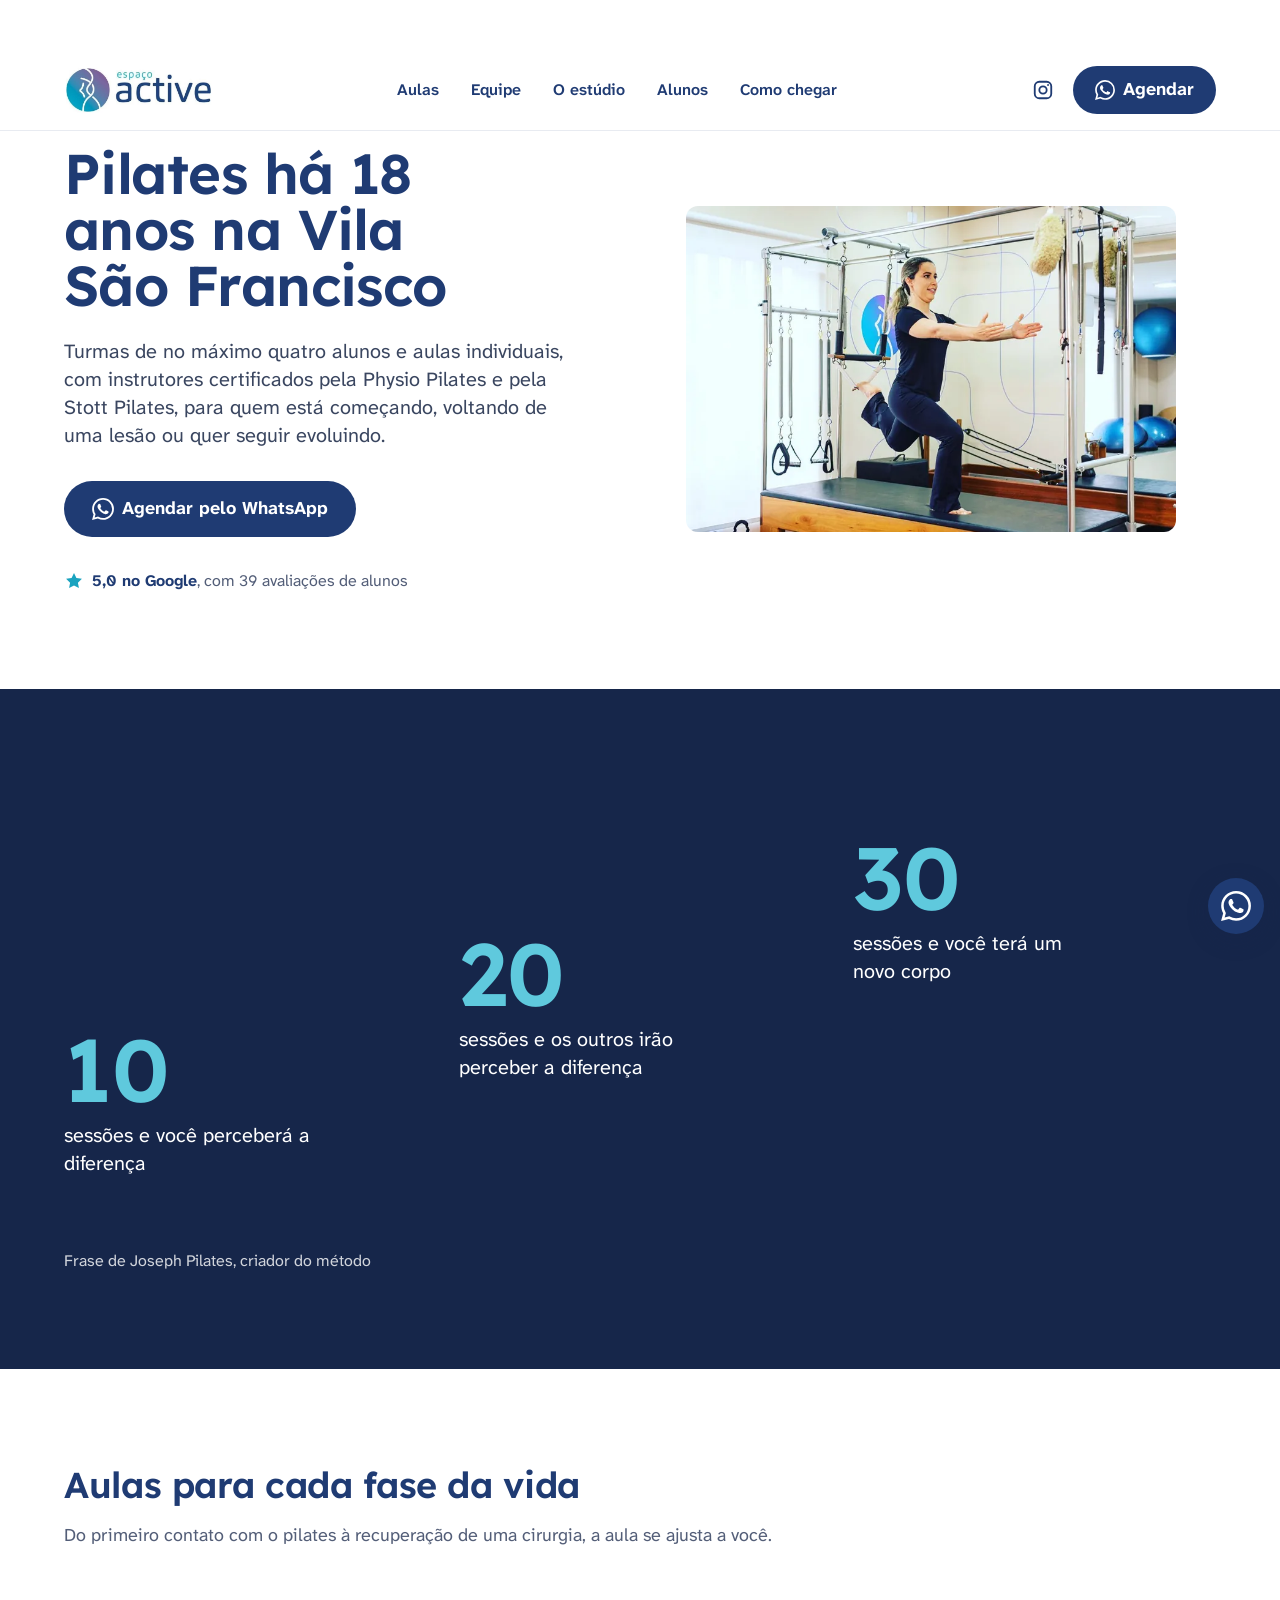
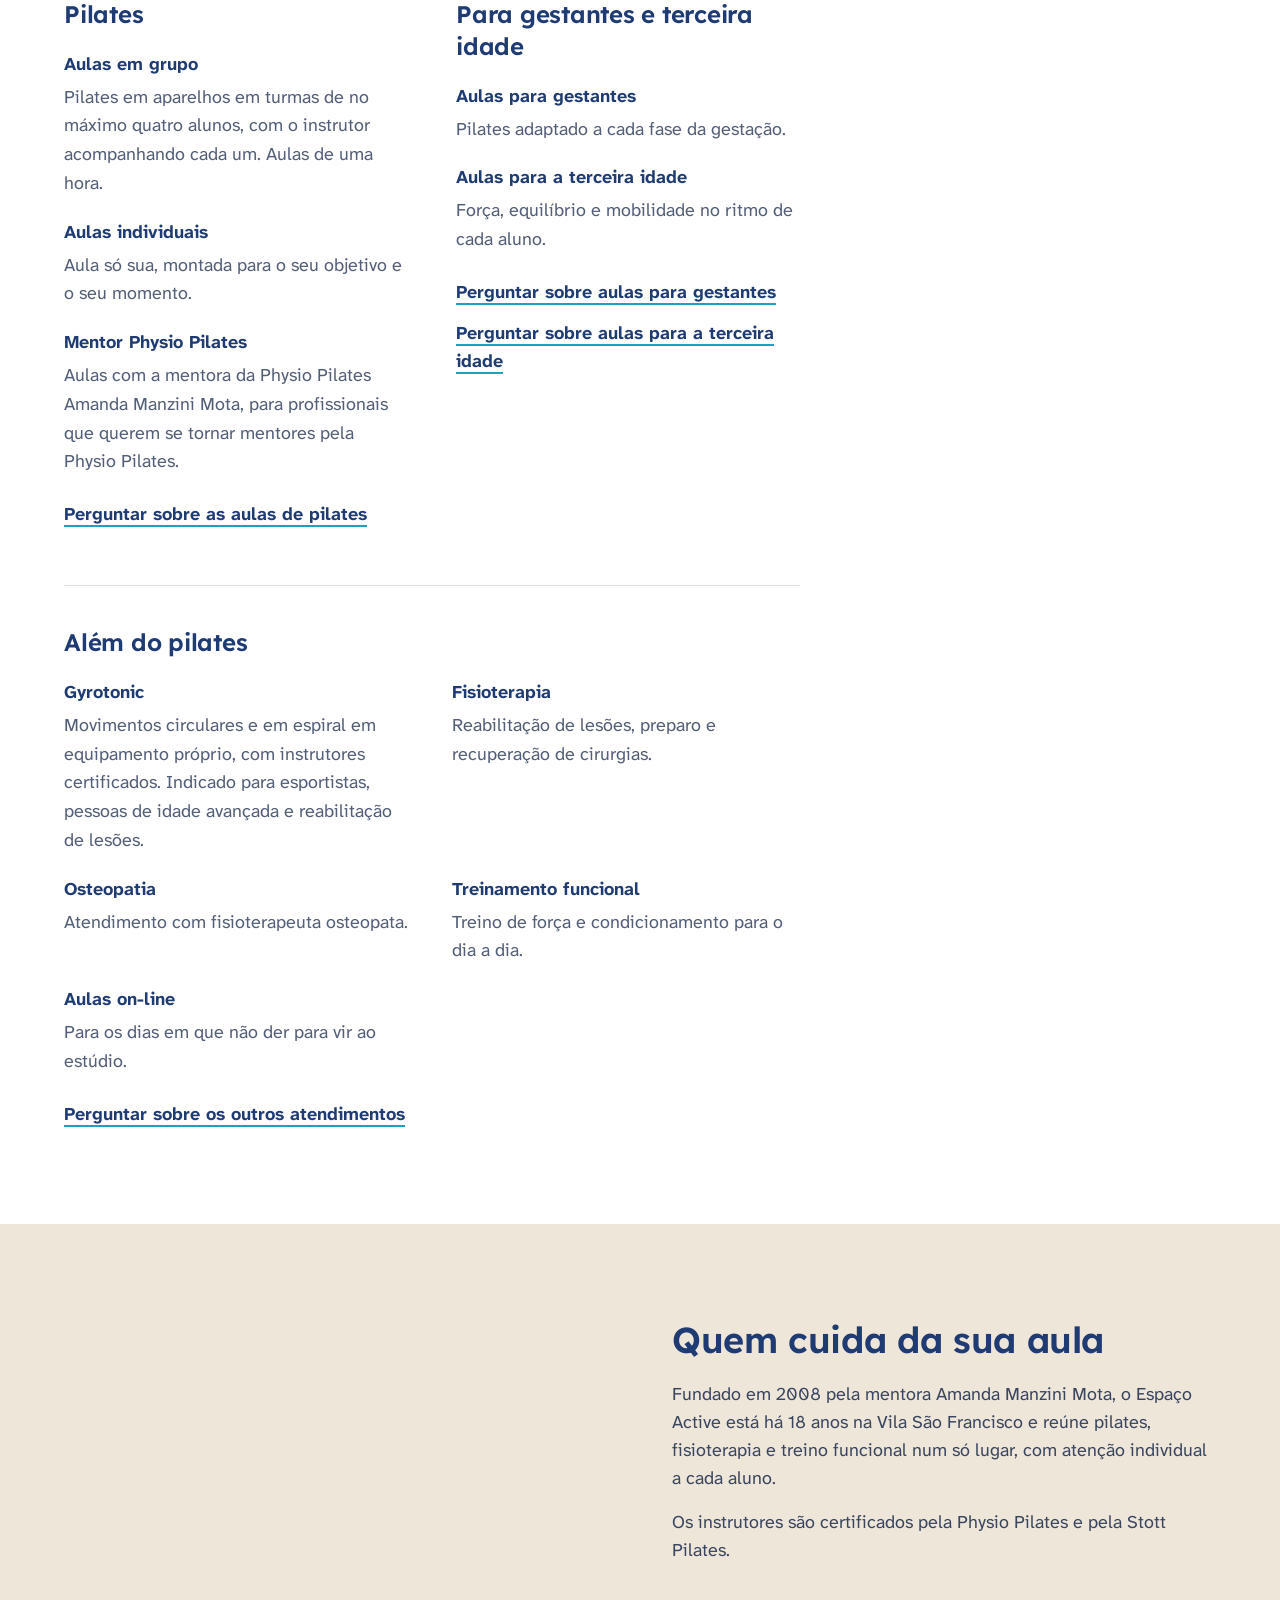
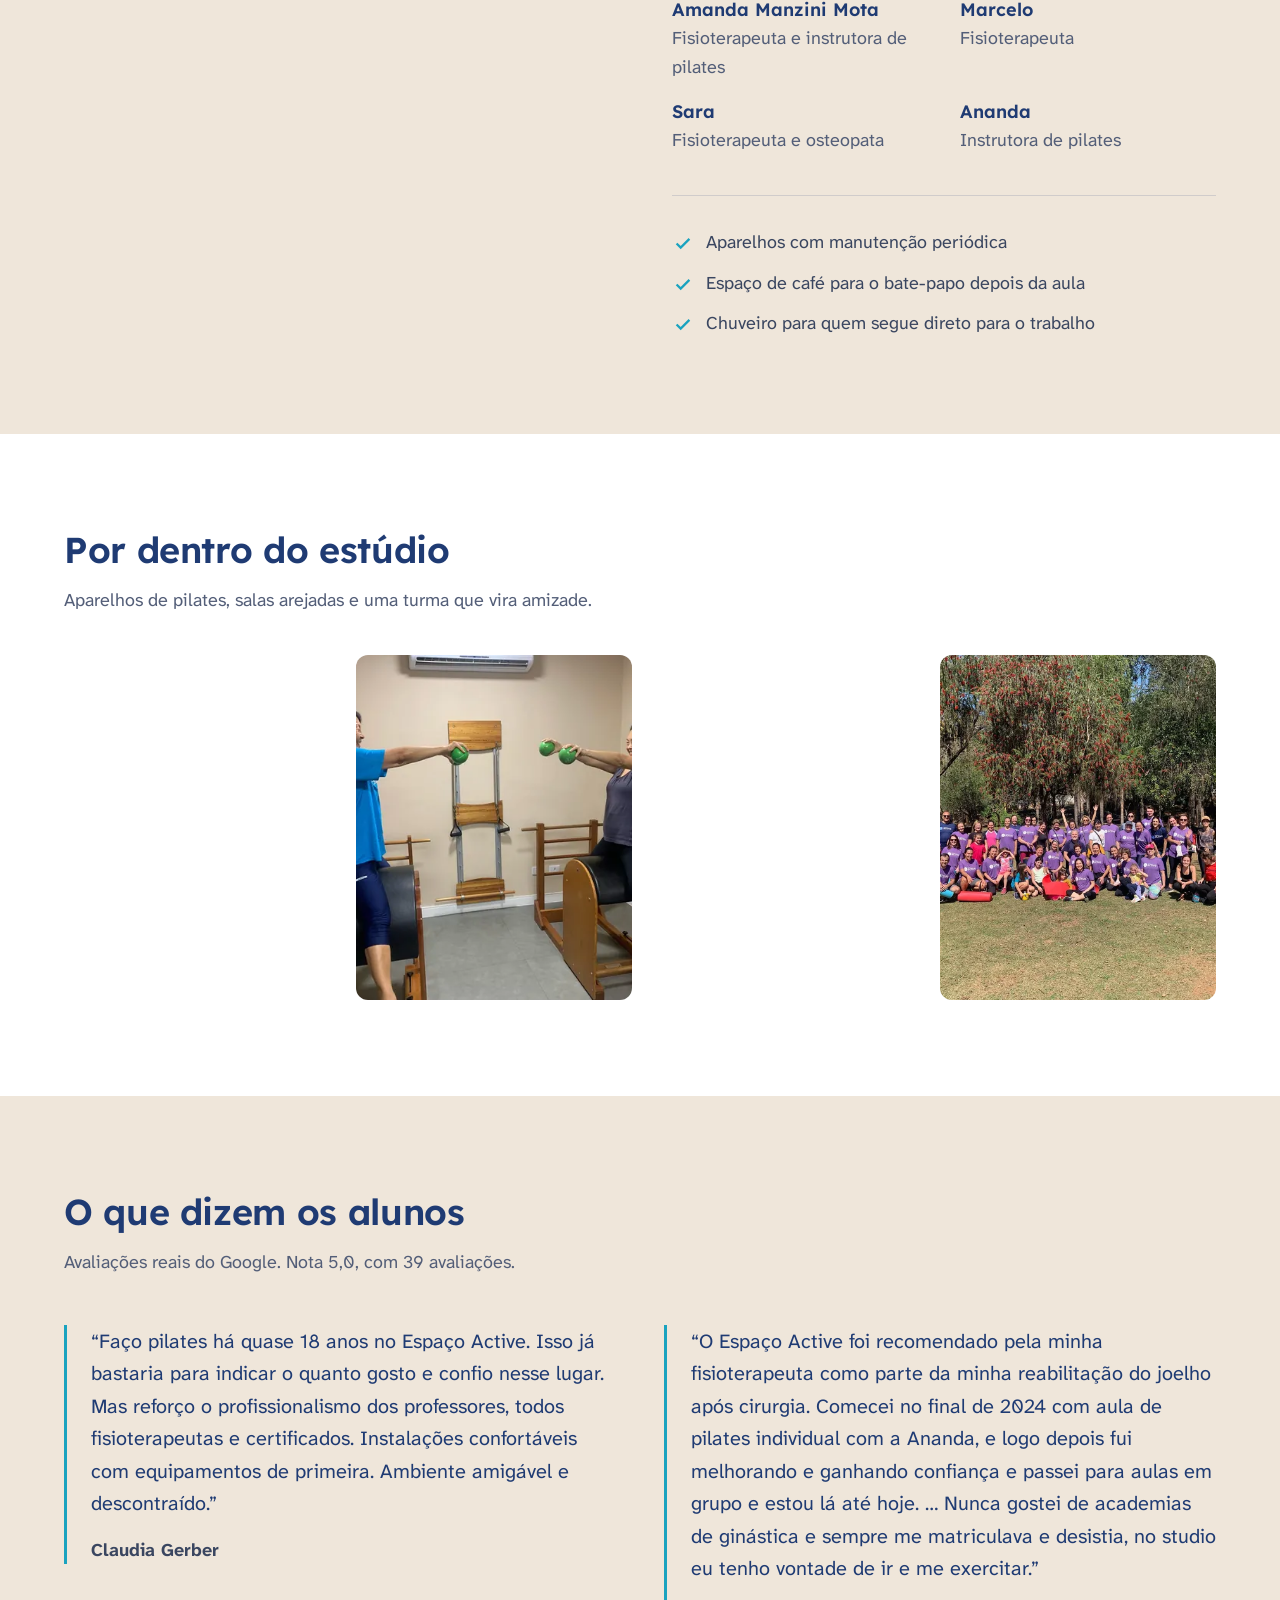
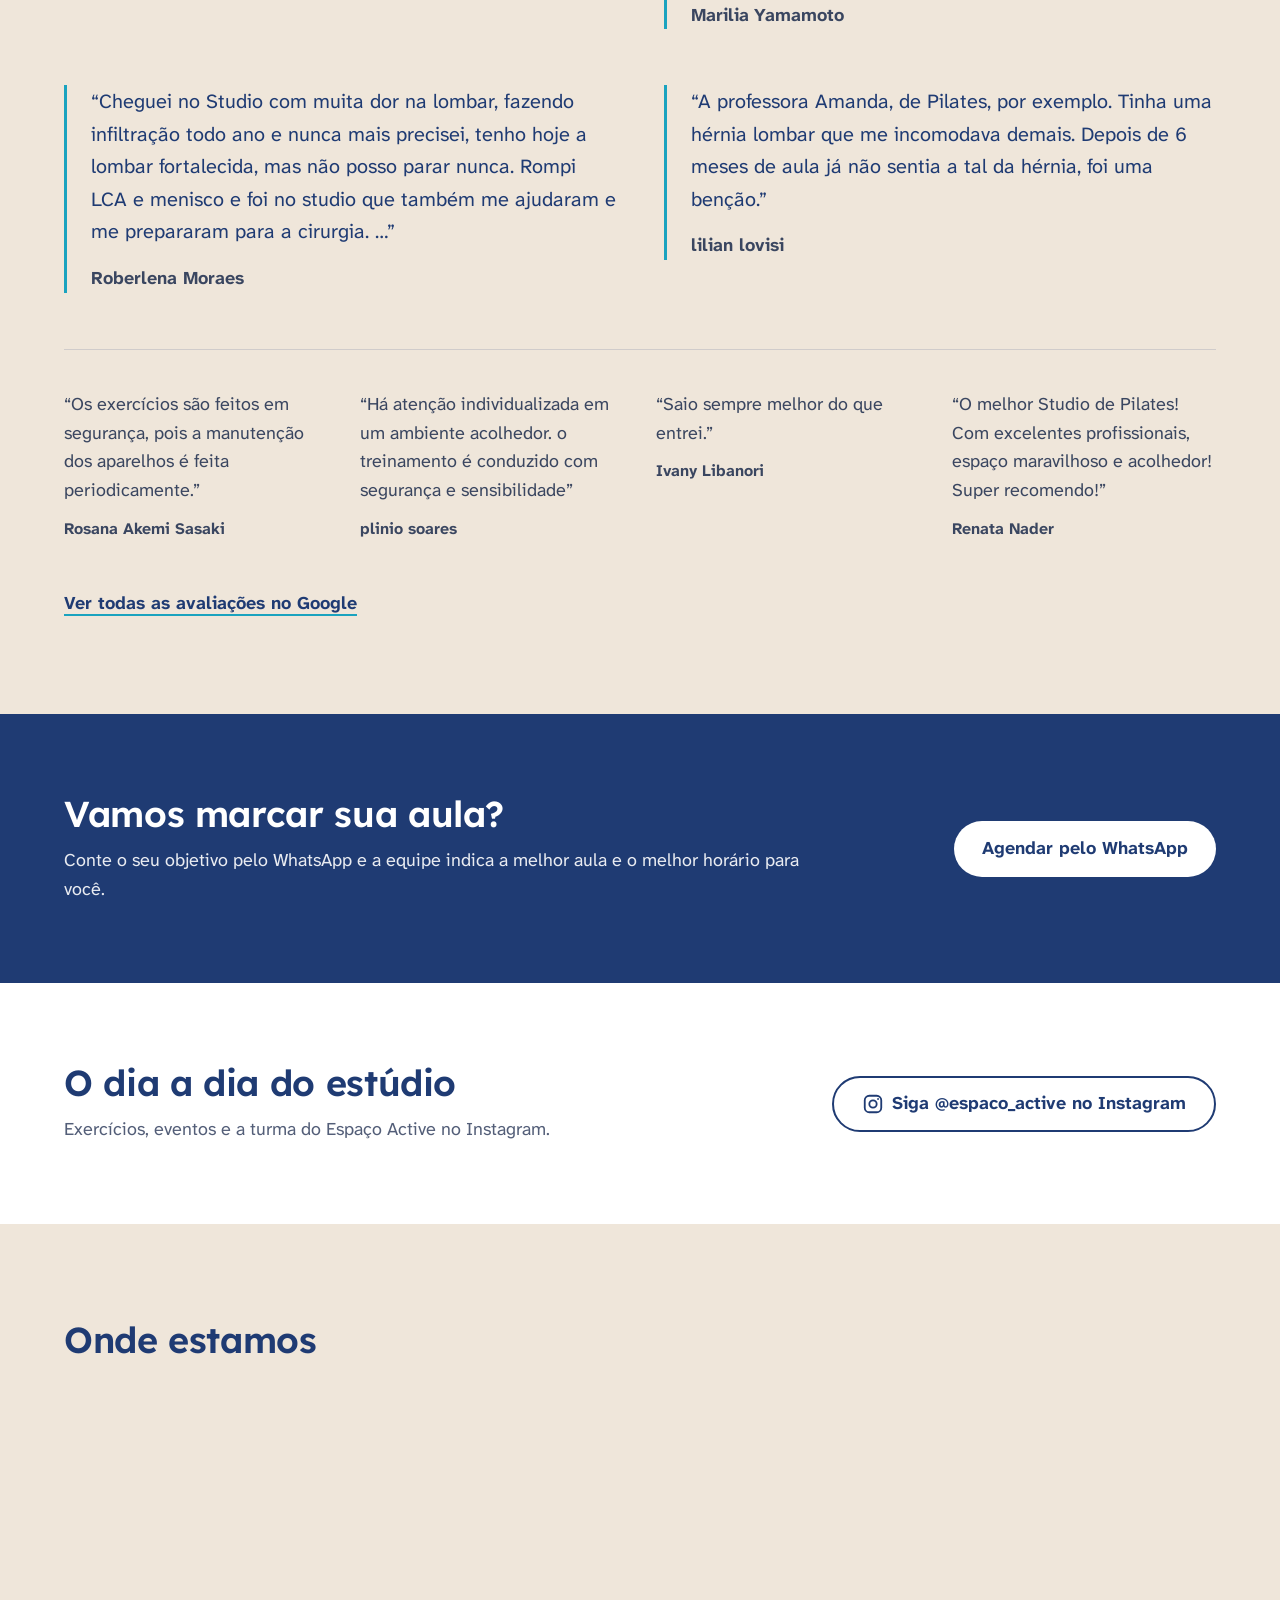
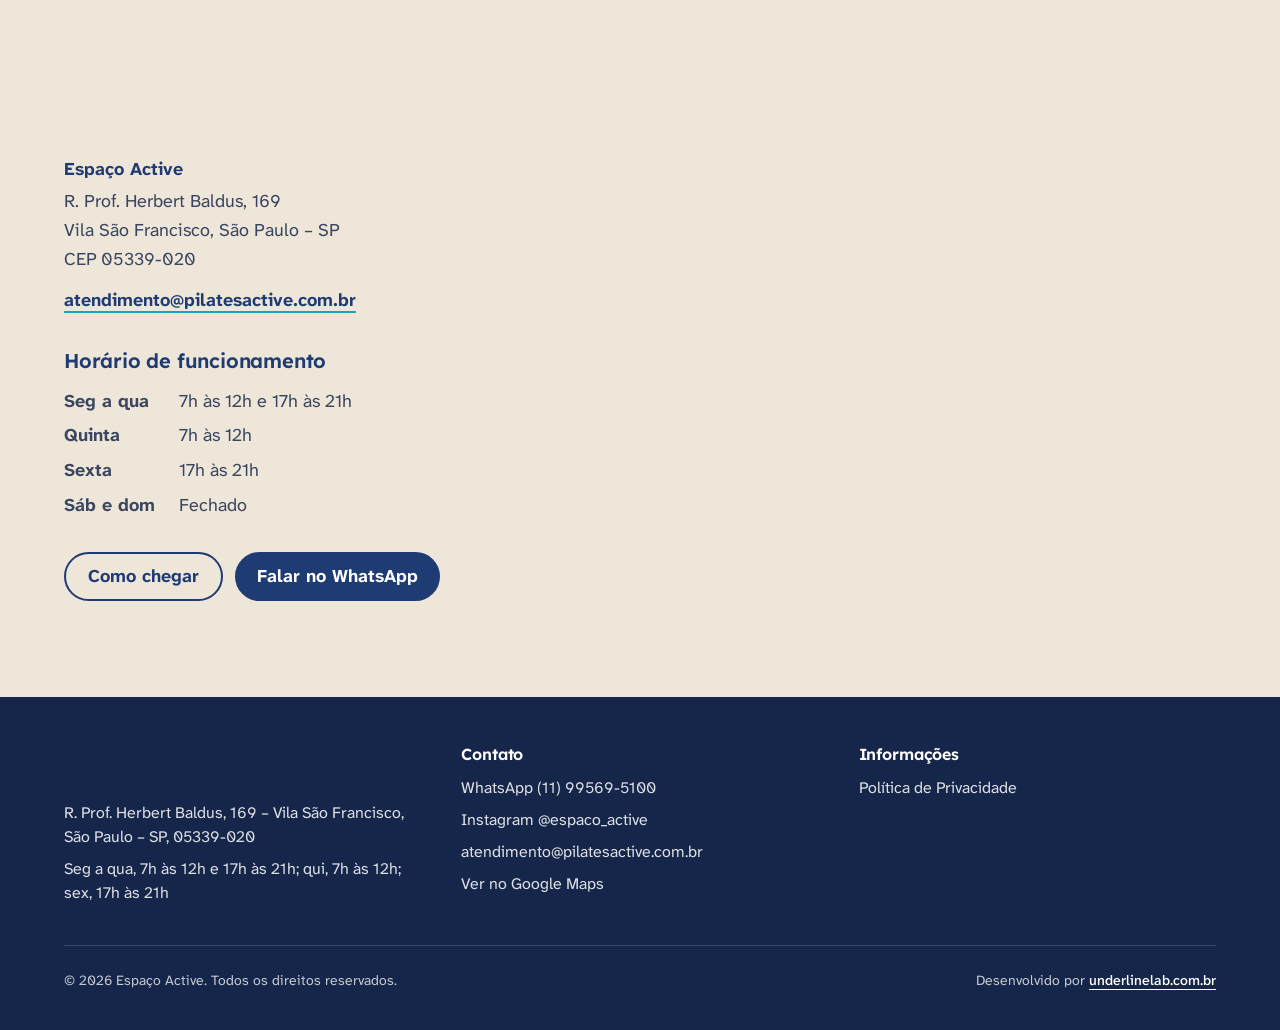
<file: aula-com-mentor-phisio-pilates-polestar/index.html>
<!doctype html>
<html lang="pt-BR">
<head>
  <meta charset="utf-8">
  <meta name="viewport" content="width=device-width, initial-scale=1">
  <!-- REDIRECIONAMENTO -->
  <!-- URL antiga do site anterior (/aula-com-mentor-phisio-pilates-polestar/), mantida para não quebrar links e resultados de busca.
       Se a hospedagem final permitir, o ideal é trocar por redirecionamento 301 no servidor (.htaccess)
       e apagar esta pasta. Não entra no sitemap. -->
  <meta http-equiv="refresh" content="0; url=/#servicos">
  <link rel="canonical" href="https://{{DOMINIO}}/#servicos">
  <meta name="robots" content="noindex">
  <title>Espaço Active</title>
</head>
<body>
  <p>Esta página mudou de endereço. <a href="/#servicos">Ver as aulas do Espaço Active</a>.</p>
</body>
</html>
</file>
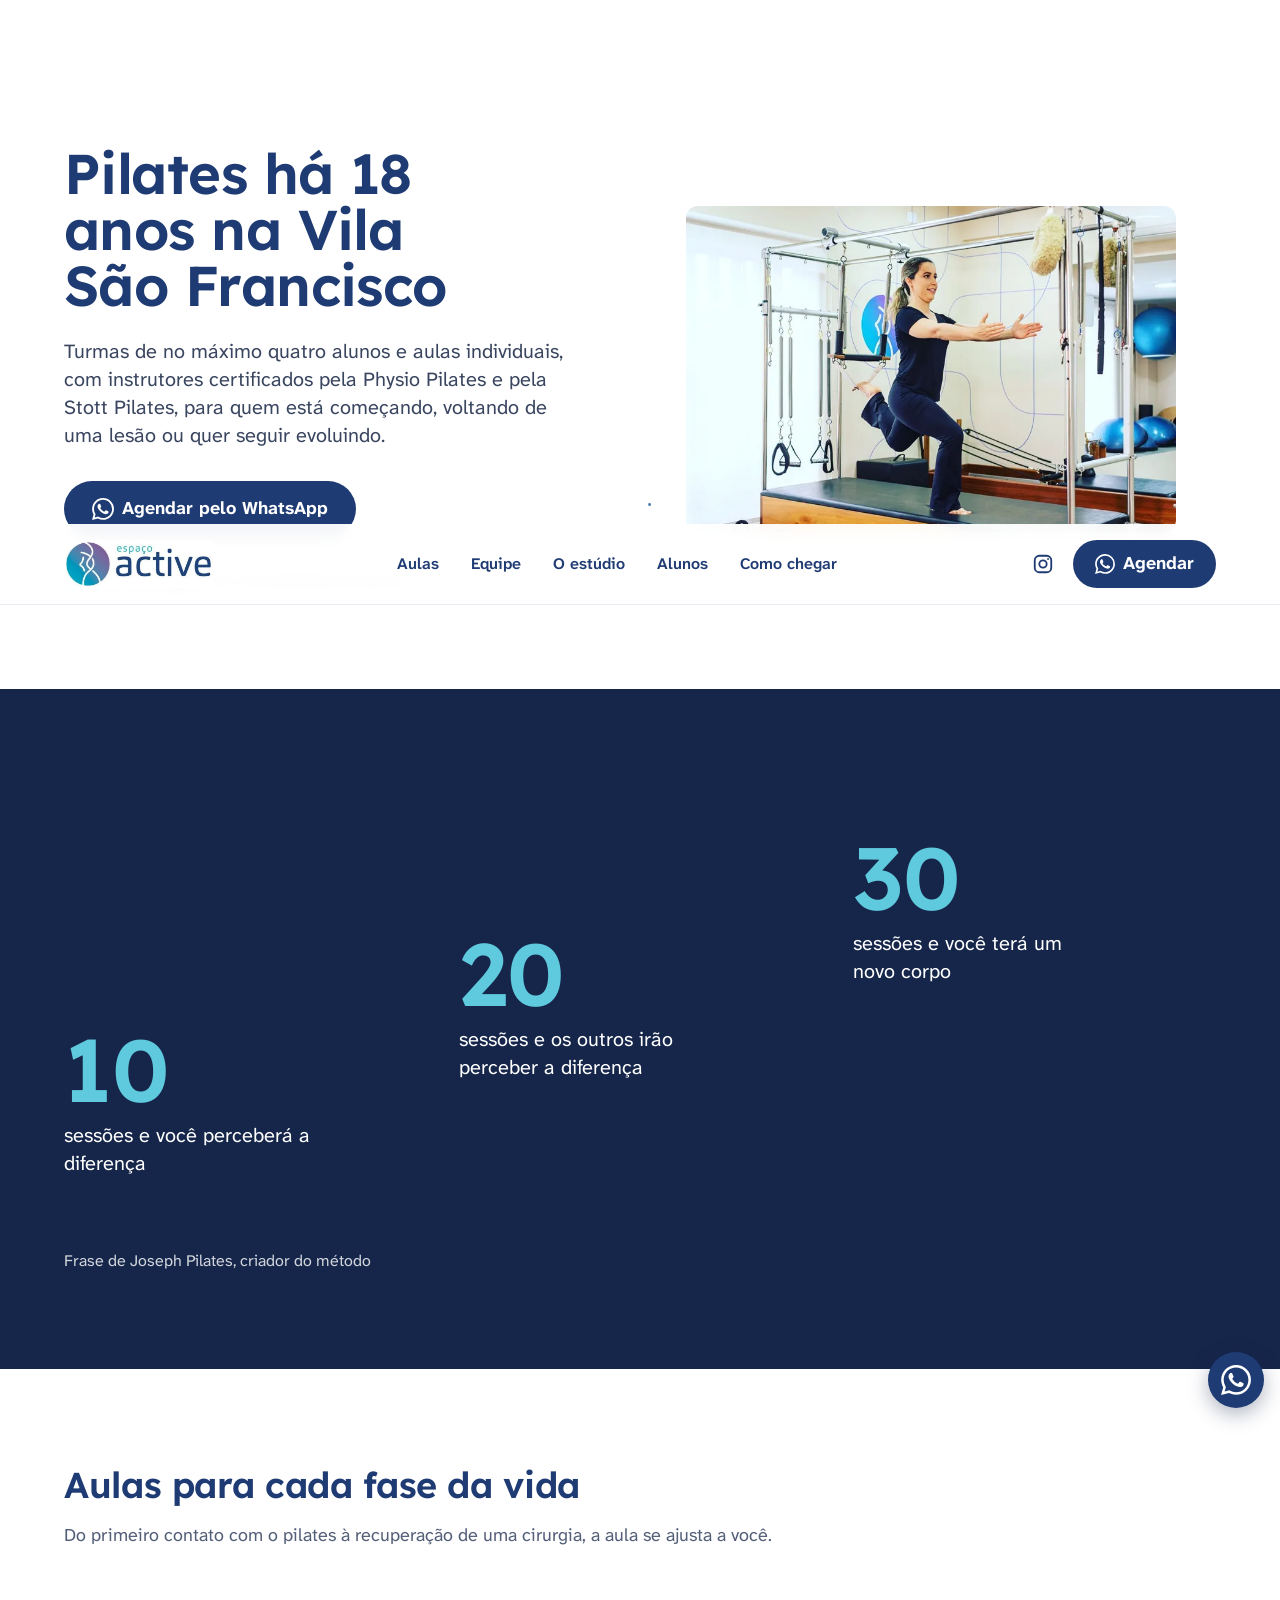
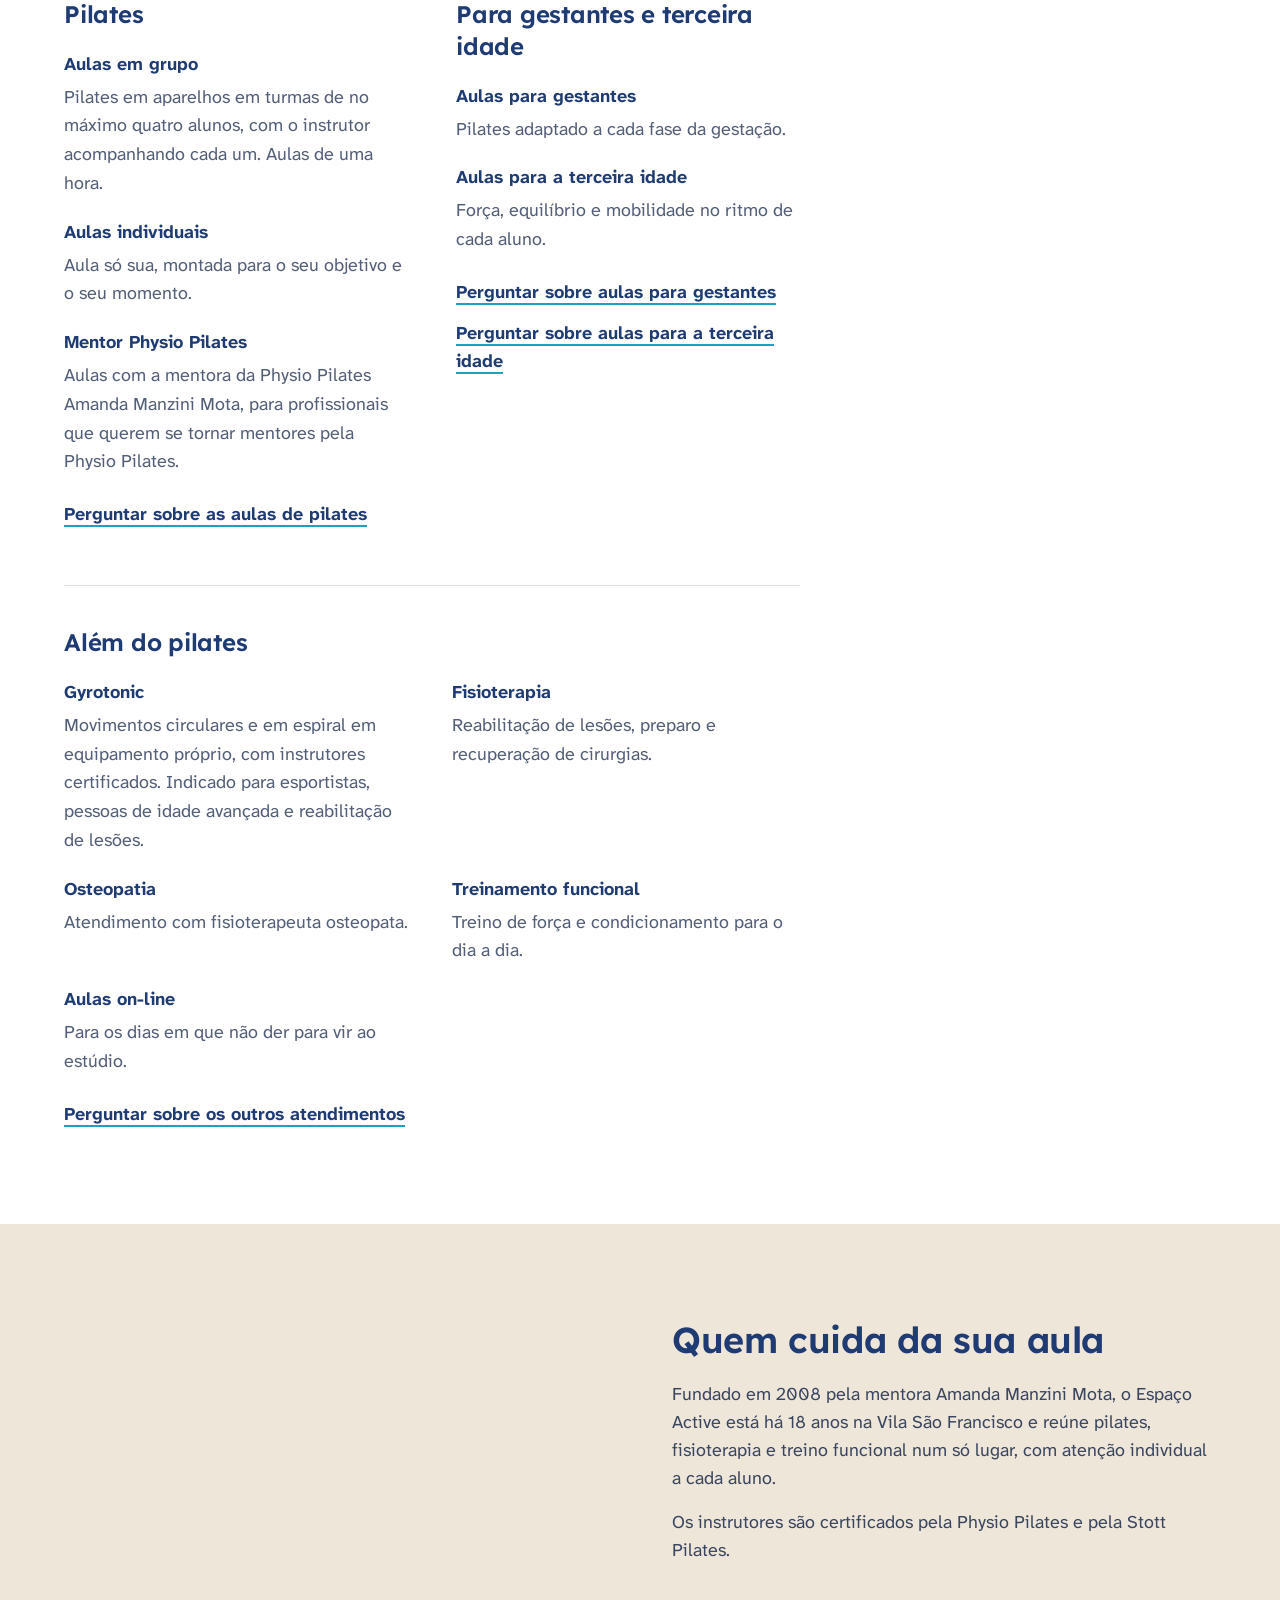
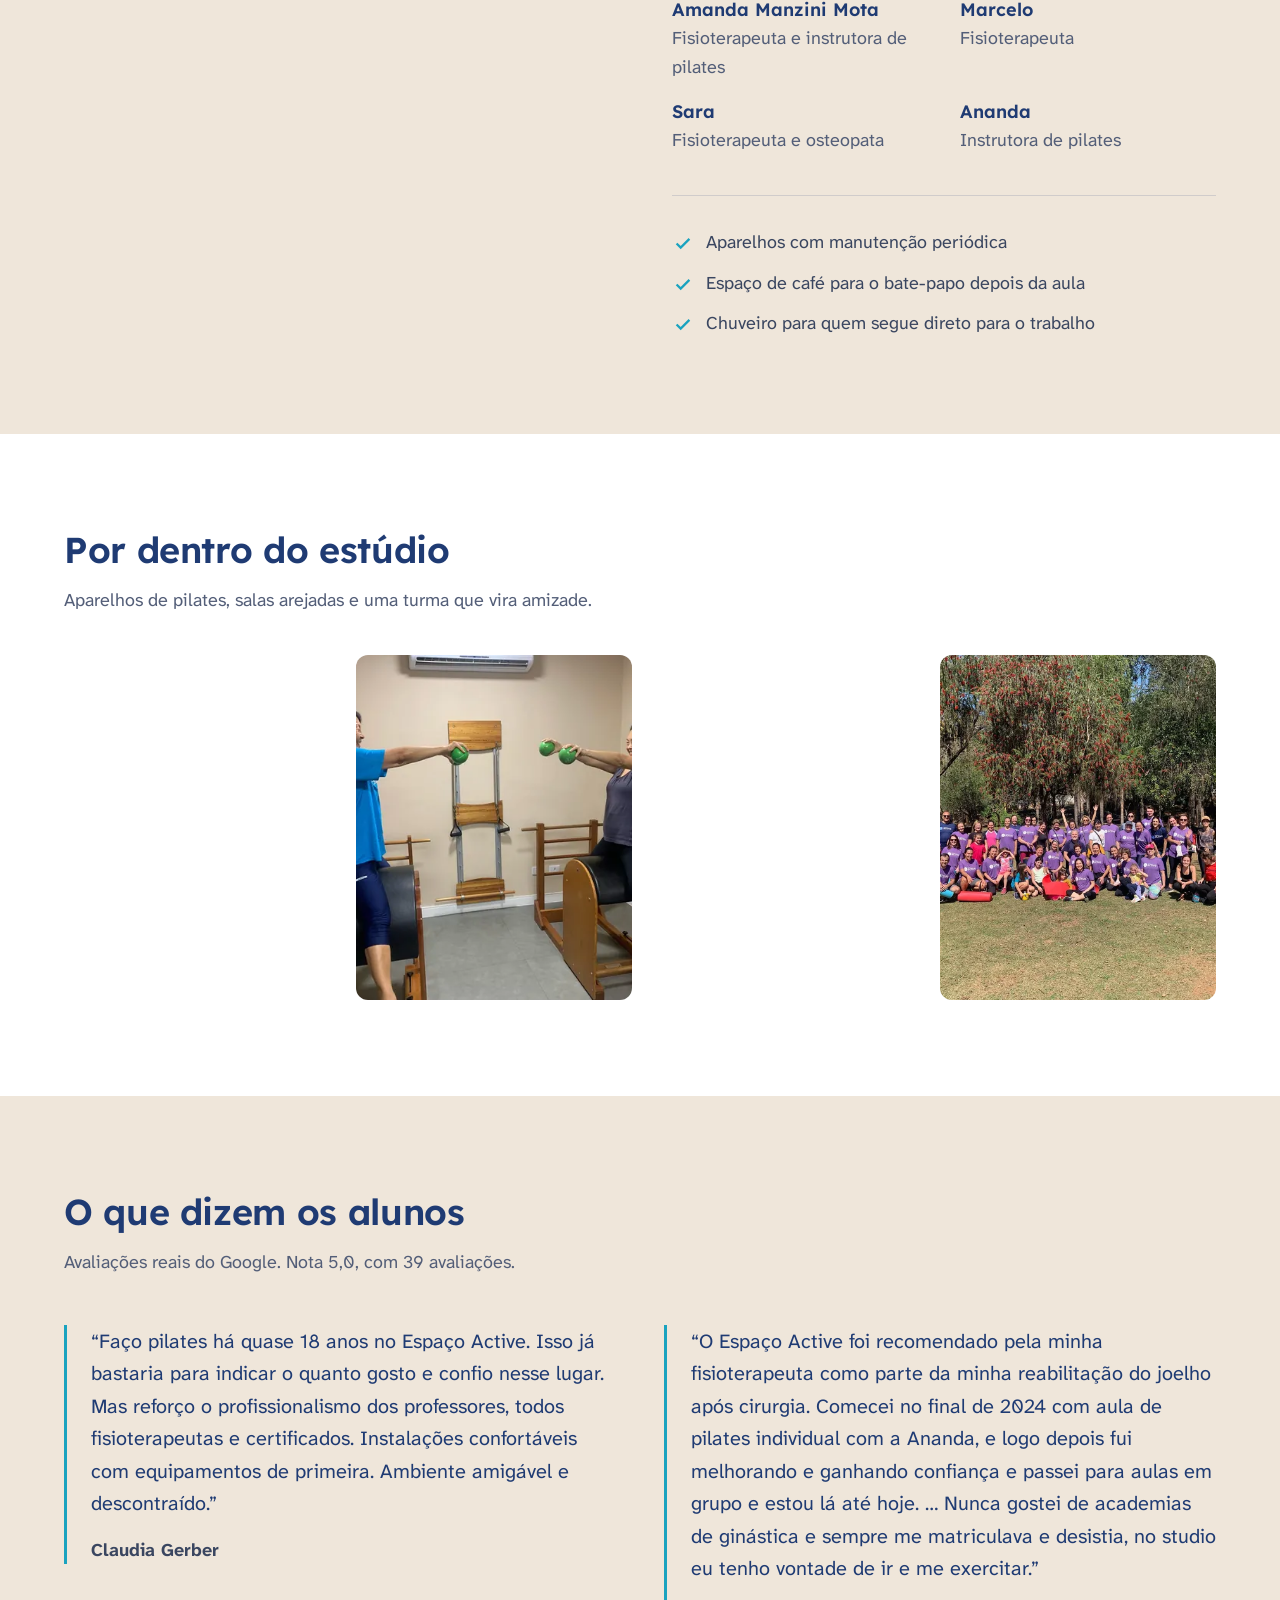
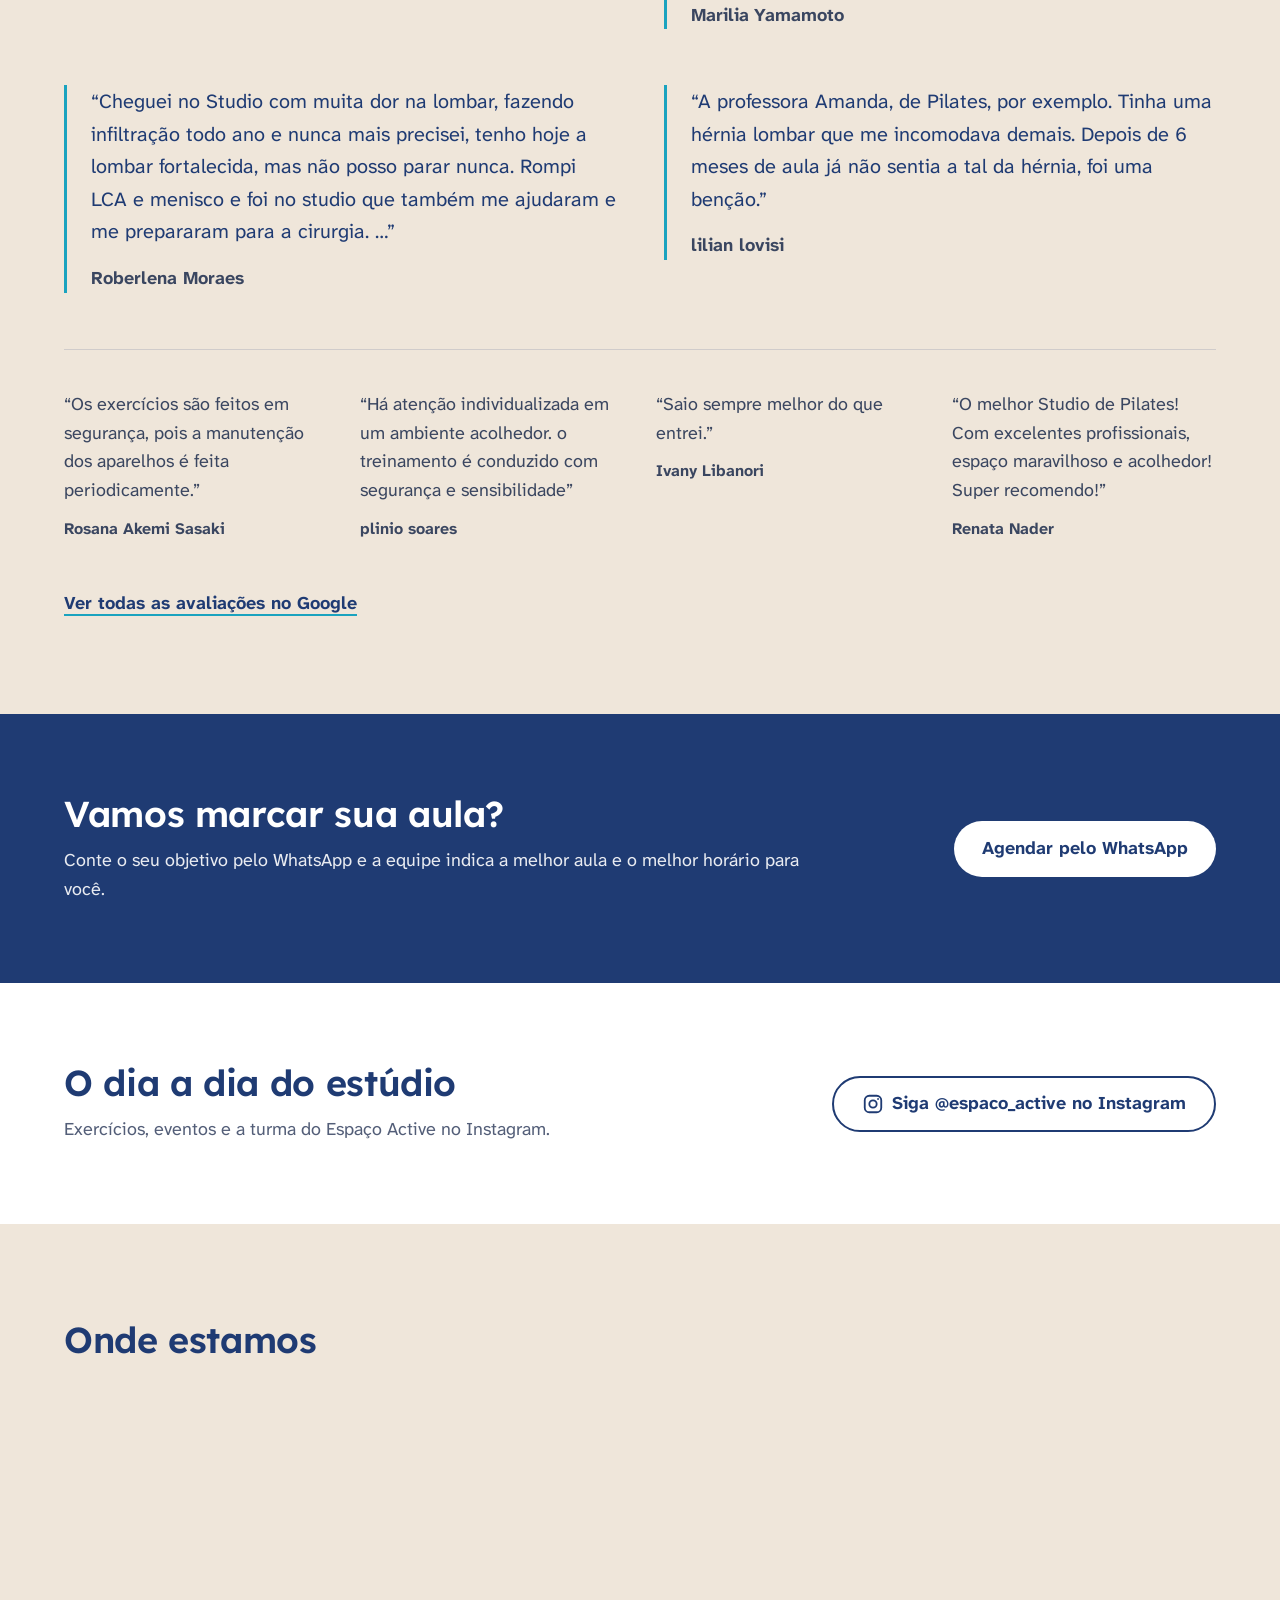
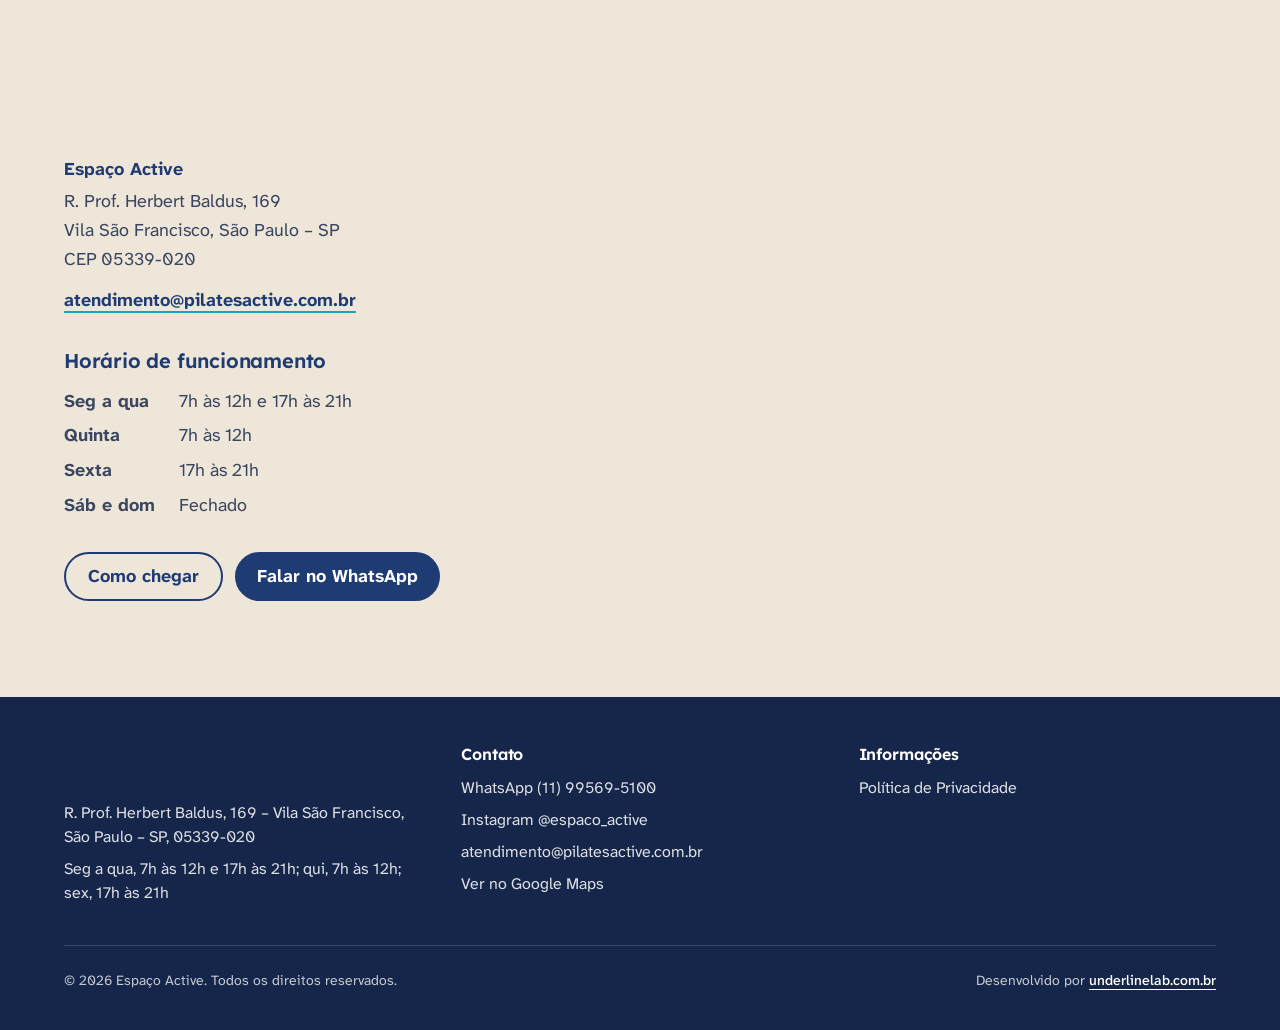
<file: aulas-em-grupo/index.html>
<!doctype html>
<html lang="pt-BR">
<head>
  <meta charset="utf-8">
  <meta name="viewport" content="width=device-width, initial-scale=1">
  <!-- REDIRECIONAMENTO -->
  <!-- URL antiga do site anterior (/aulas-em-grupo/), mantida para não quebrar links e resultados de busca.
       Se a hospedagem final permitir, o ideal é trocar por redirecionamento 301 no servidor (.htaccess)
       e apagar esta pasta. Não entra no sitemap. -->
  <meta http-equiv="refresh" content="0; url=/#servicos">
  <link rel="canonical" href="https://{{DOMINIO}}/#servicos">
  <meta name="robots" content="noindex">
  <title>Espaço Active</title>
</head>
<body>
  <p>Esta página mudou de endereço. <a href="/#servicos">Ver as aulas do Espaço Active</a>.</p>
</body>
</html>
</file>
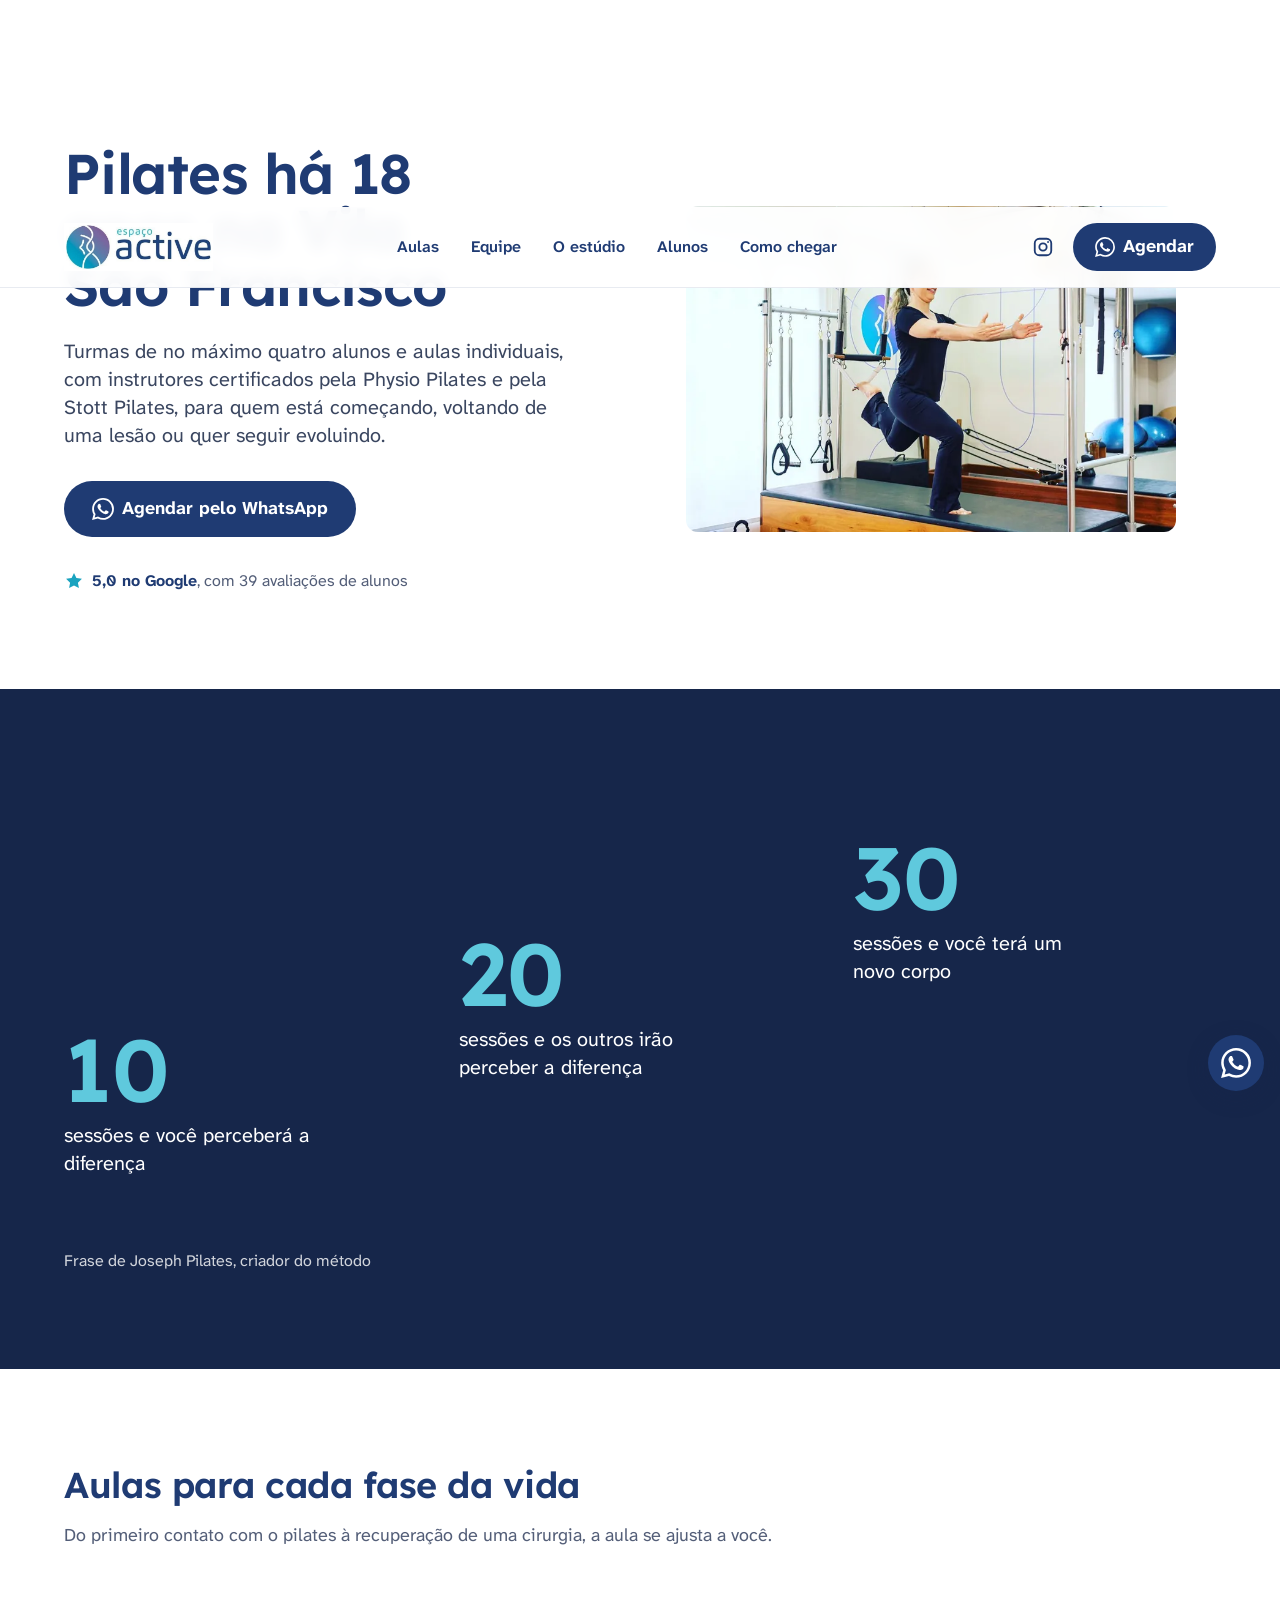
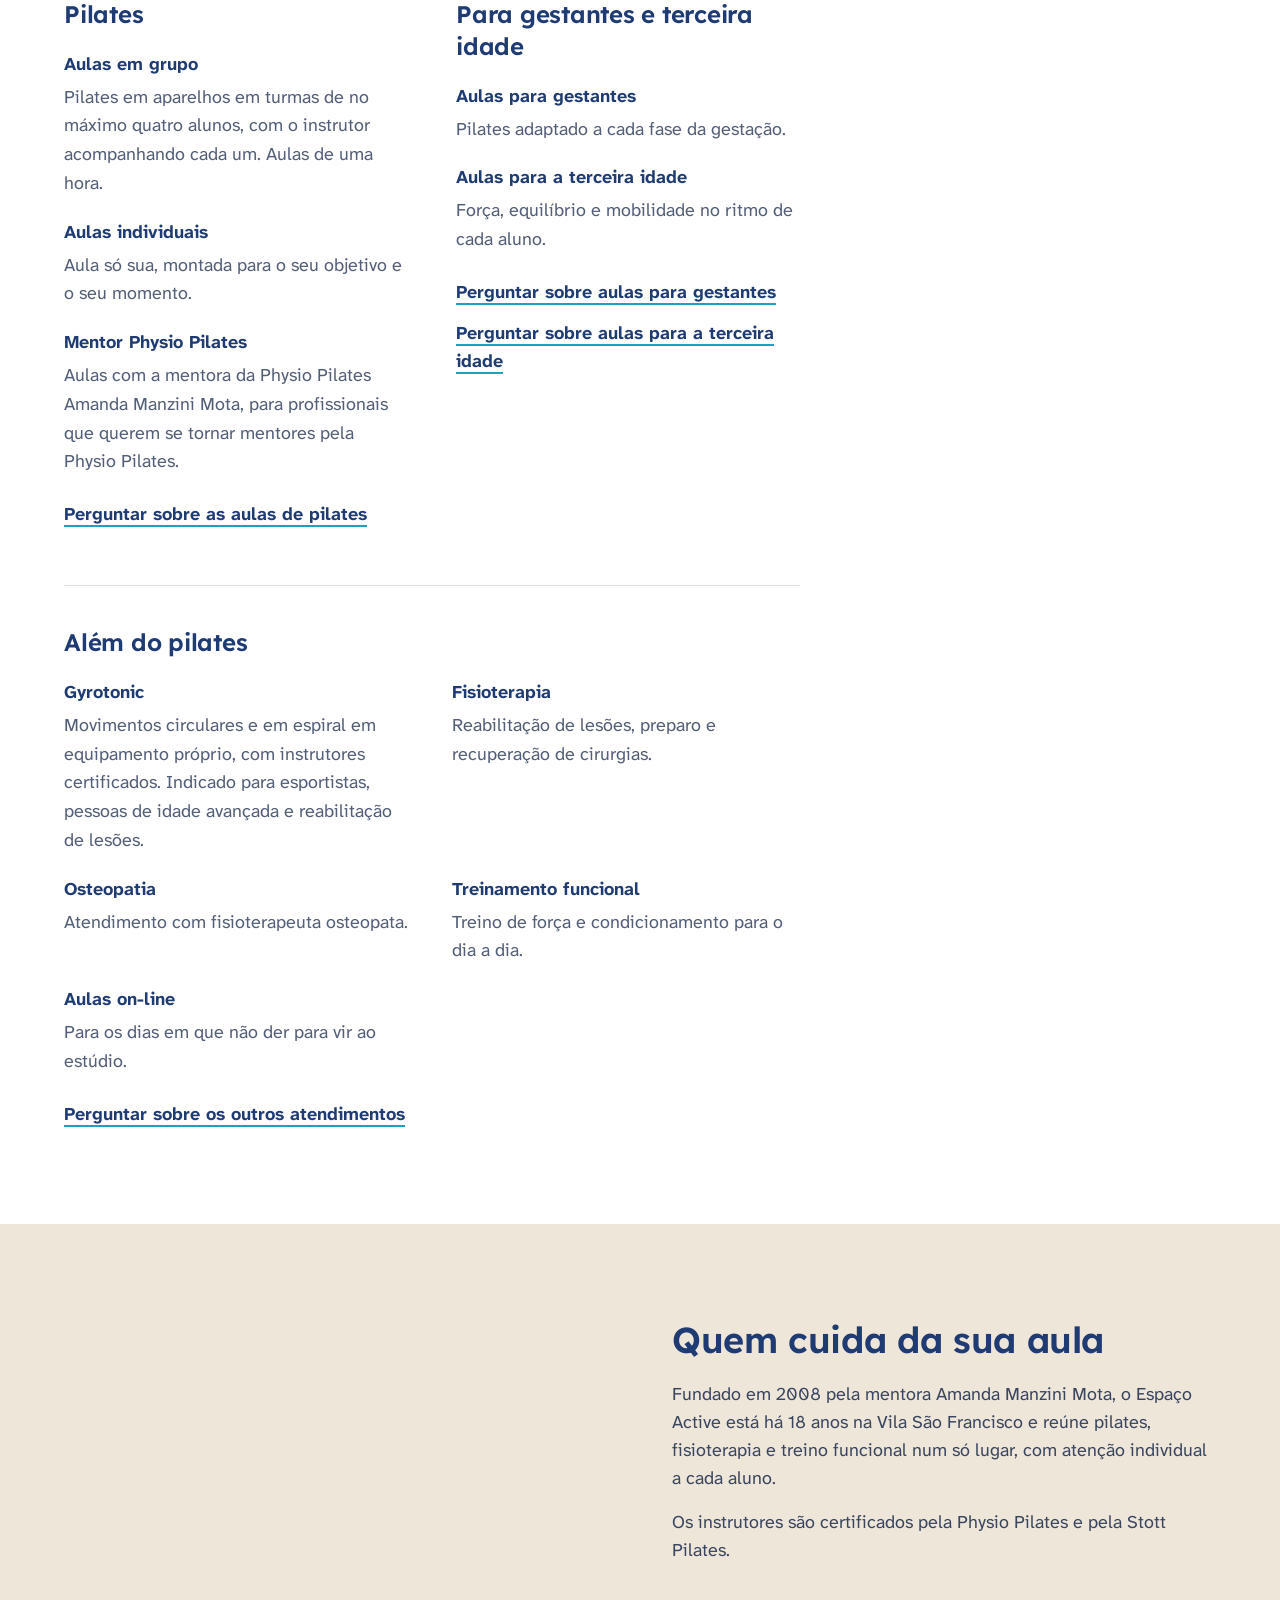
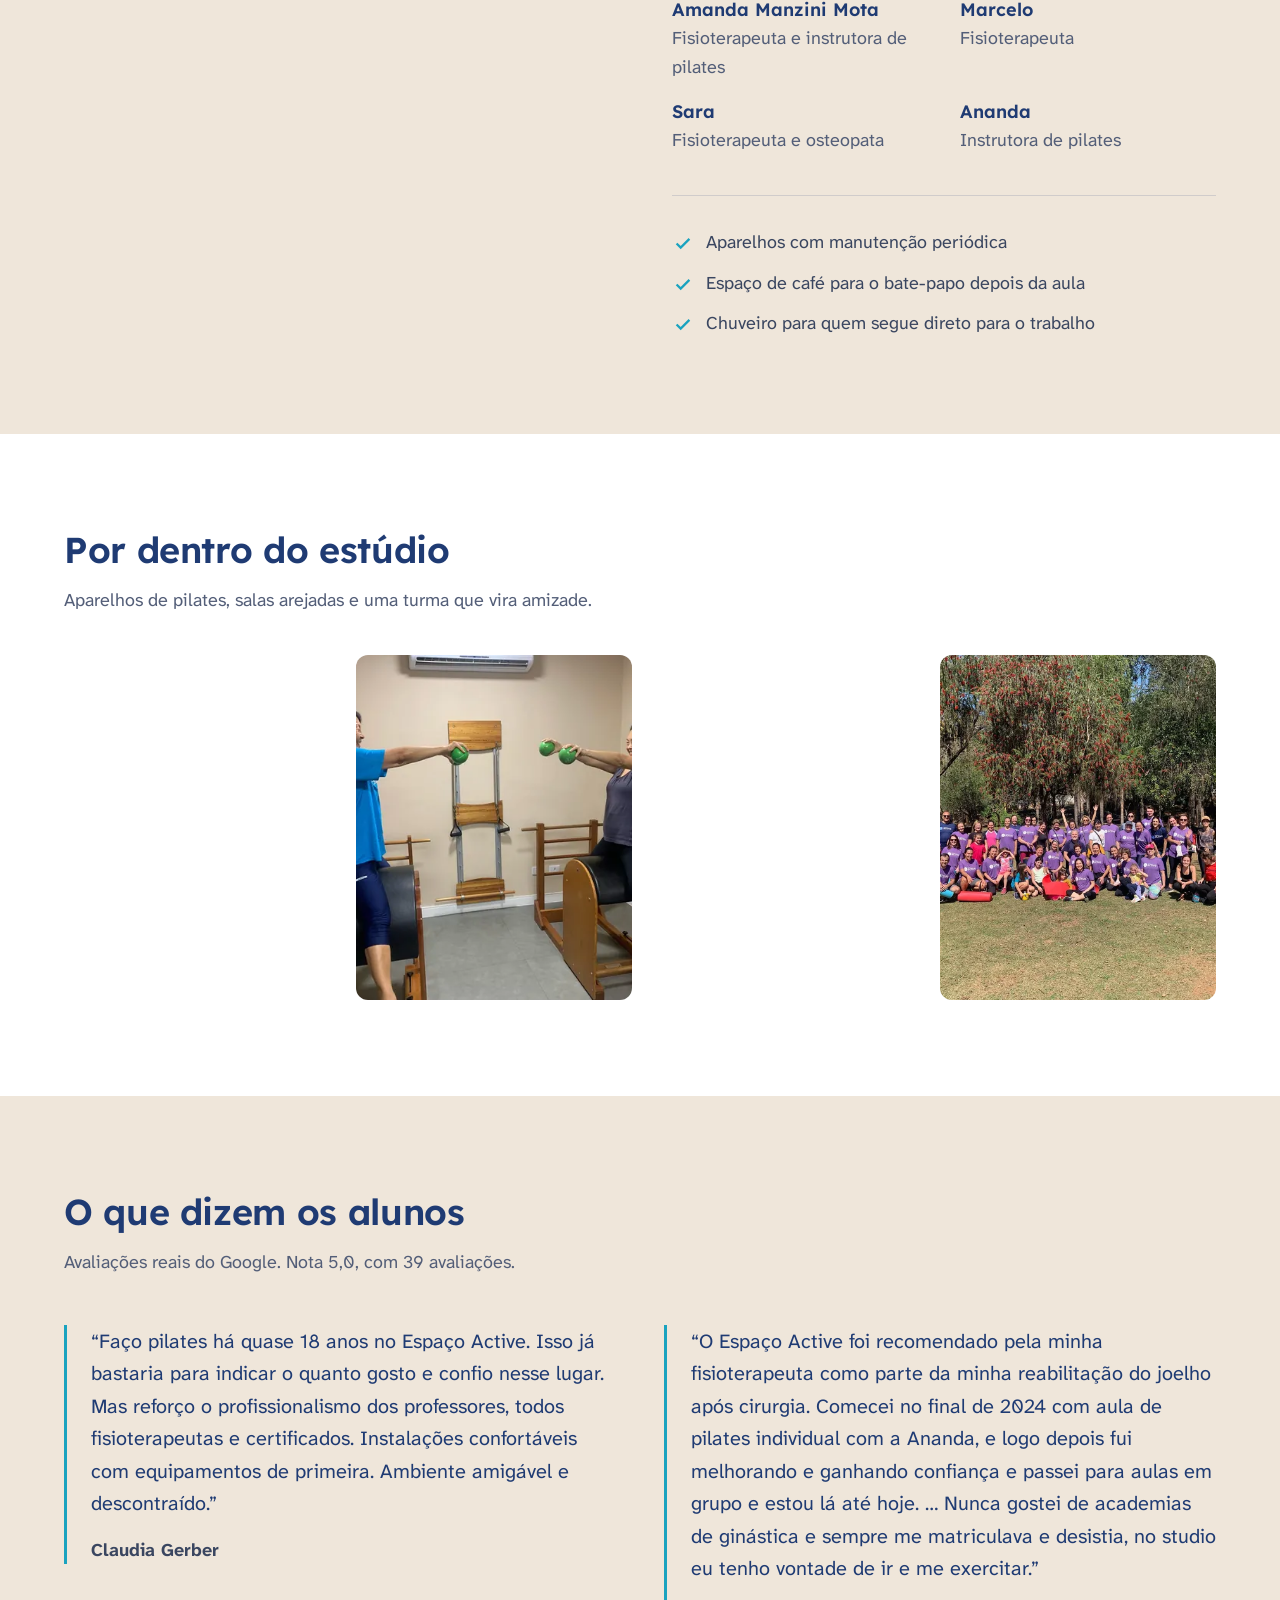
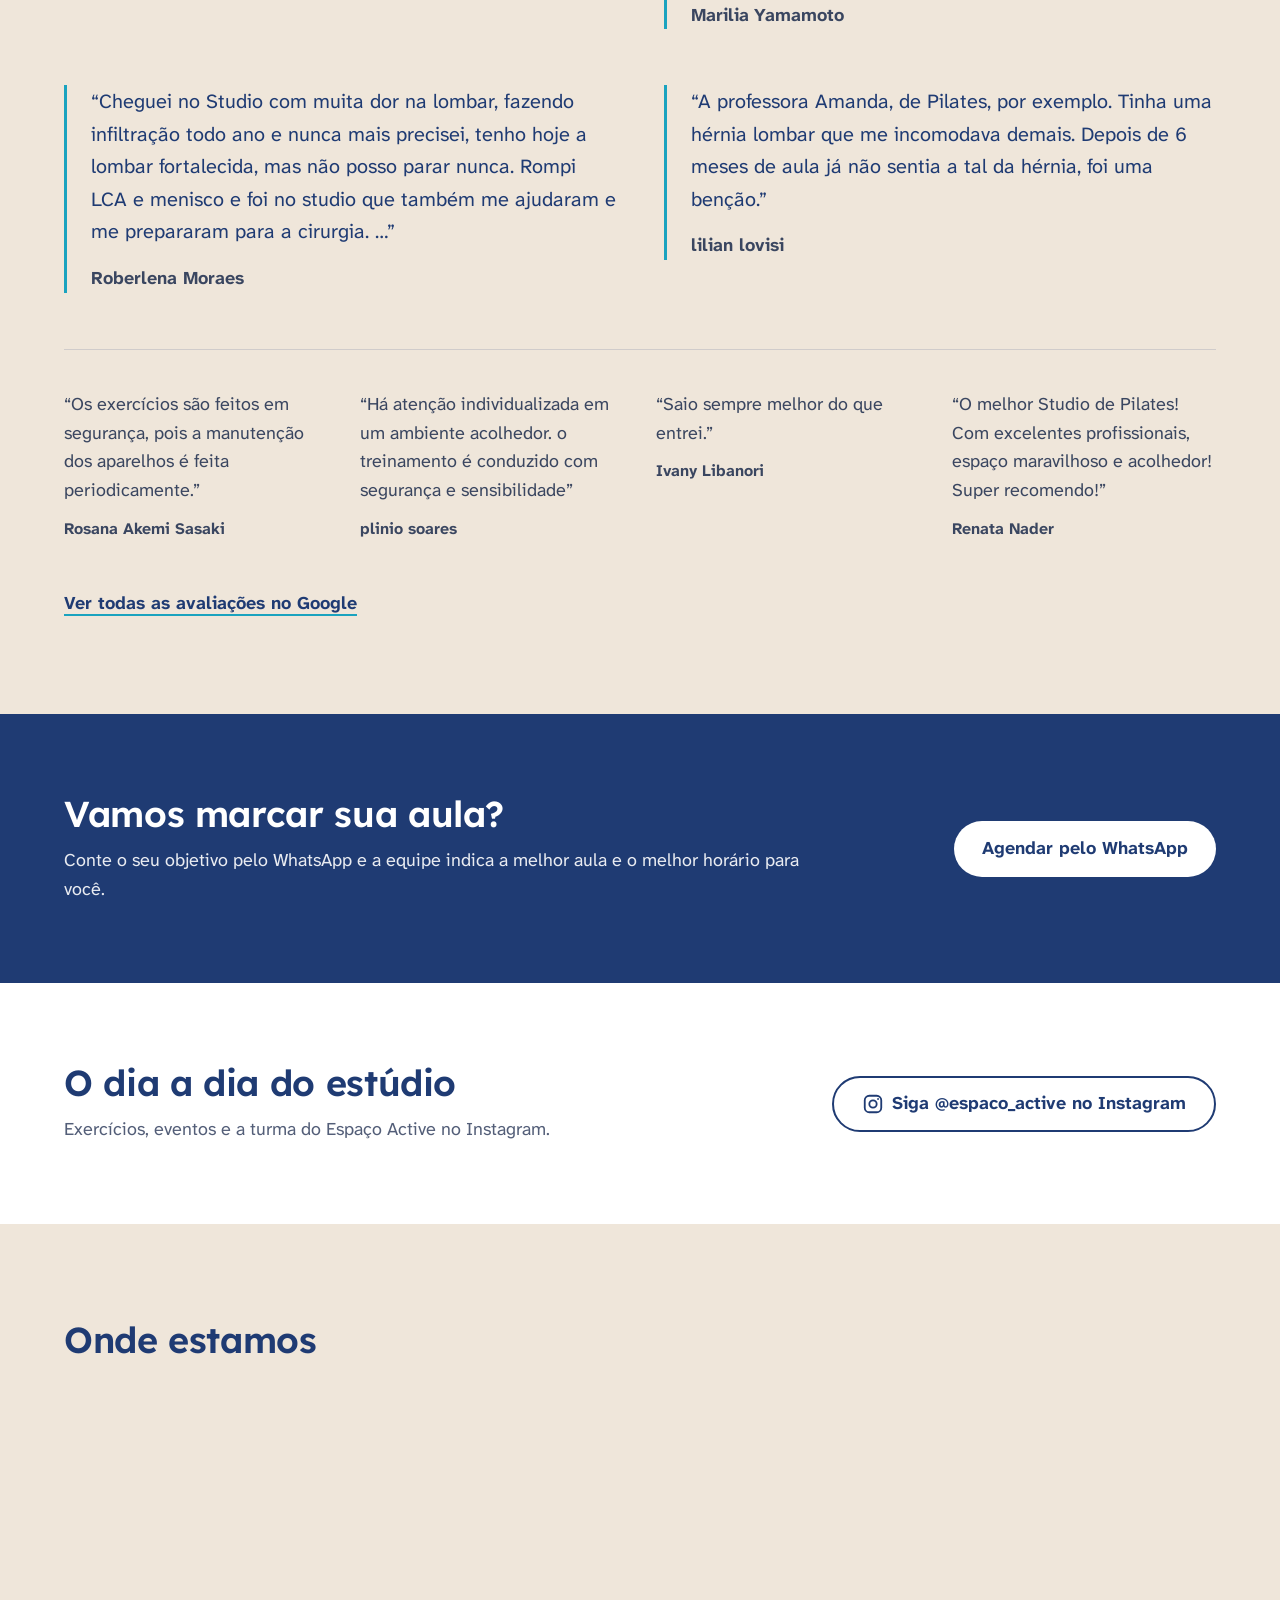
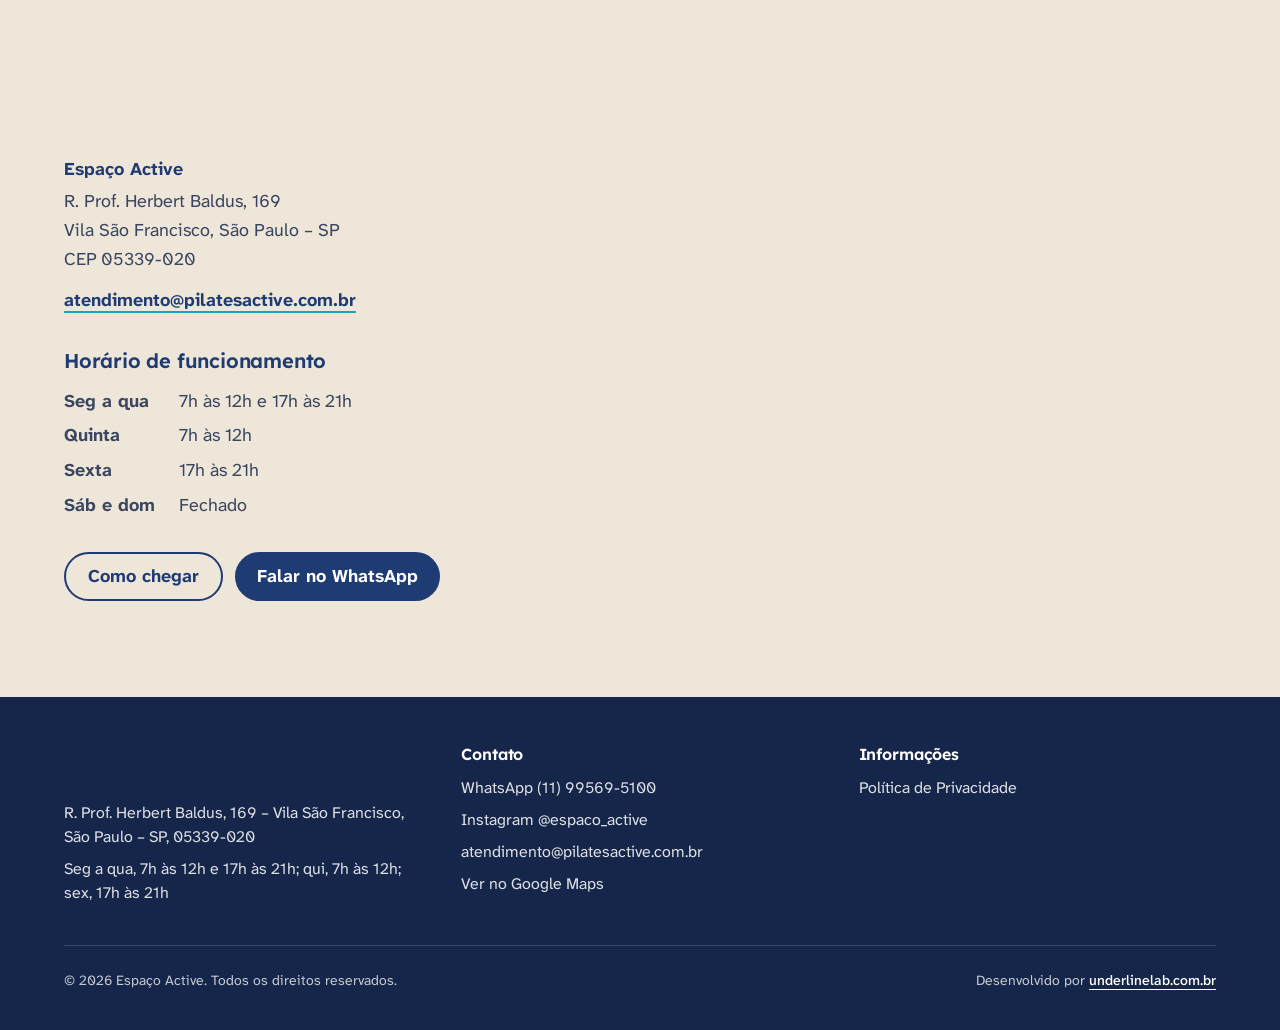
<file: aulas-individuais-pilates/index.html>
<!doctype html>
<html lang="pt-BR">
<head>
  <meta charset="utf-8">
  <meta name="viewport" content="width=device-width, initial-scale=1">
  <!-- REDIRECIONAMENTO -->
  <!-- URL antiga do site anterior (/aulas-individuais-pilates/), mantida para não quebrar links e resultados de busca.
       Se a hospedagem final permitir, o ideal é trocar por redirecionamento 301 no servidor (.htaccess)
       e apagar esta pasta. Não entra no sitemap. -->
  <meta http-equiv="refresh" content="0; url=/#servicos">
  <link rel="canonical" href="https://{{DOMINIO}}/#servicos">
  <meta name="robots" content="noindex">
  <title>Espaço Active</title>
</head>
<body>
  <p>Esta página mudou de endereço. <a href="/#servicos">Ver as aulas do Espaço Active</a>.</p>
</body>
</html>
</file>
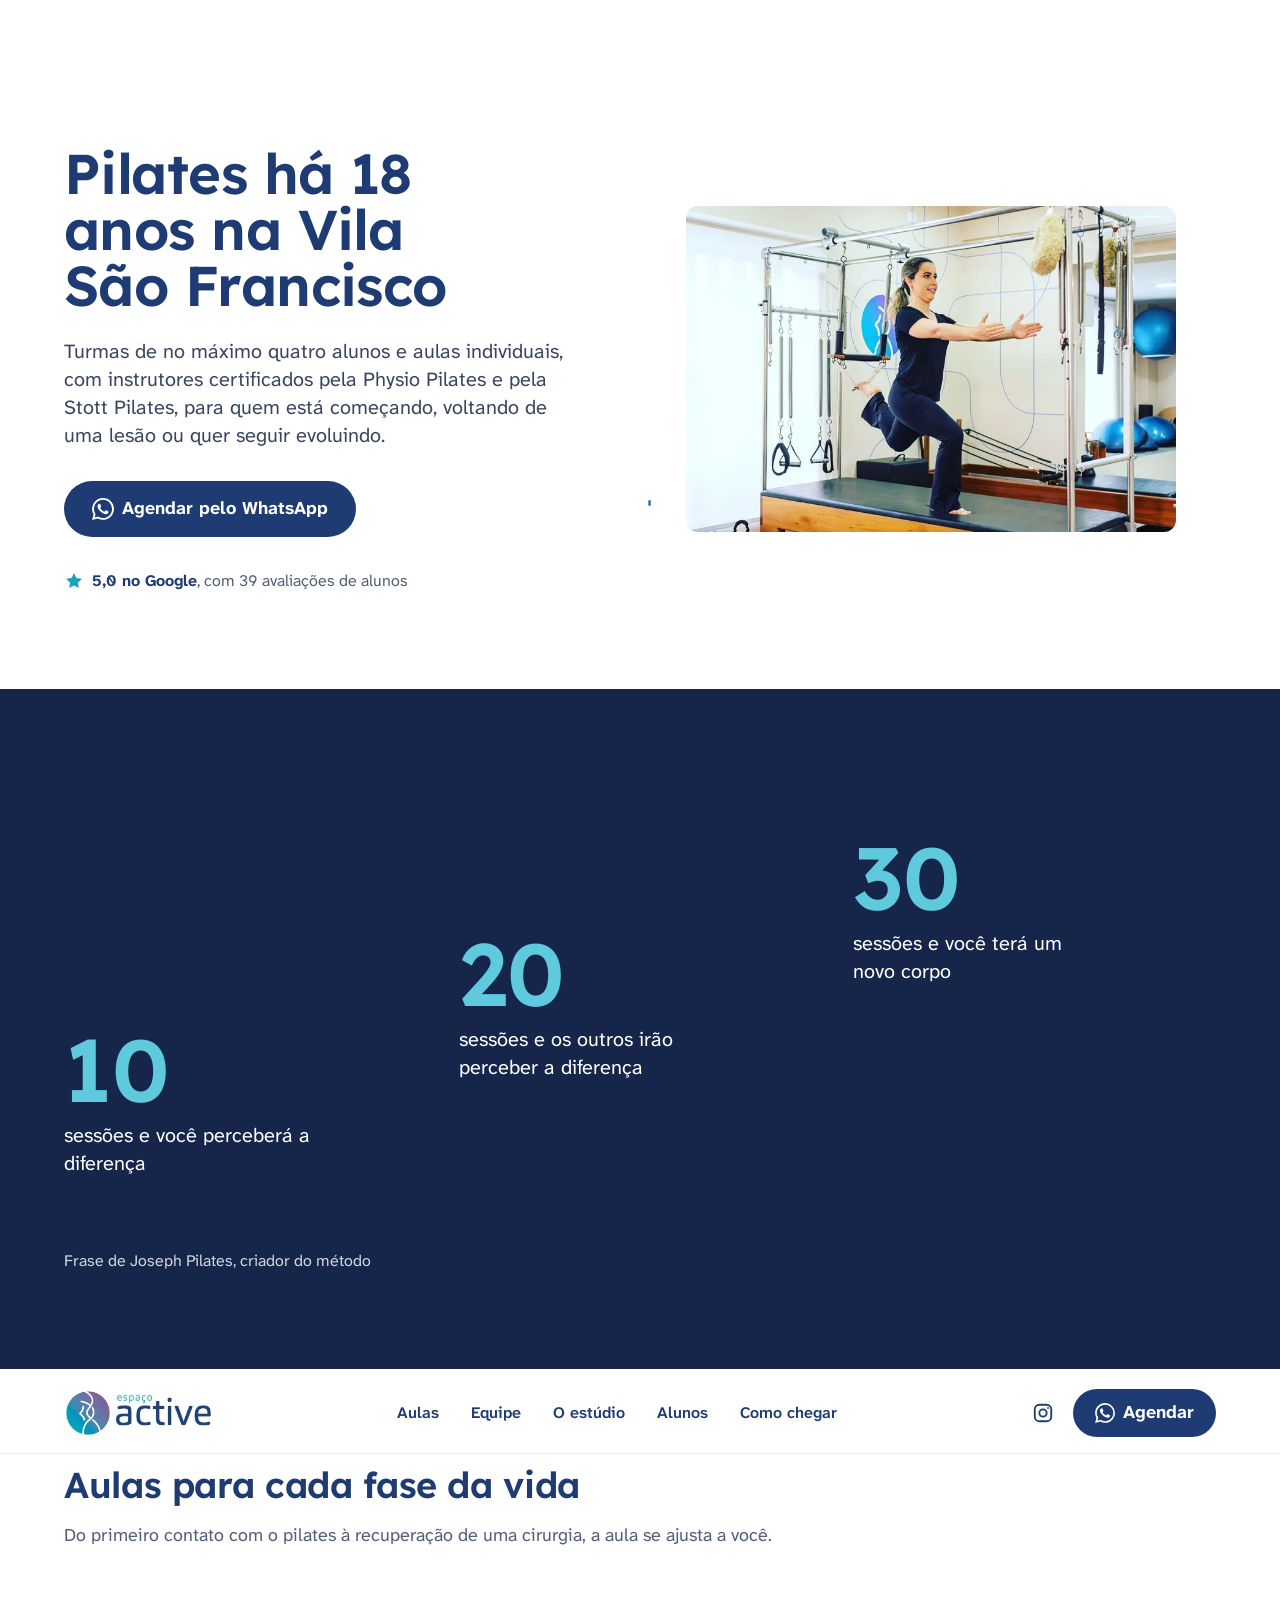
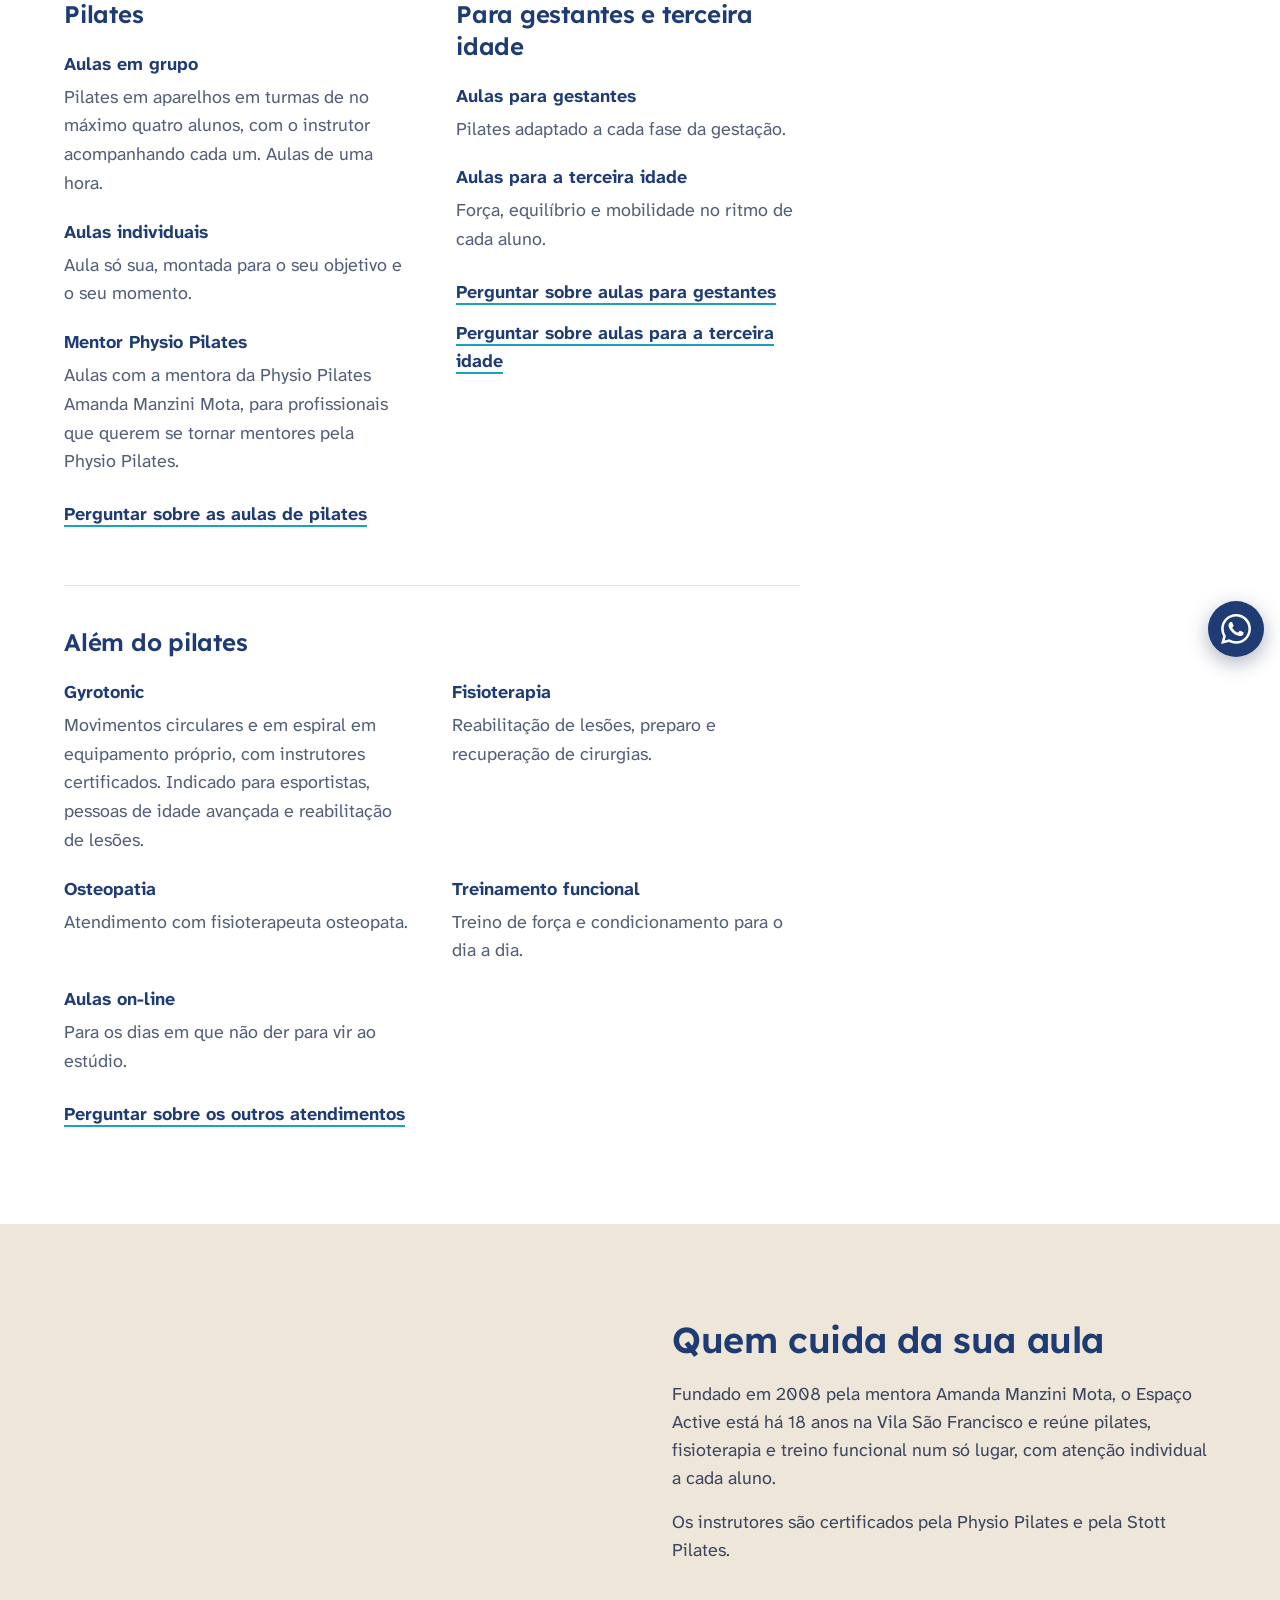
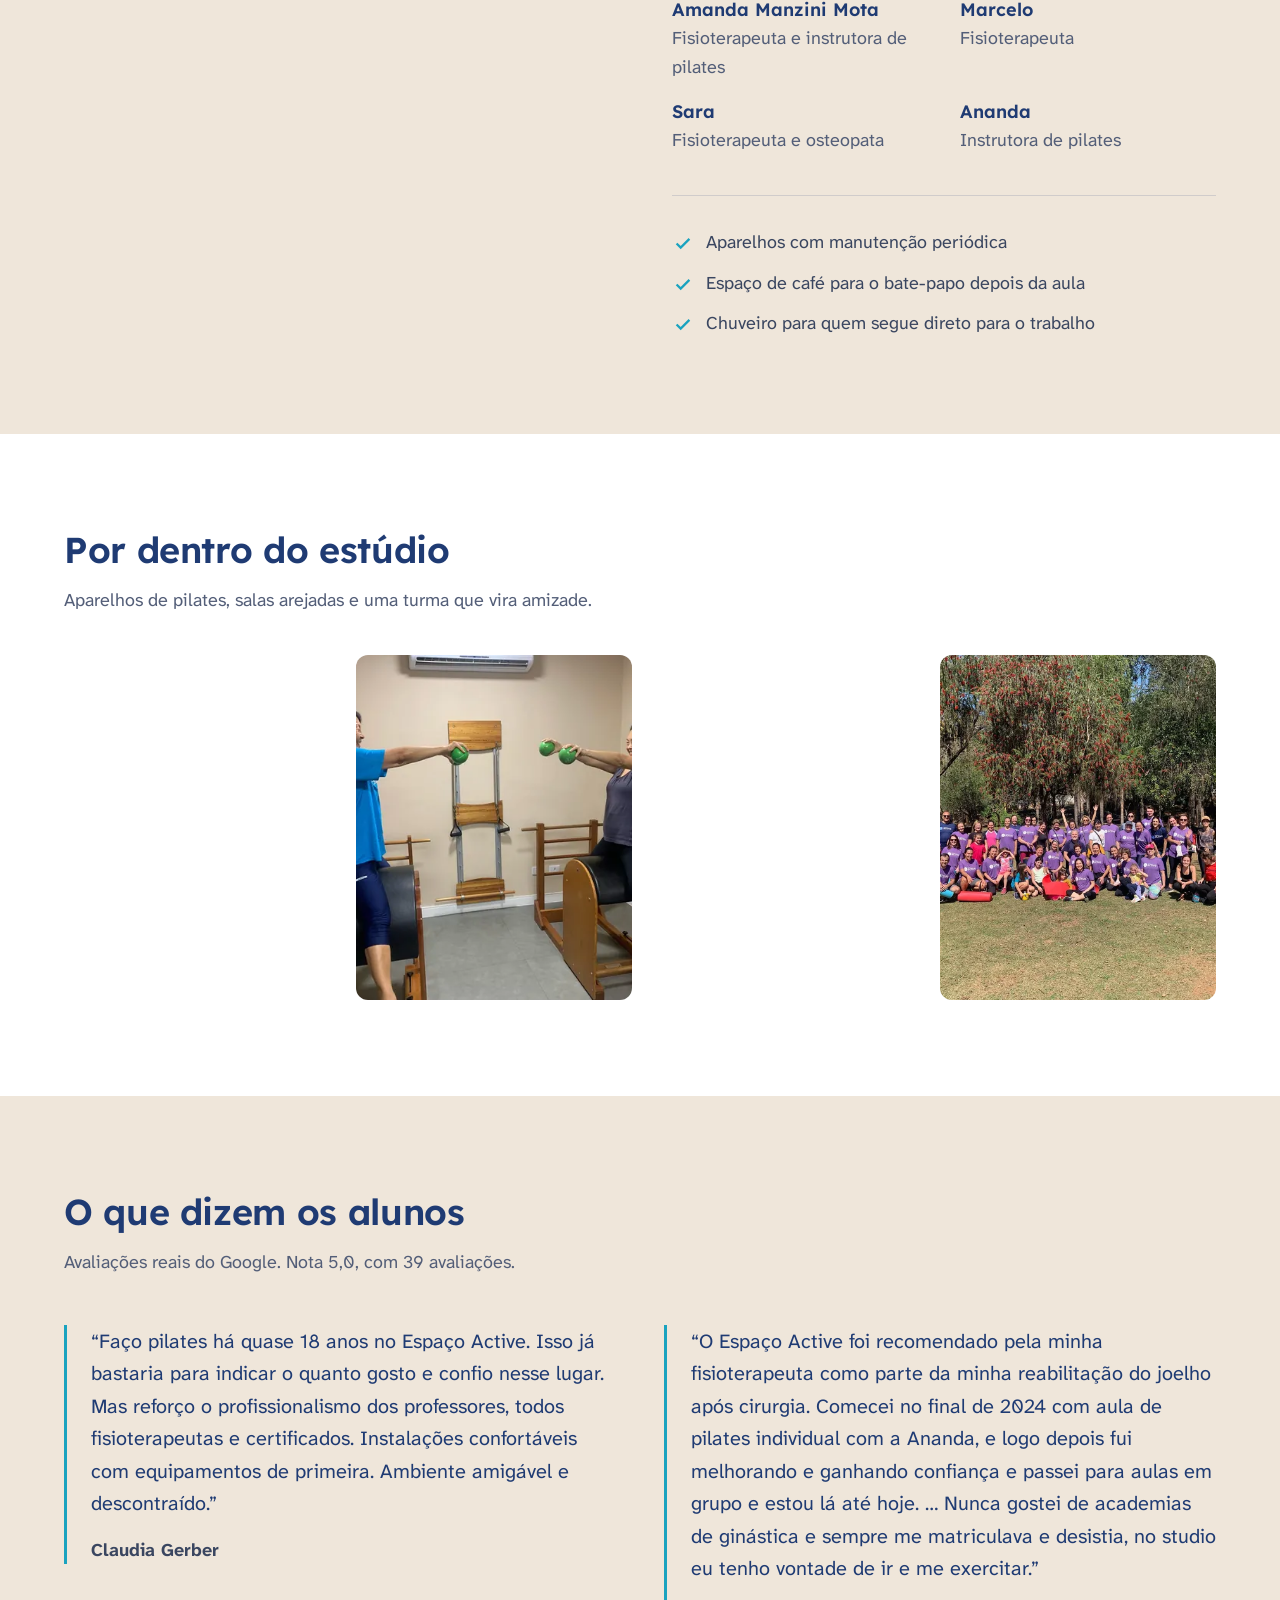
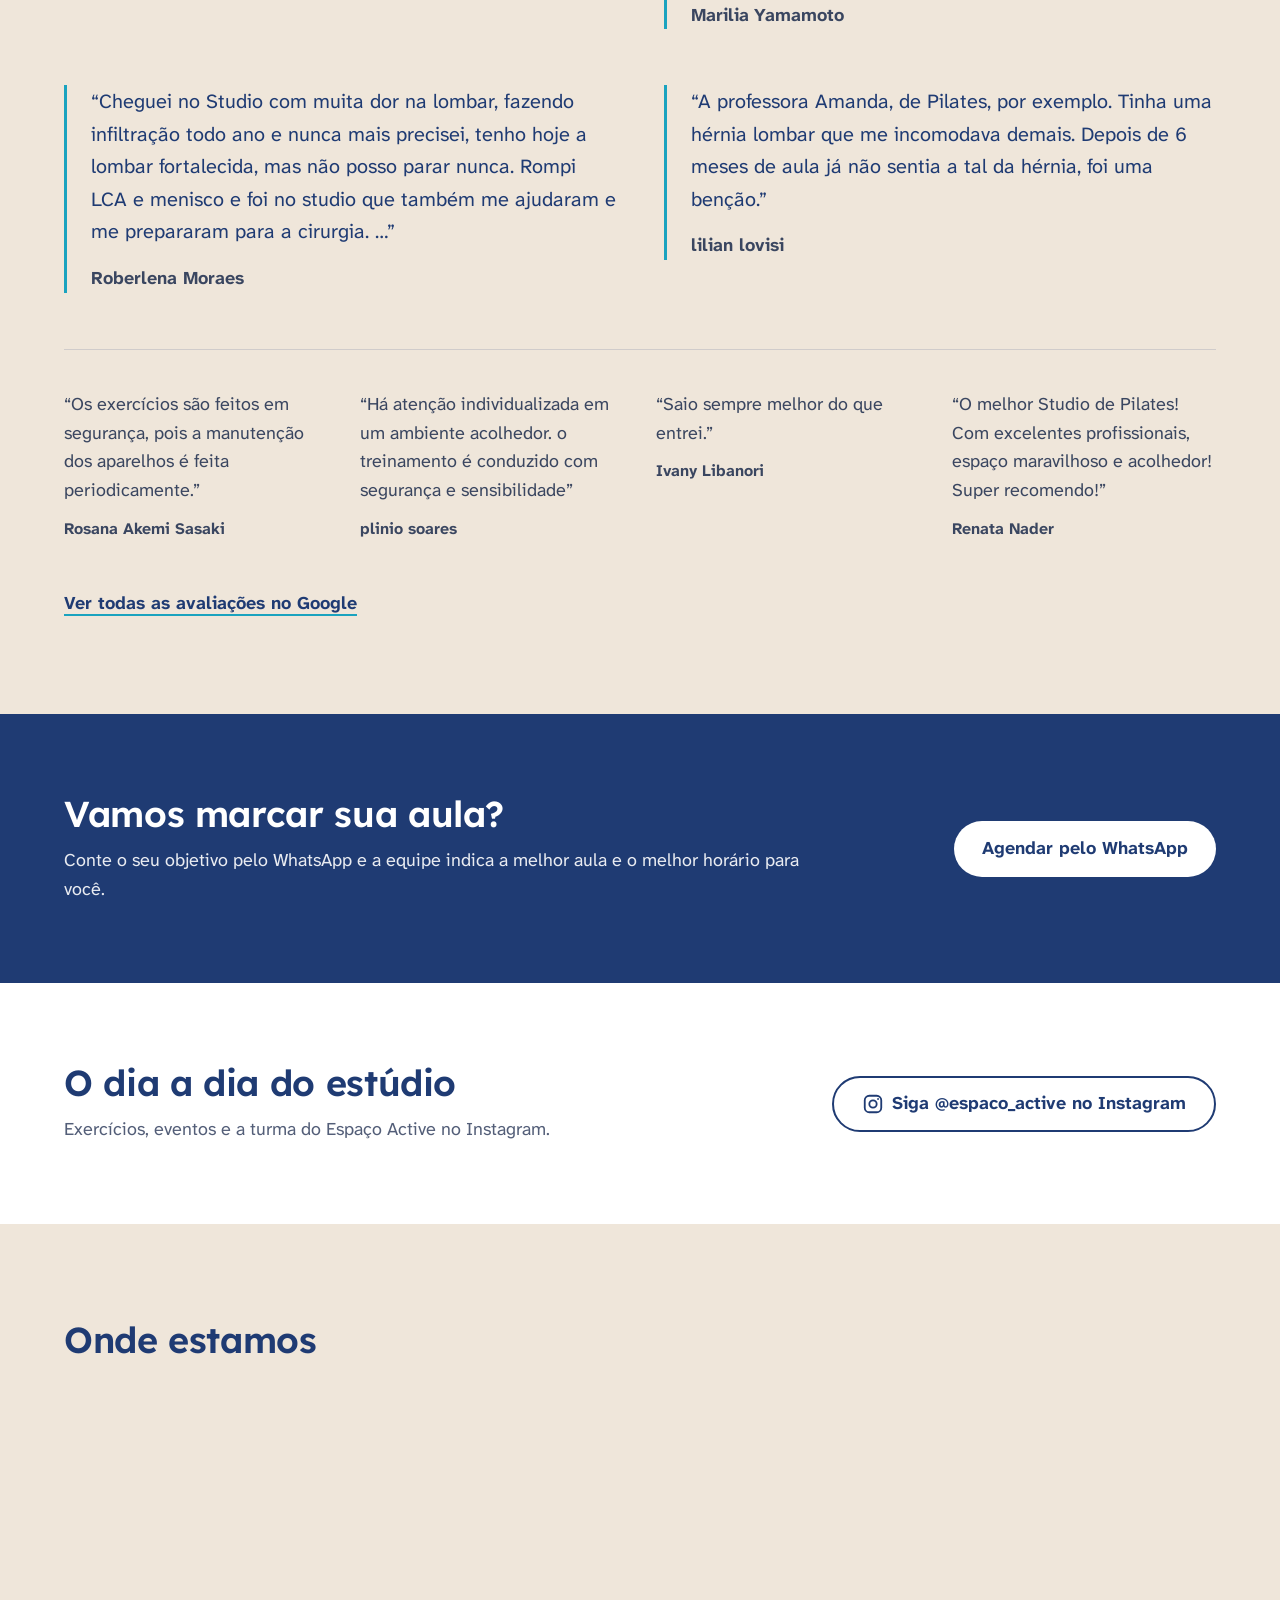
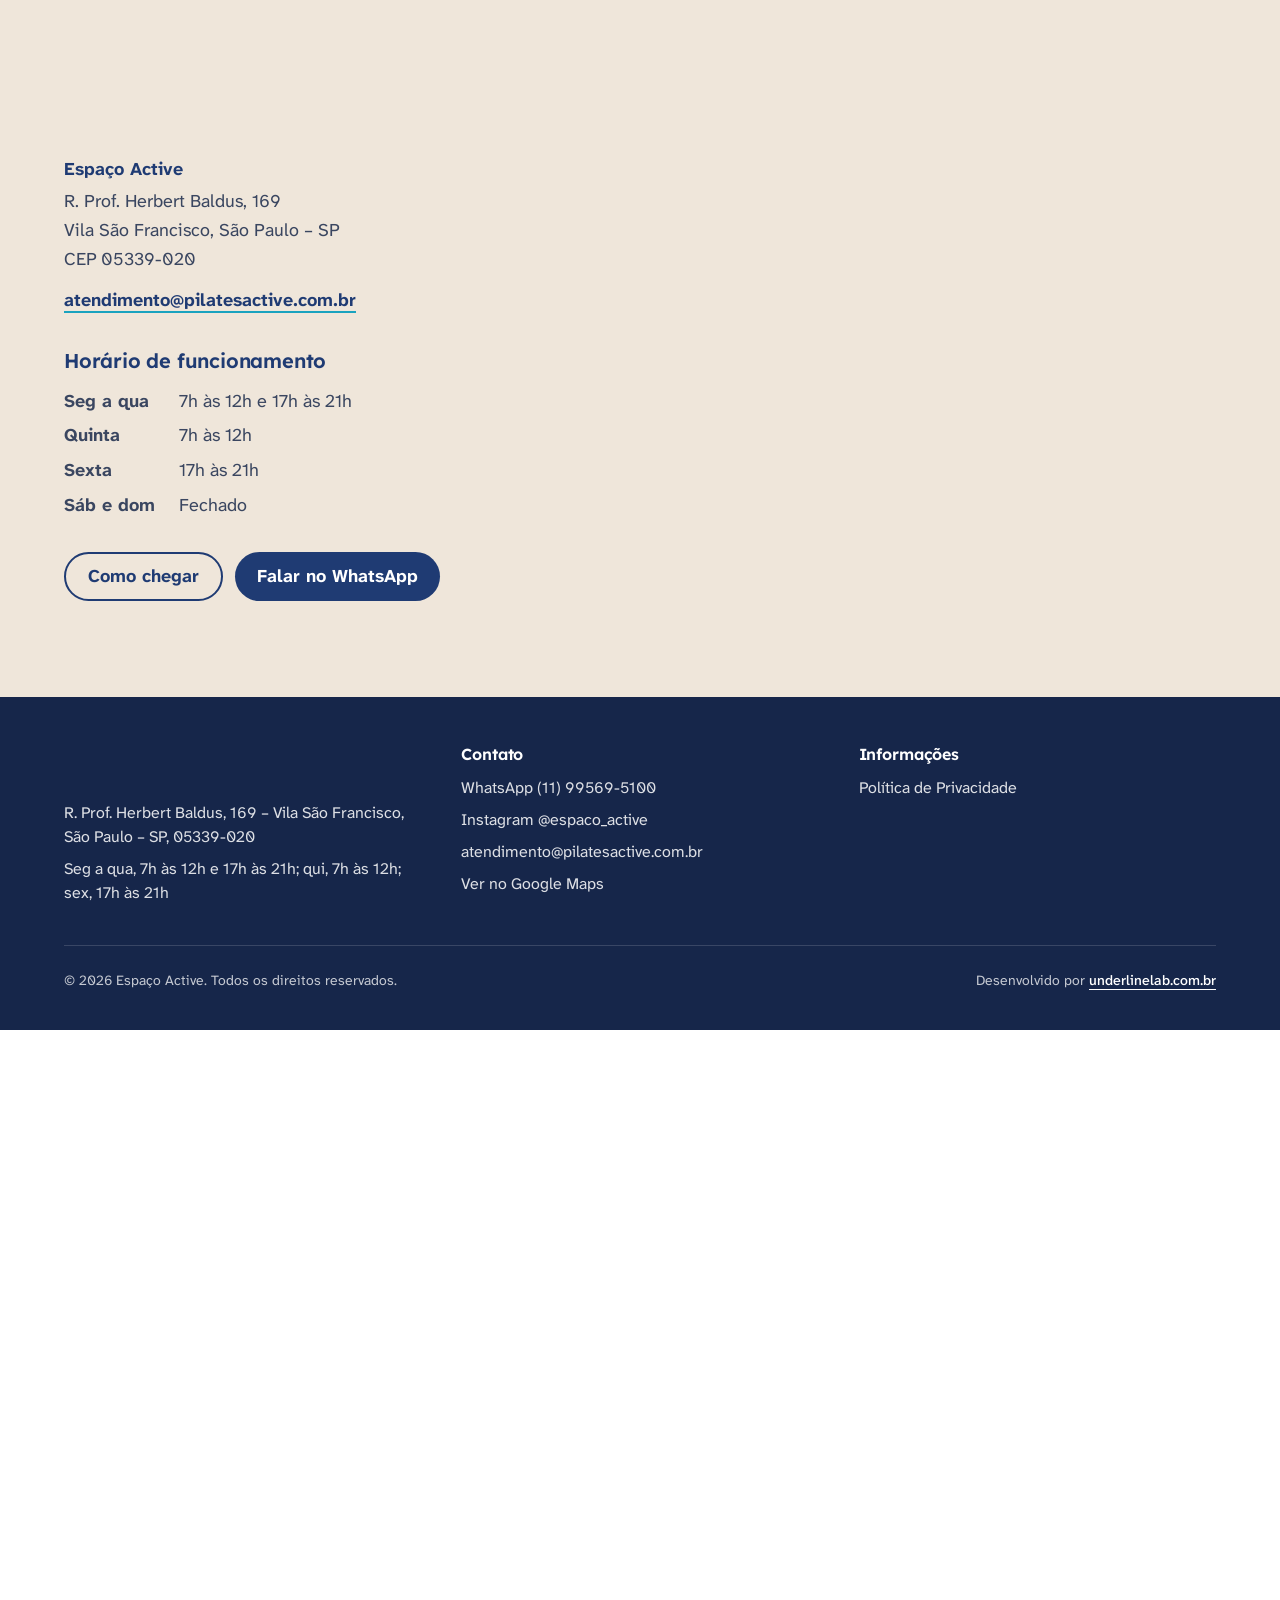
<file: contato/index.html>
<!doctype html>
<html lang="pt-BR">
<head>
  <meta charset="utf-8">
  <meta name="viewport" content="width=device-width, initial-scale=1">
  <!-- REDIRECIONAMENTO -->
  <!-- URL antiga do site anterior (/contato/), mantida para não quebrar links e resultados de busca.
       Se a hospedagem final permitir, o ideal é trocar por redirecionamento 301 no servidor (.htaccess)
       e apagar esta pasta. Não entra no sitemap. -->
  <meta http-equiv="refresh" content="0; url=/#localizacao">
  <link rel="canonical" href="https://{{DOMINIO}}/#localizacao">
  <meta name="robots" content="noindex">
  <title>Espaço Active</title>
</head>
<body>
  <p>Esta página mudou de endereço. <a href="/#localizacao">Ver o contato e a localização do Espaço Active</a>.</p>
</body>
</html>
</file>
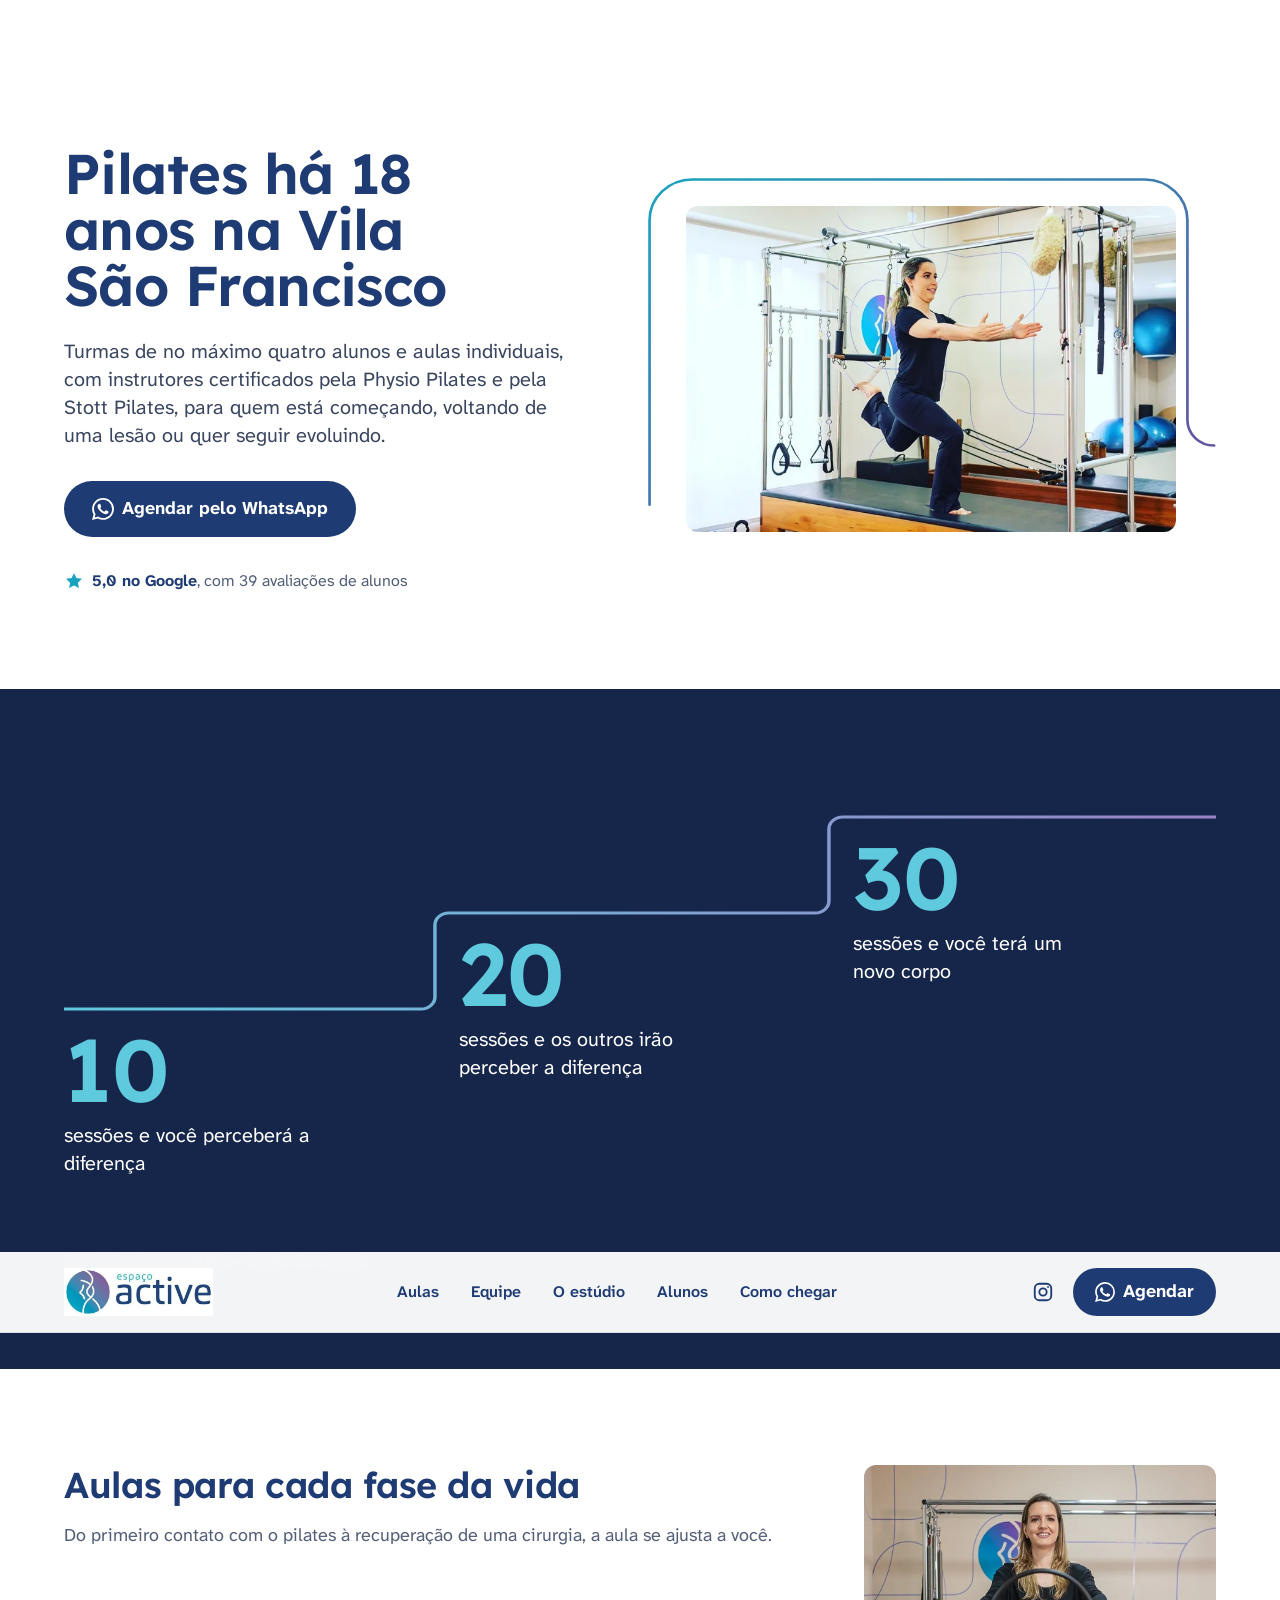
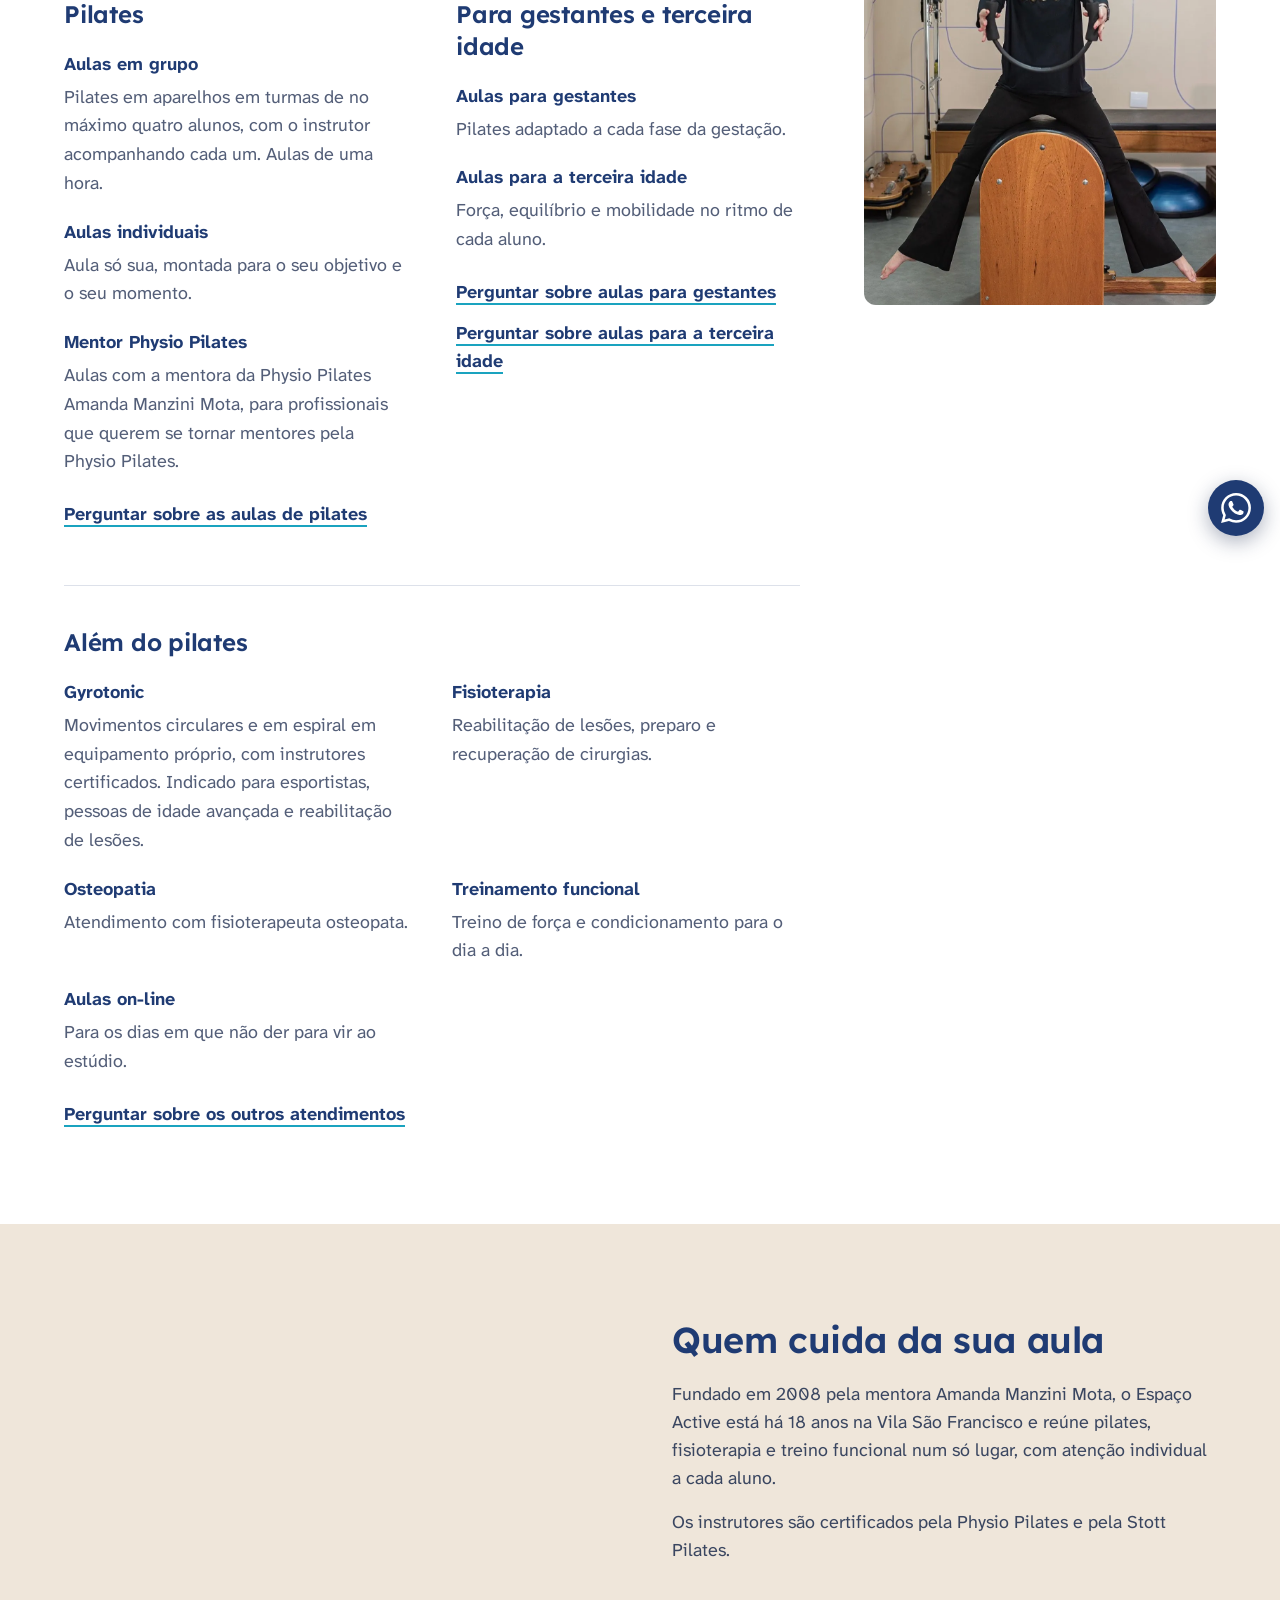
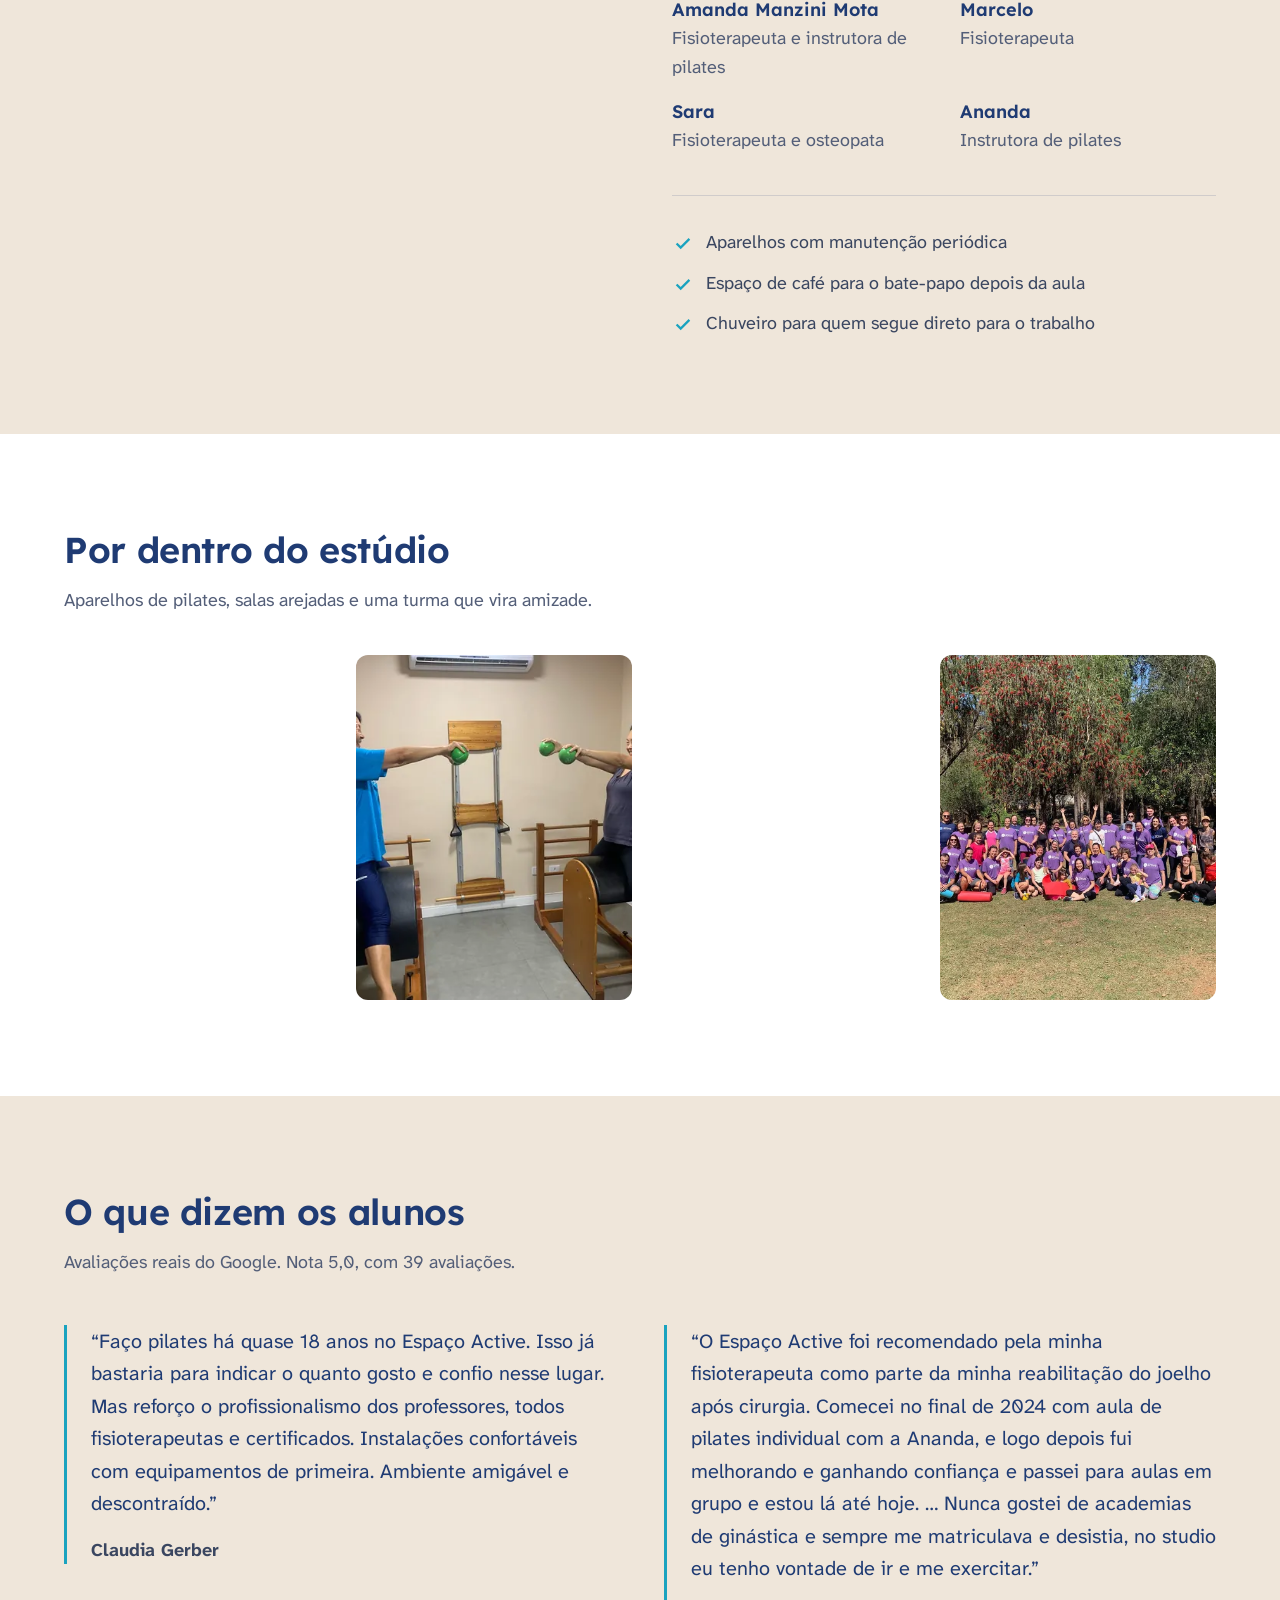
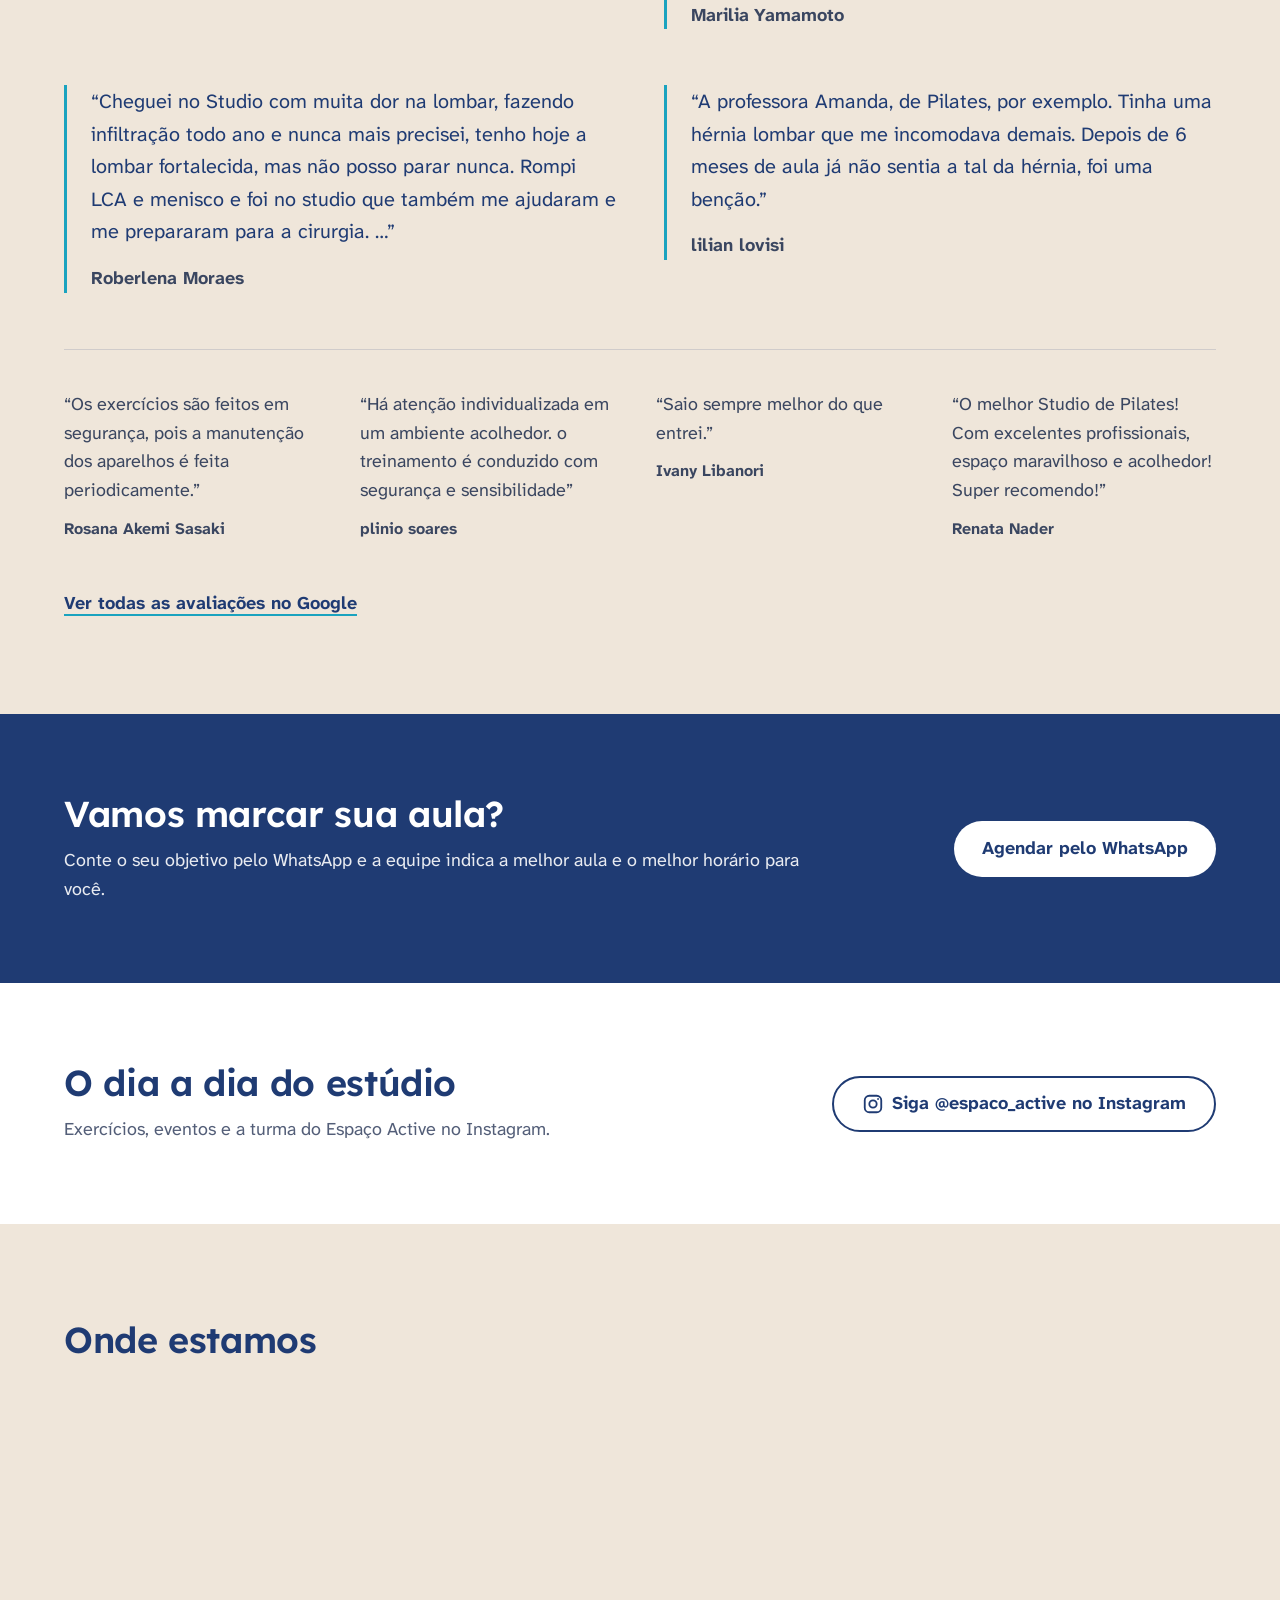
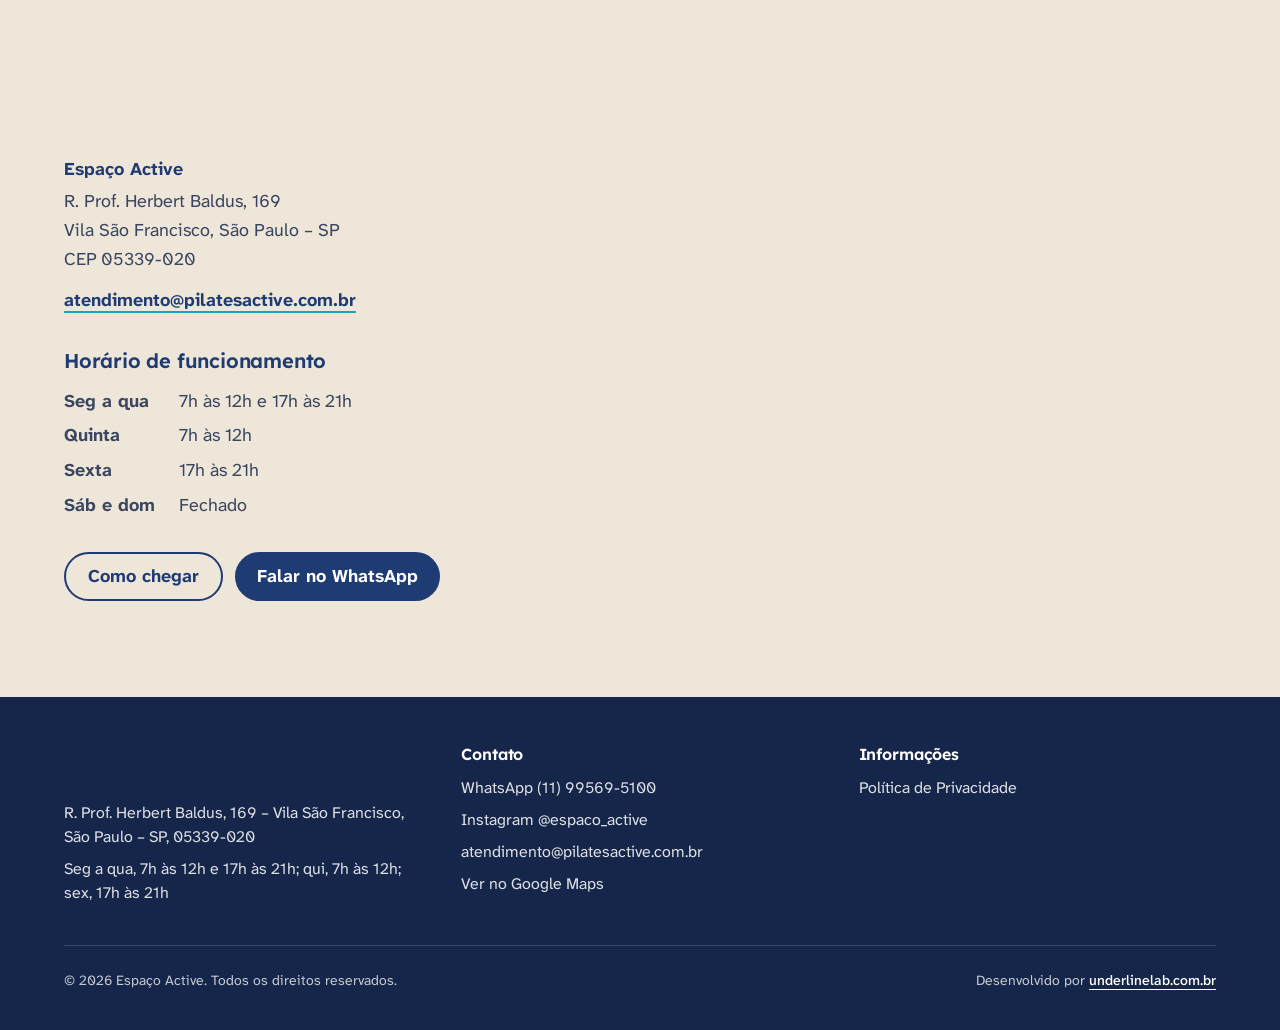
<file: estudio/index.html>
<!doctype html>
<html lang="pt-BR">
<head>
  <meta charset="utf-8">
  <meta name="viewport" content="width=device-width, initial-scale=1">
  <!-- REDIRECIONAMENTO -->
  <!-- URL antiga do site anterior (/estudio/), mantida para não quebrar links e resultados de busca.
       Se a hospedagem final permitir, o ideal é trocar por redirecionamento 301 no servidor (.htaccess)
       e apagar esta pasta. Não entra no sitemap. -->
  <meta http-equiv="refresh" content="0; url=/#sobre">
  <link rel="canonical" href="https://{{DOMINIO}}/#sobre">
  <meta name="robots" content="noindex">
  <title>Espaço Active</title>
</head>
<body>
  <p>Esta página mudou de endereço. <a href="/#sobre">Ver o estúdio do Espaço Active</a>.</p>
</body>
</html>
</file>
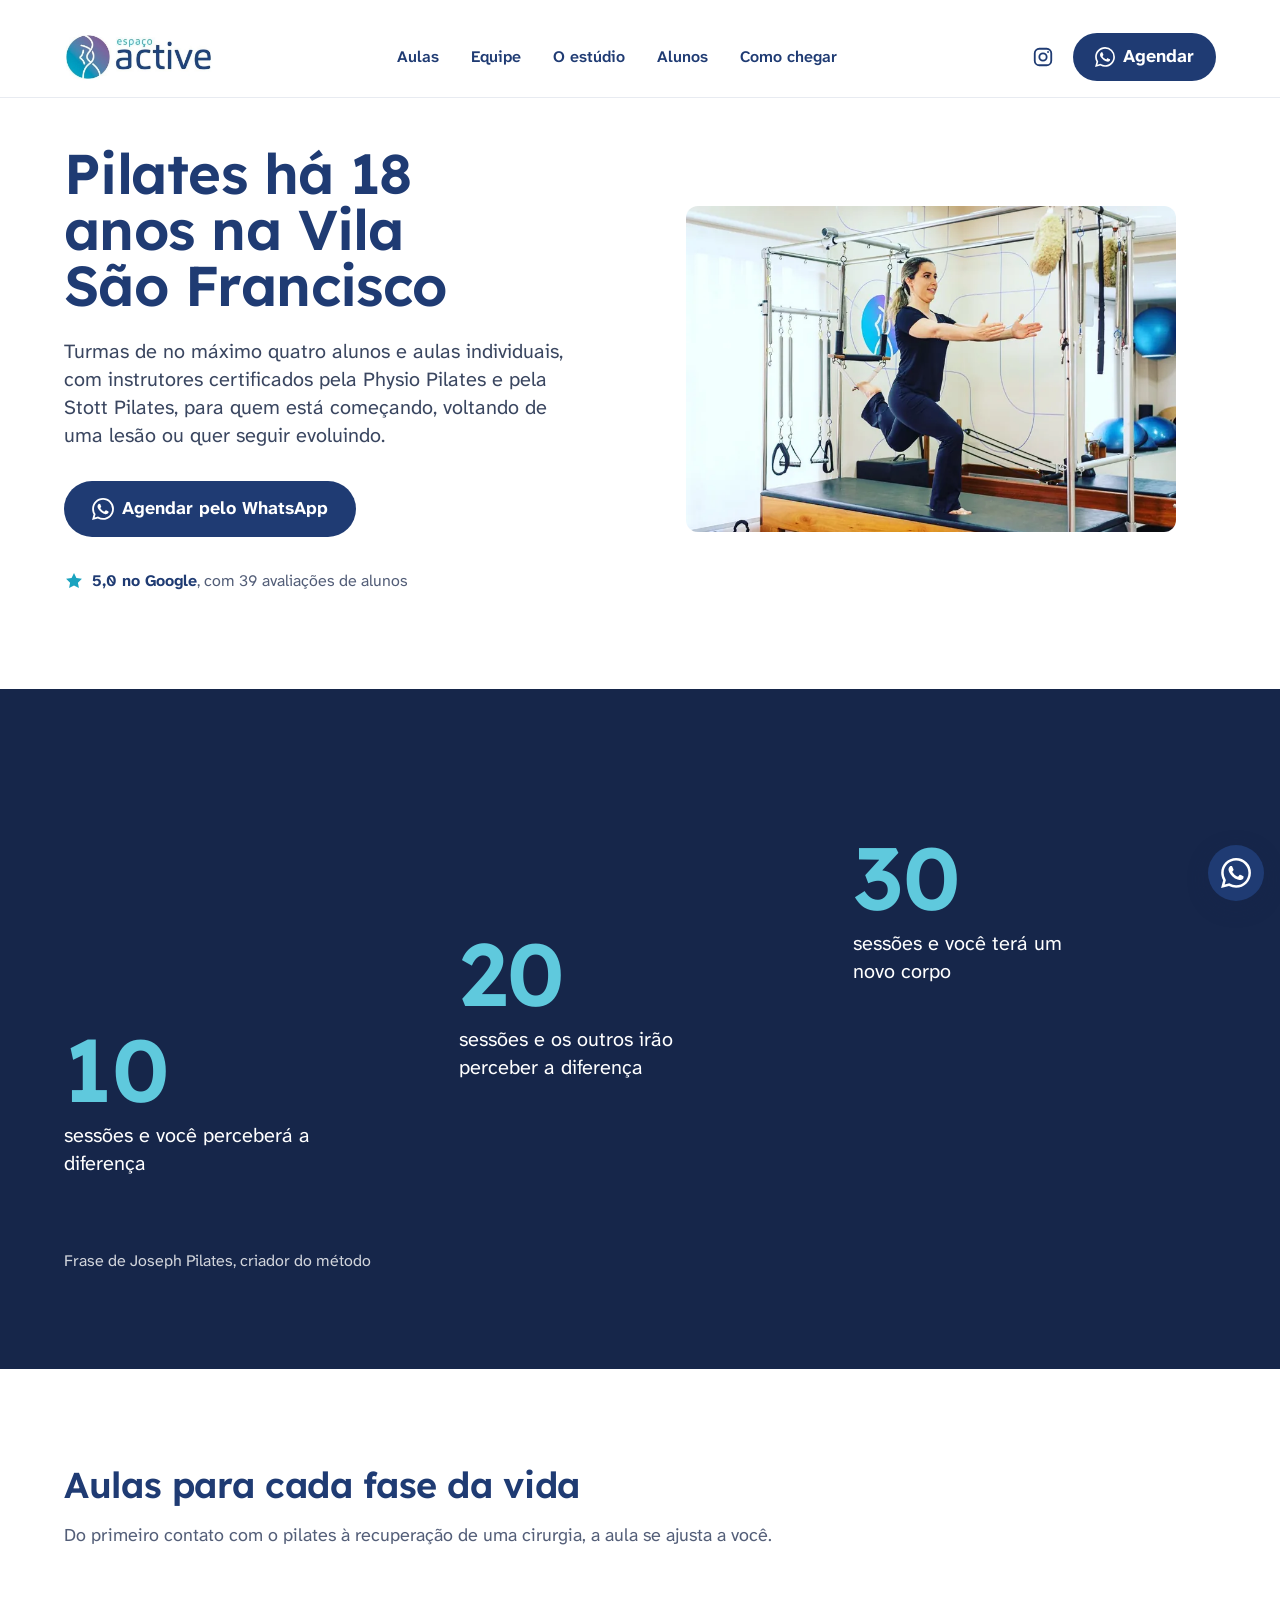
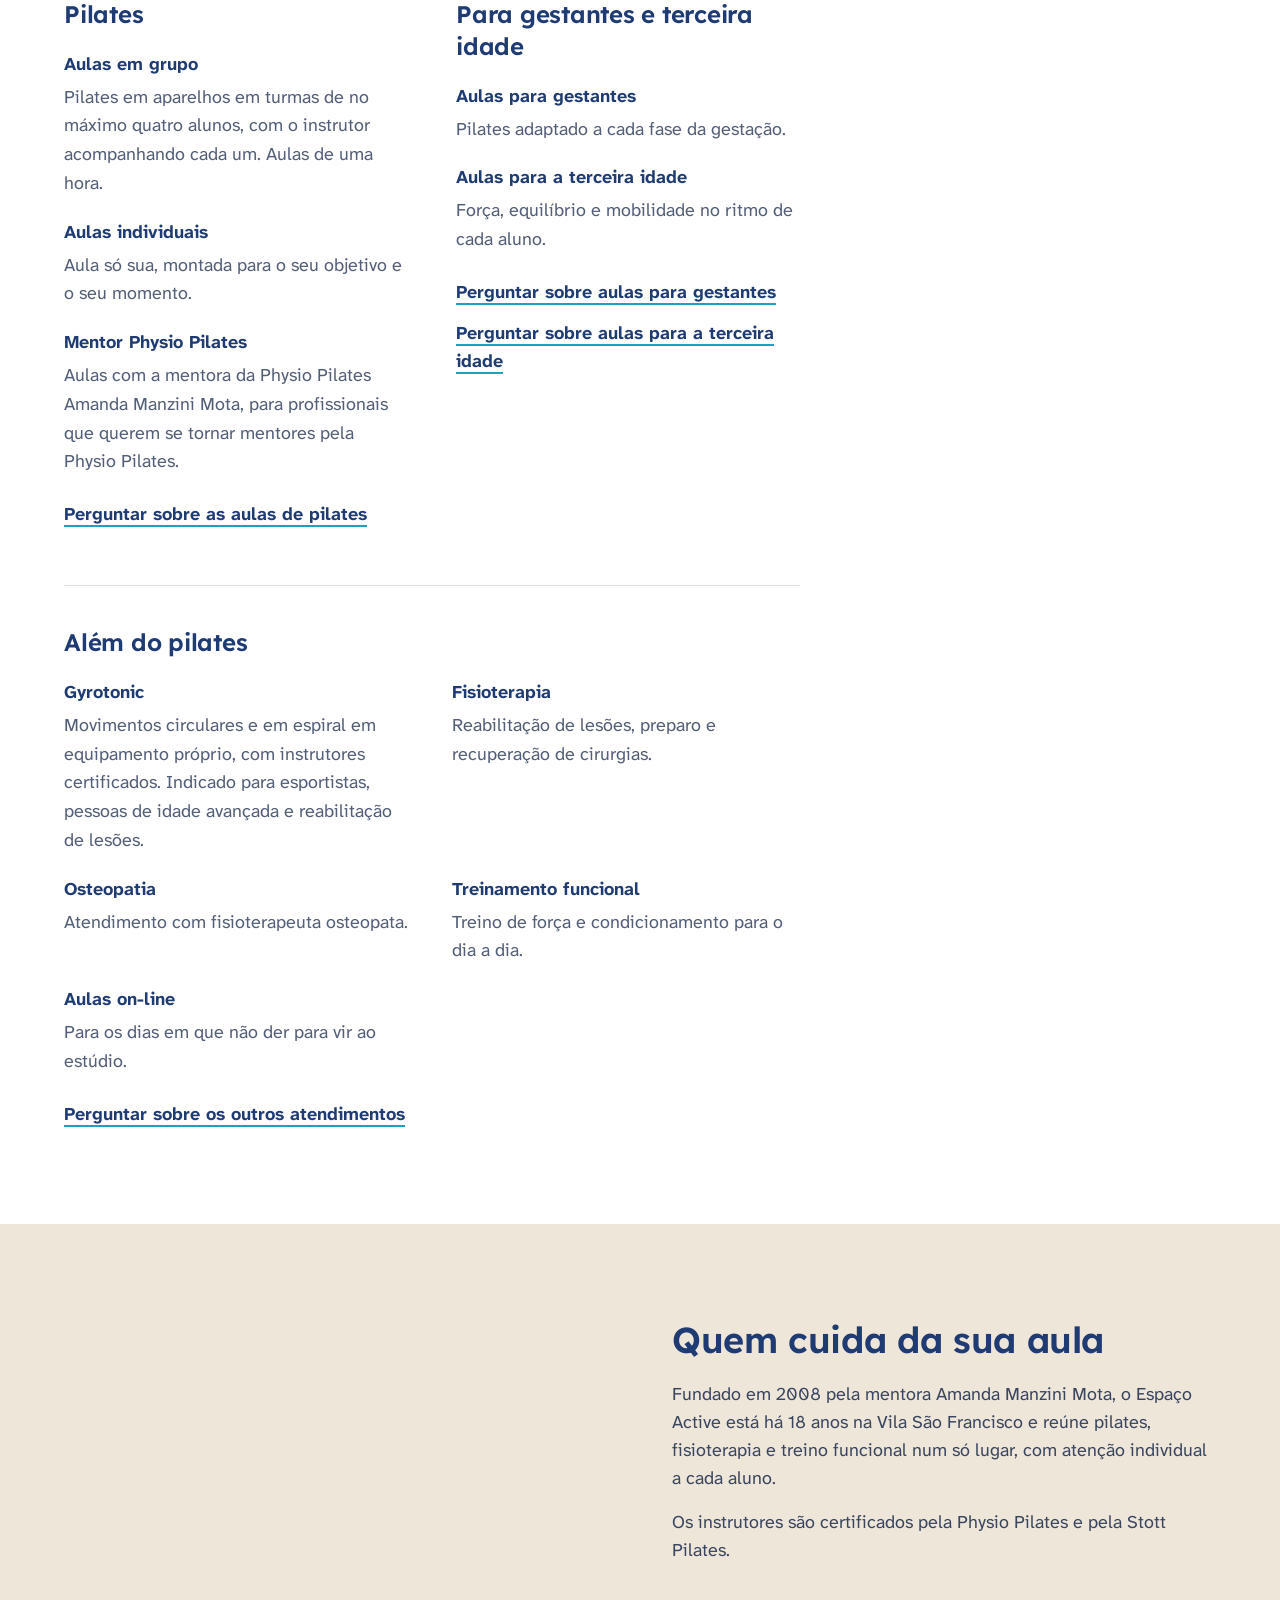
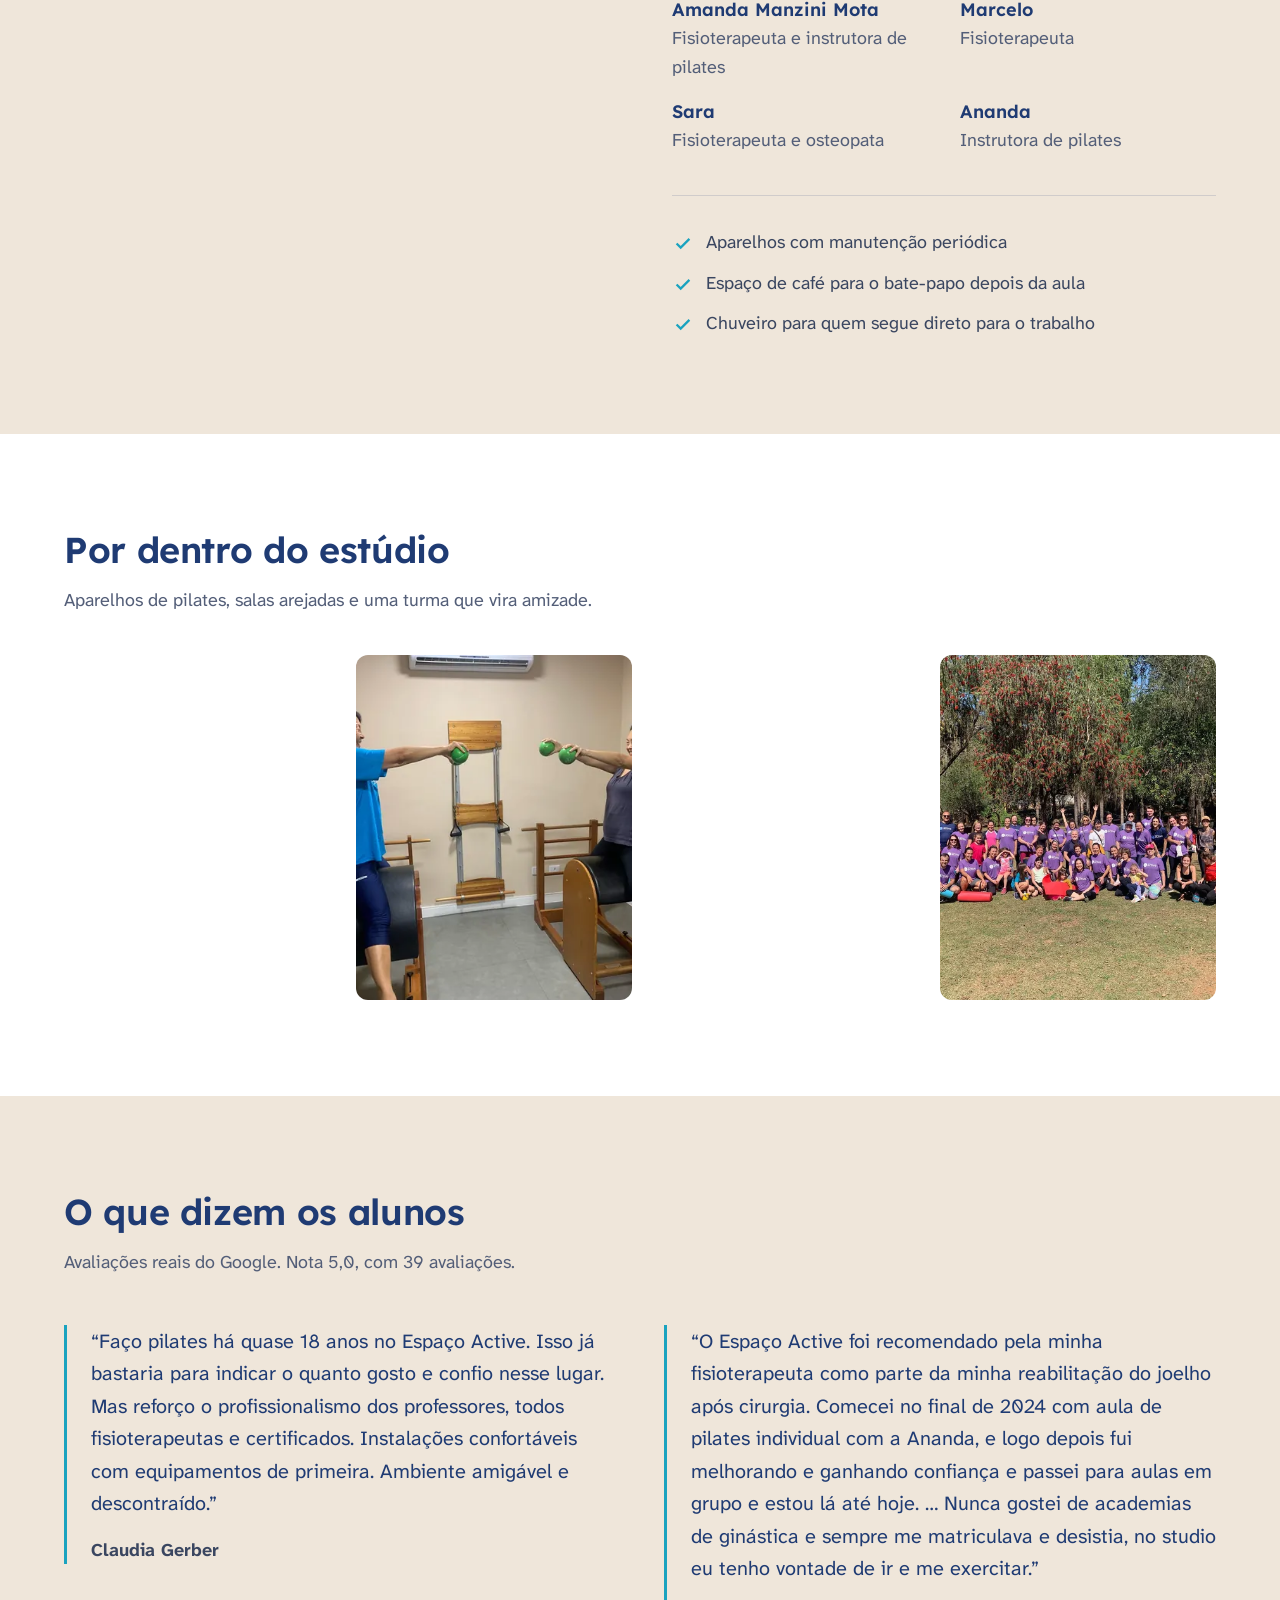
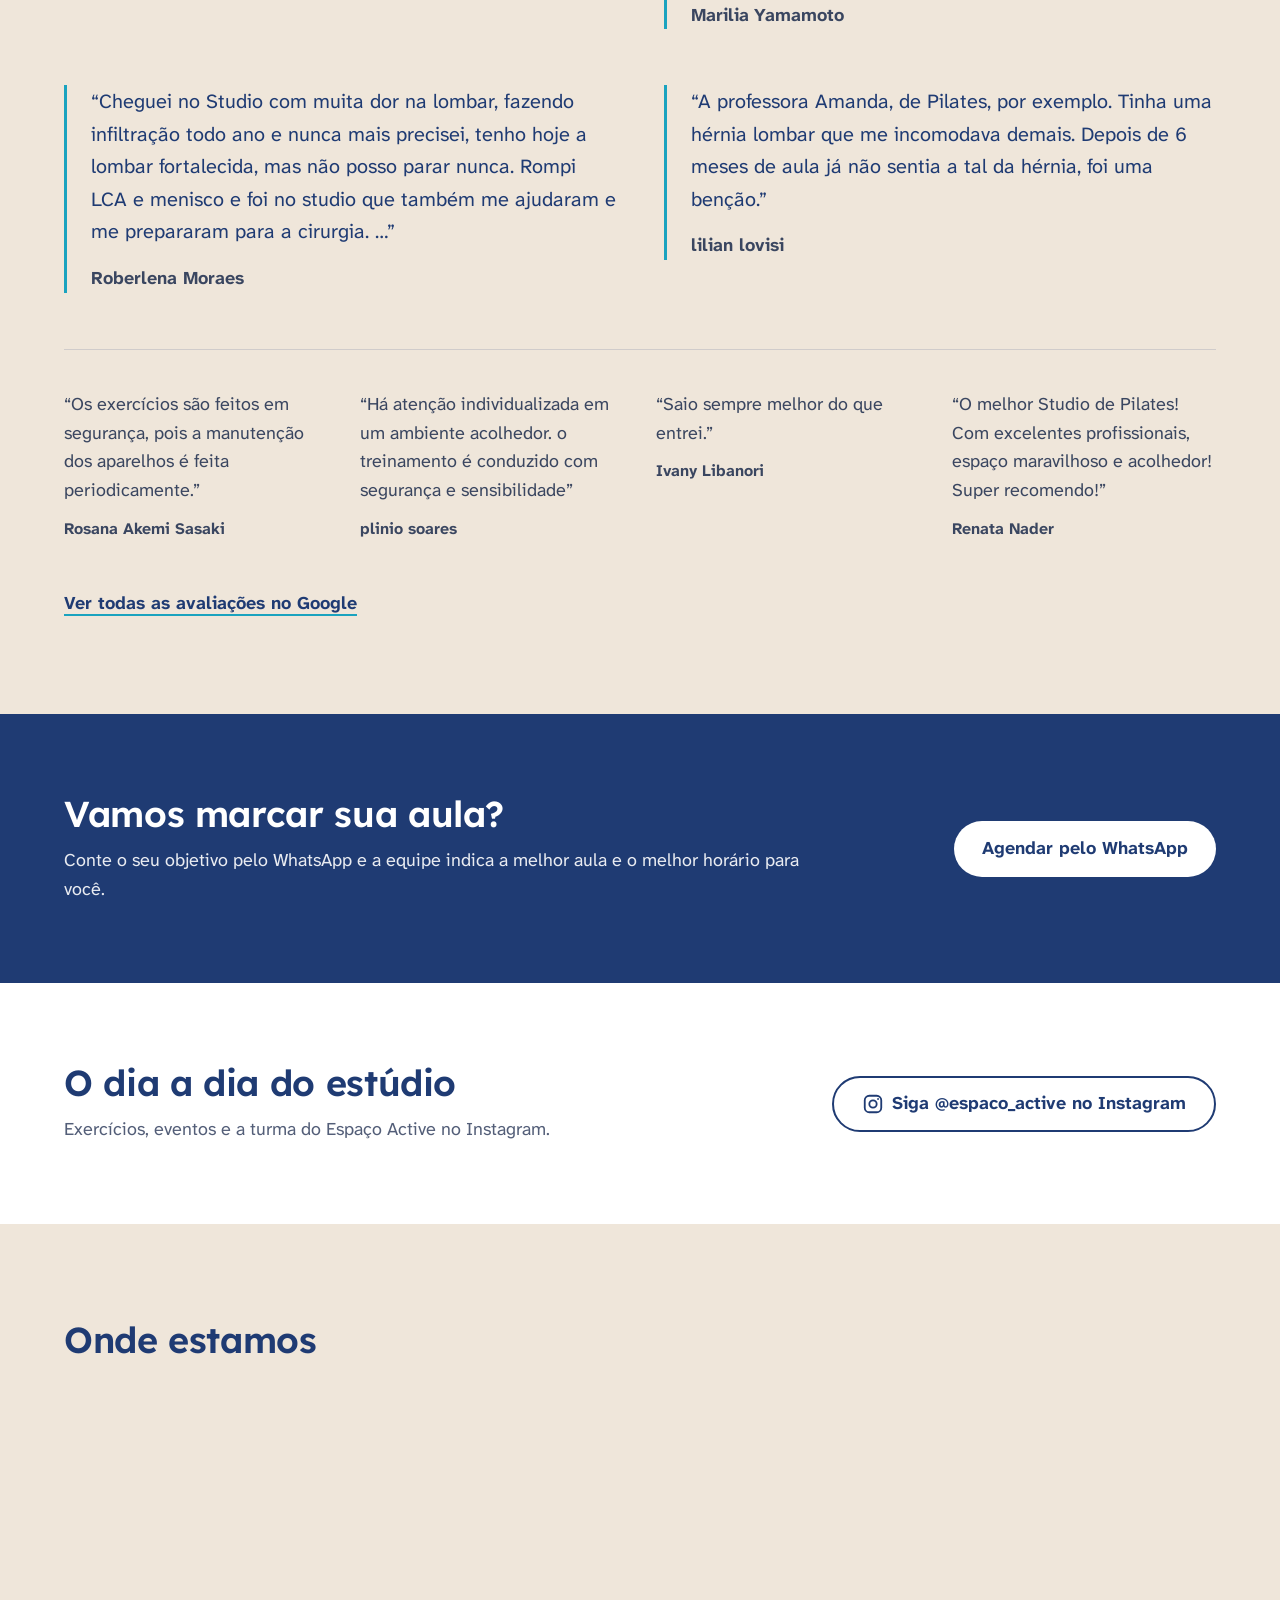
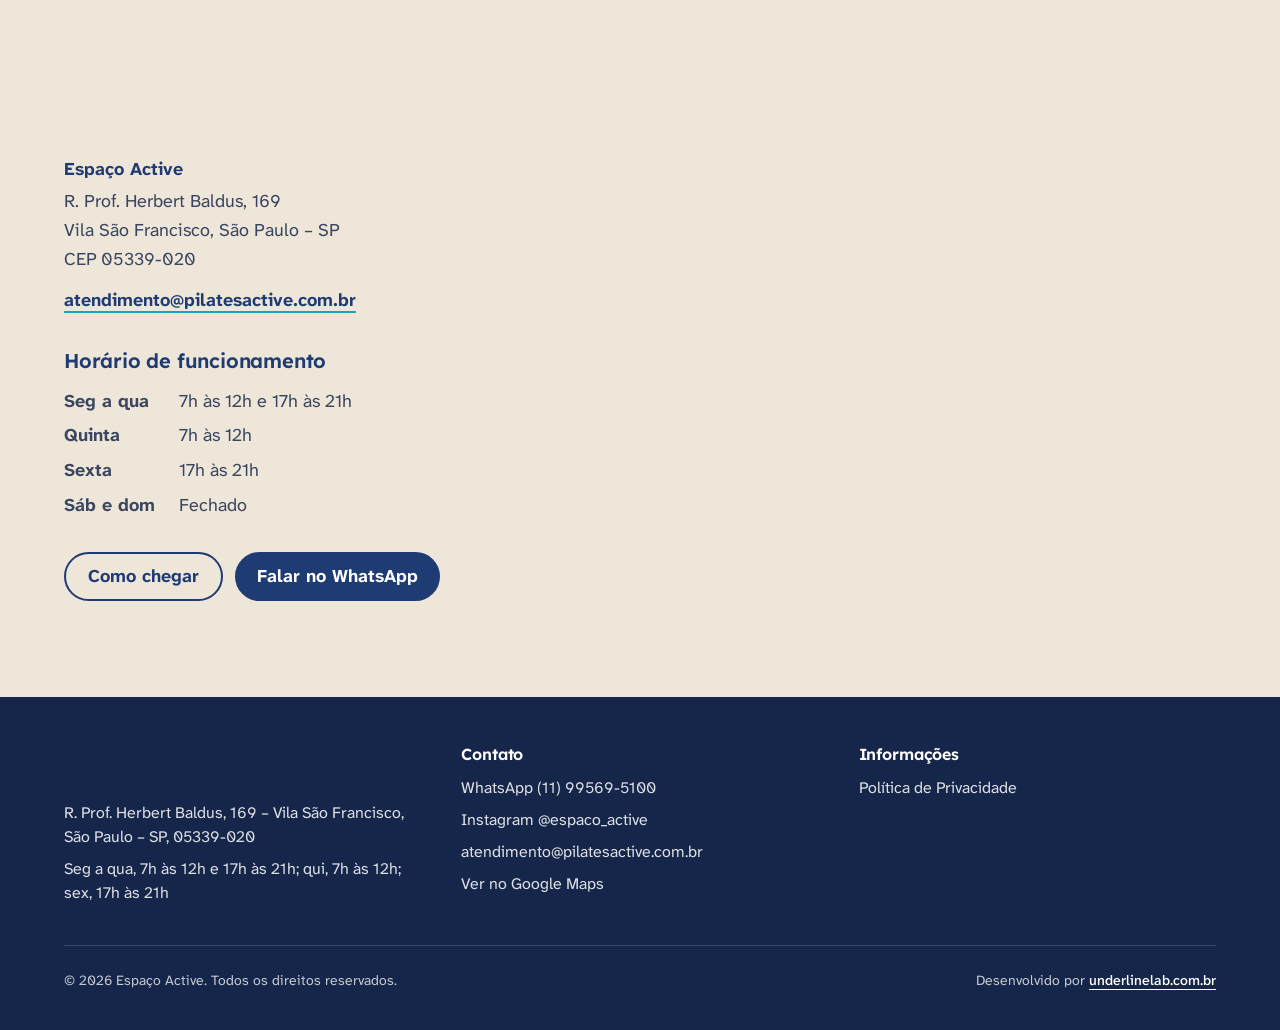
<file: gyrotonic/index.html>
<!doctype html>
<html lang="pt-BR">
<head>
  <meta charset="utf-8">
  <meta name="viewport" content="width=device-width, initial-scale=1">
  <!-- REDIRECIONAMENTO -->
  <!-- URL antiga do site anterior (/gyrotonic/), mantida para não quebrar links e resultados de busca.
       Se a hospedagem final permitir, o ideal é trocar por redirecionamento 301 no servidor (.htaccess)
       e apagar esta pasta. Não entra no sitemap. -->
  <meta http-equiv="refresh" content="0; url=/#servicos">
  <link rel="canonical" href="https://{{DOMINIO}}/#servicos">
  <meta name="robots" content="noindex">
  <title>Espaço Active</title>
</head>
<body>
  <p>Esta página mudou de endereço. <a href="/#servicos">Ver as aulas do Espaço Active</a>.</p>
</body>
</html>
</file>
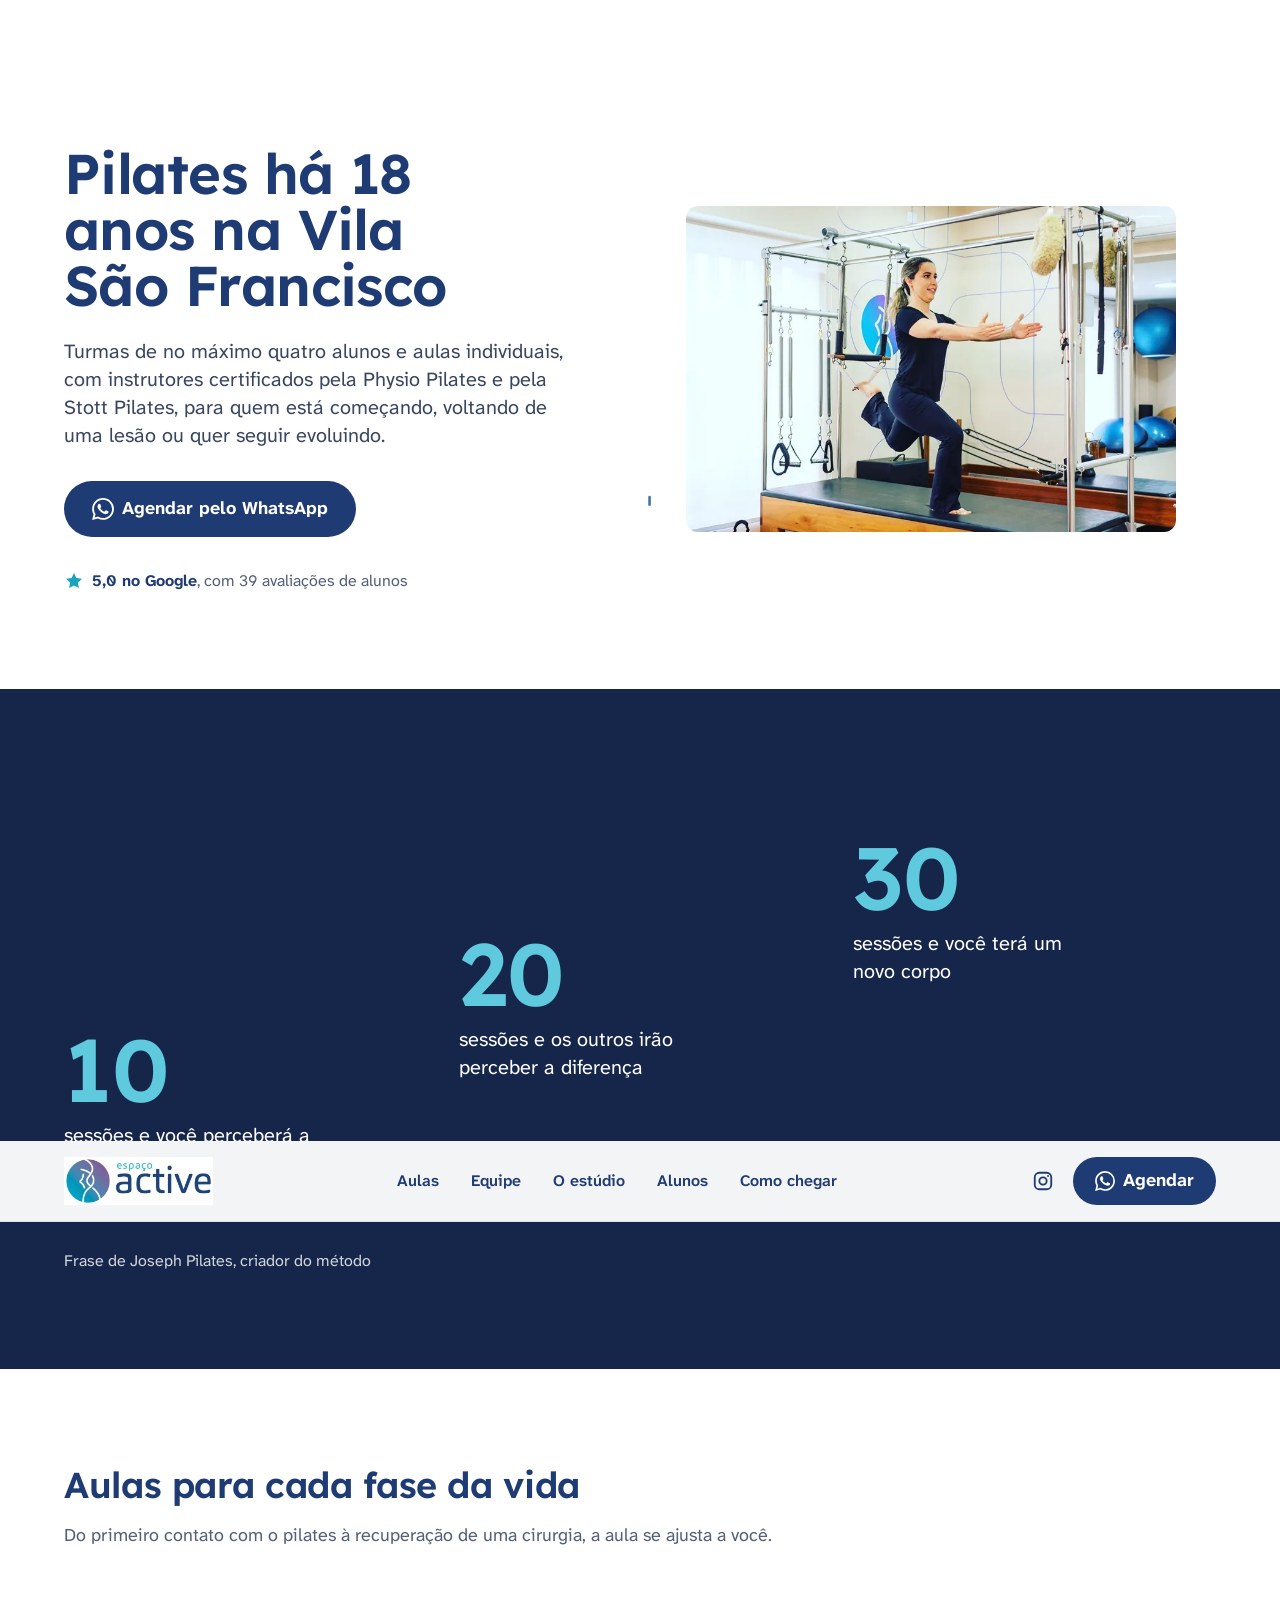
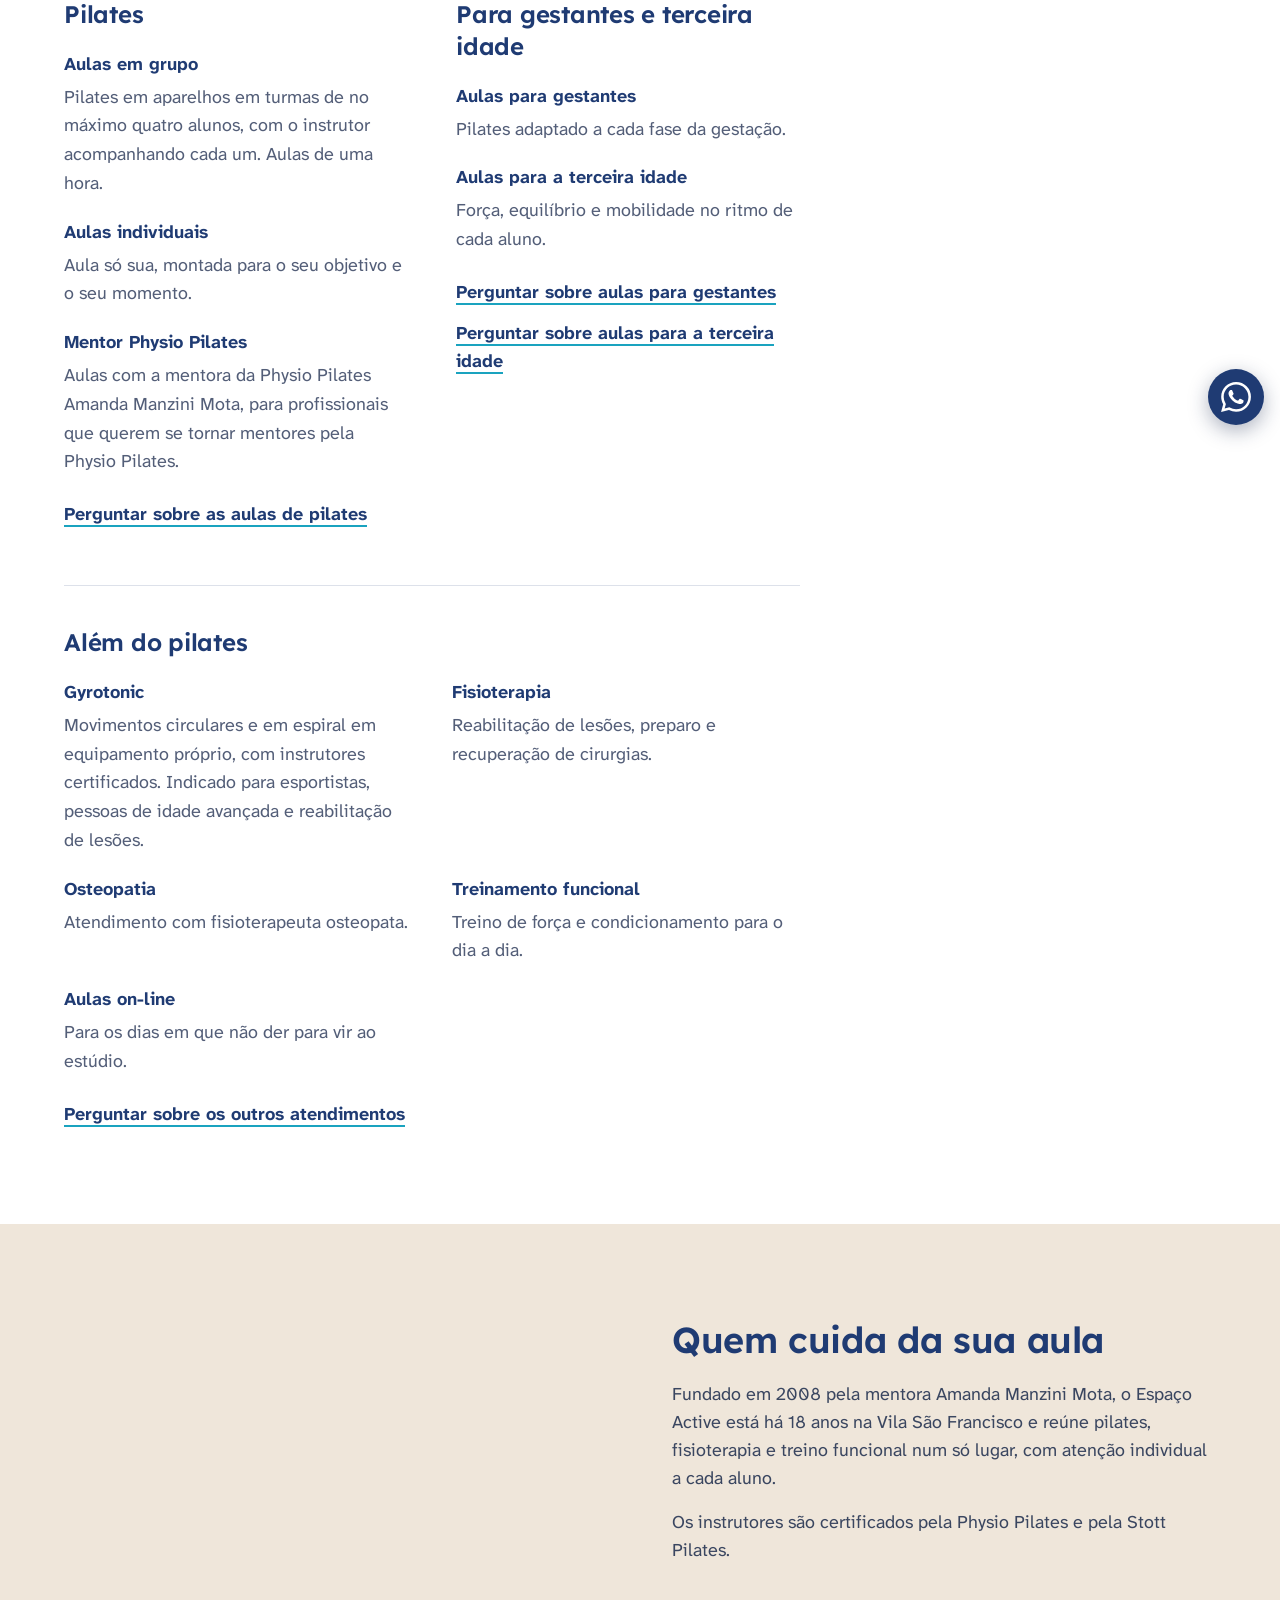
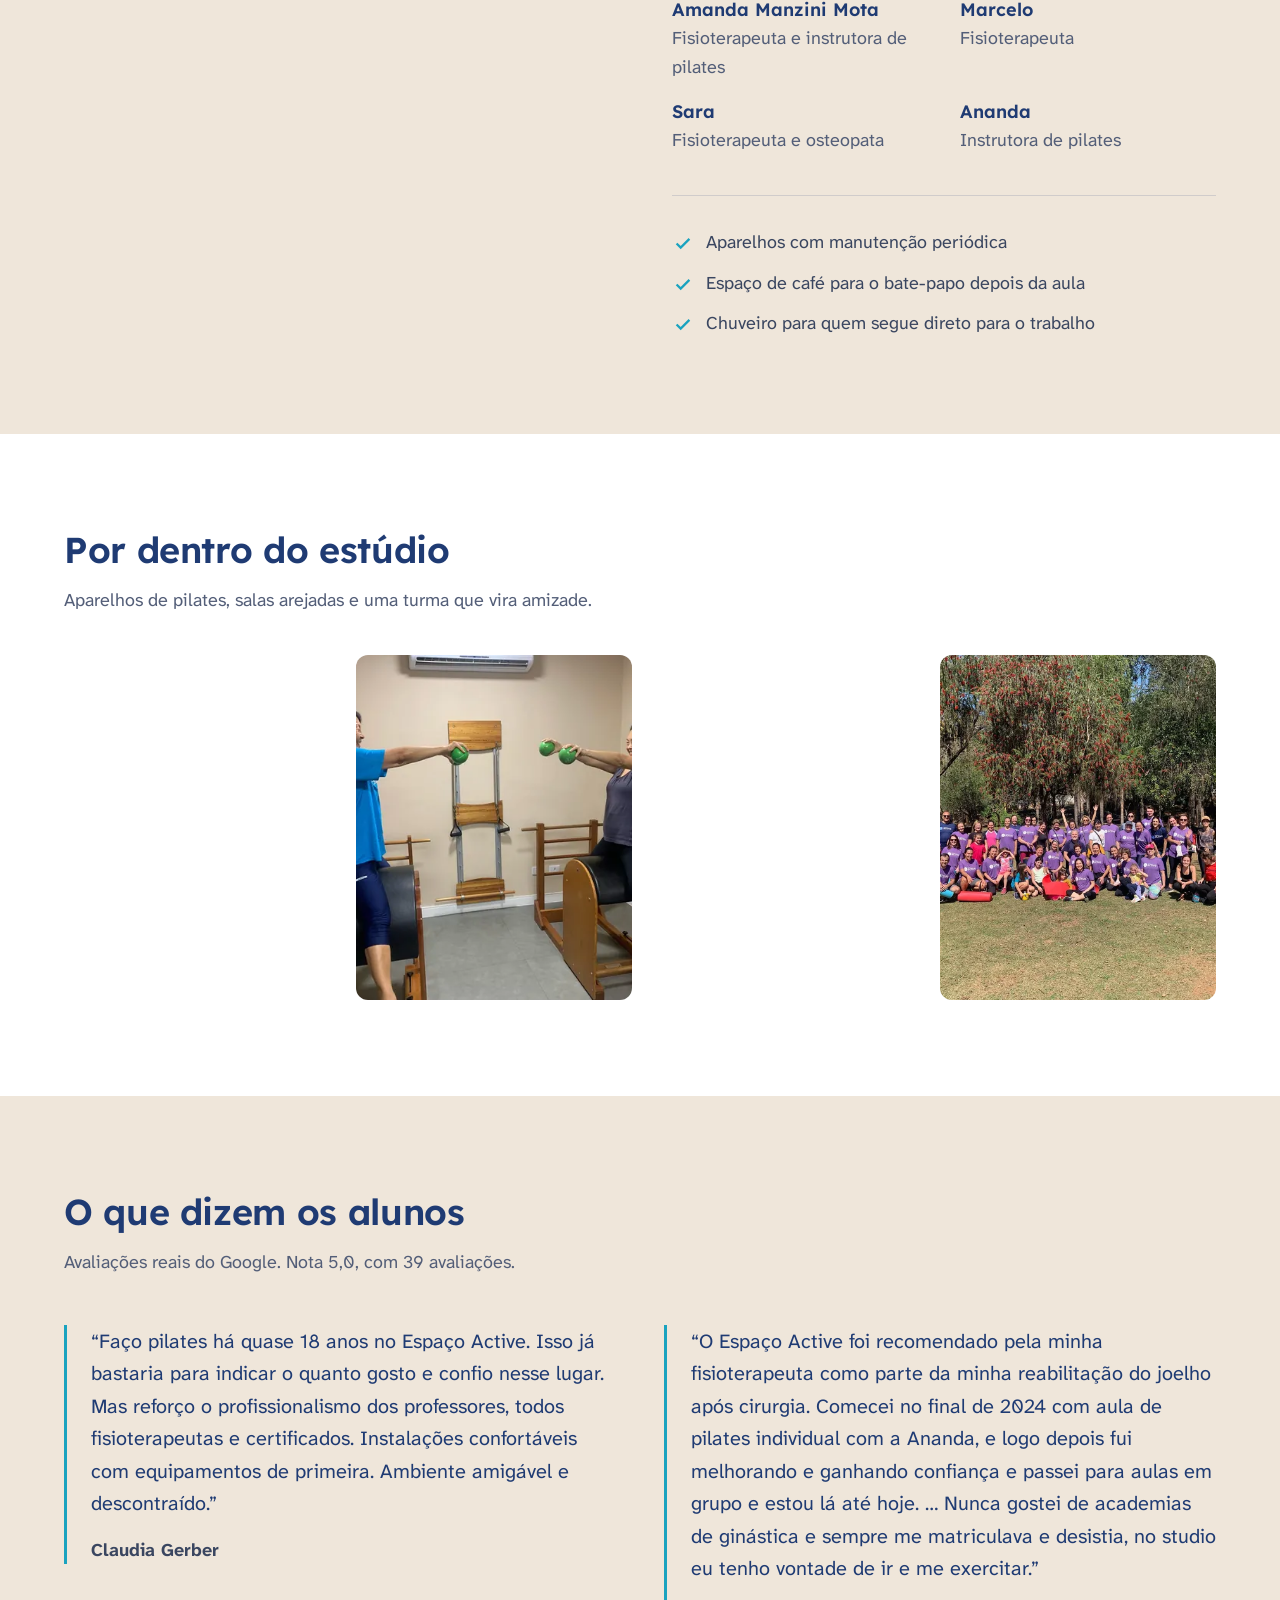
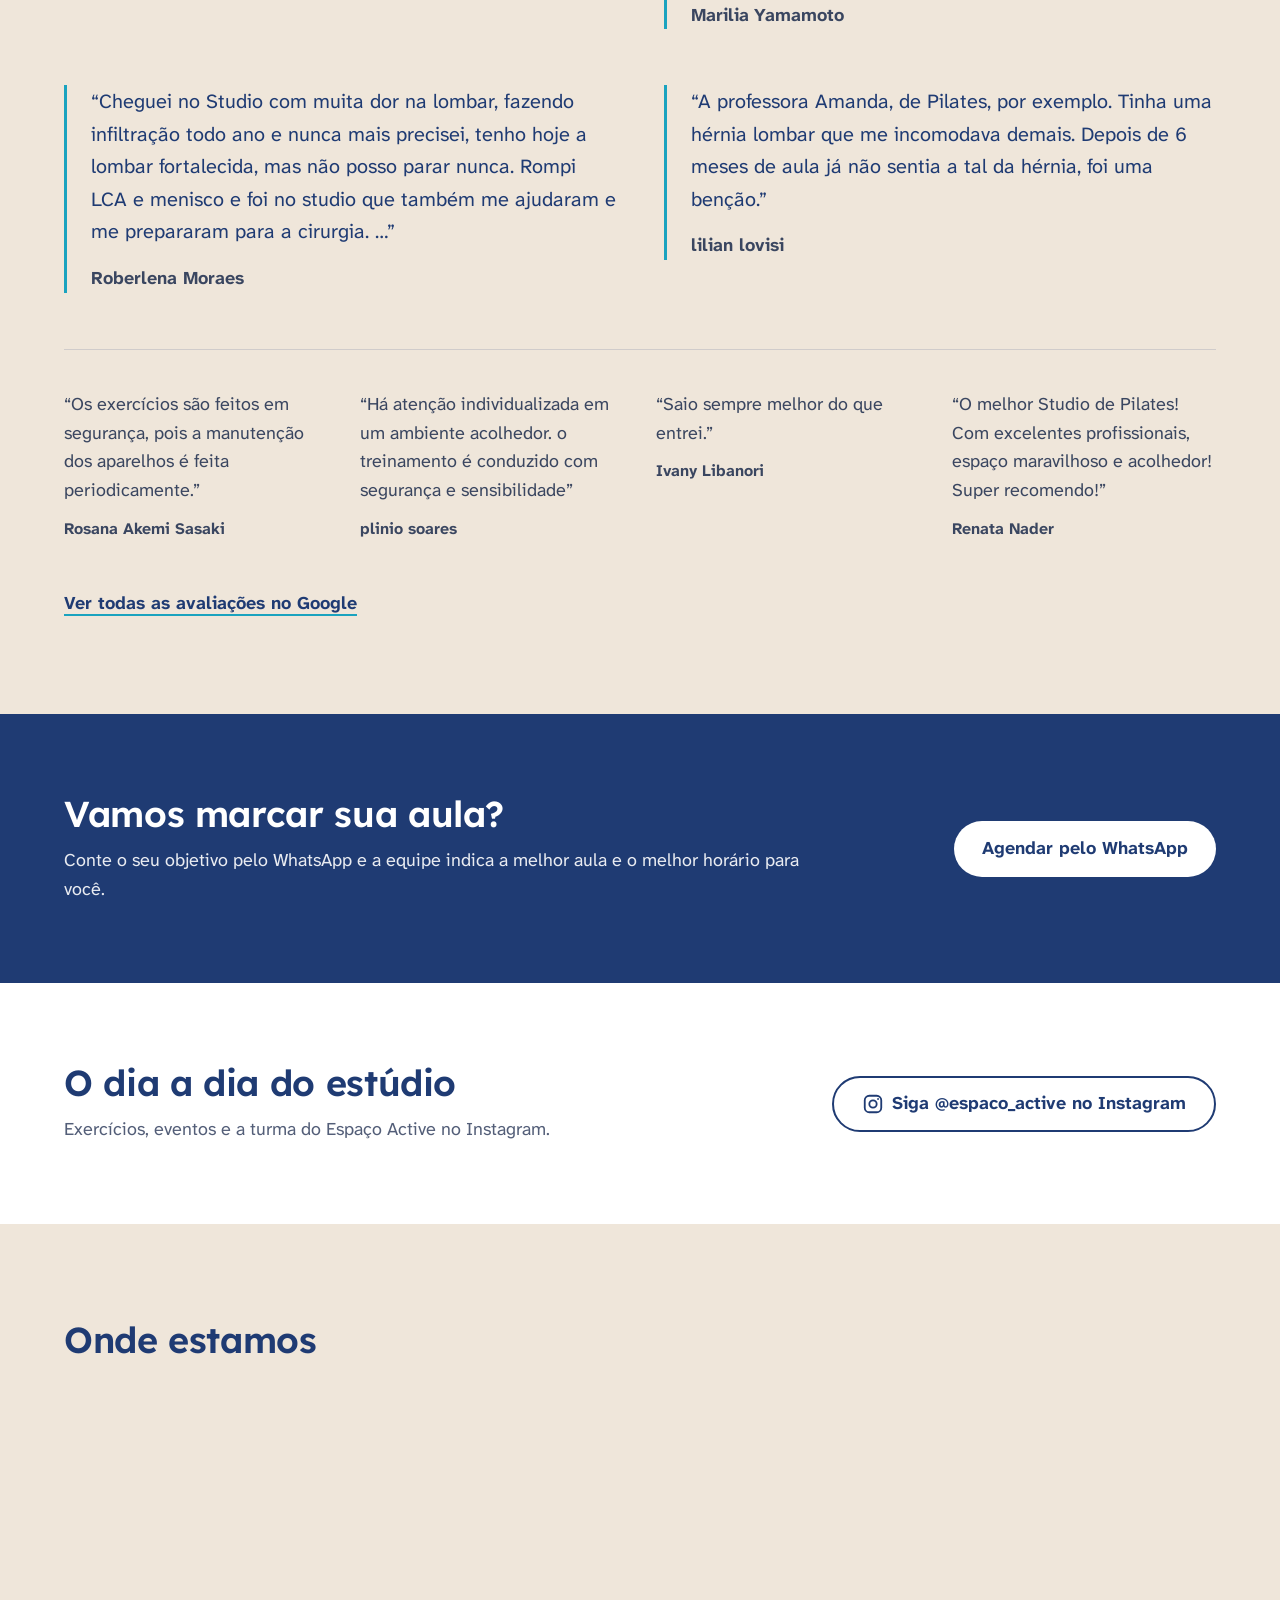
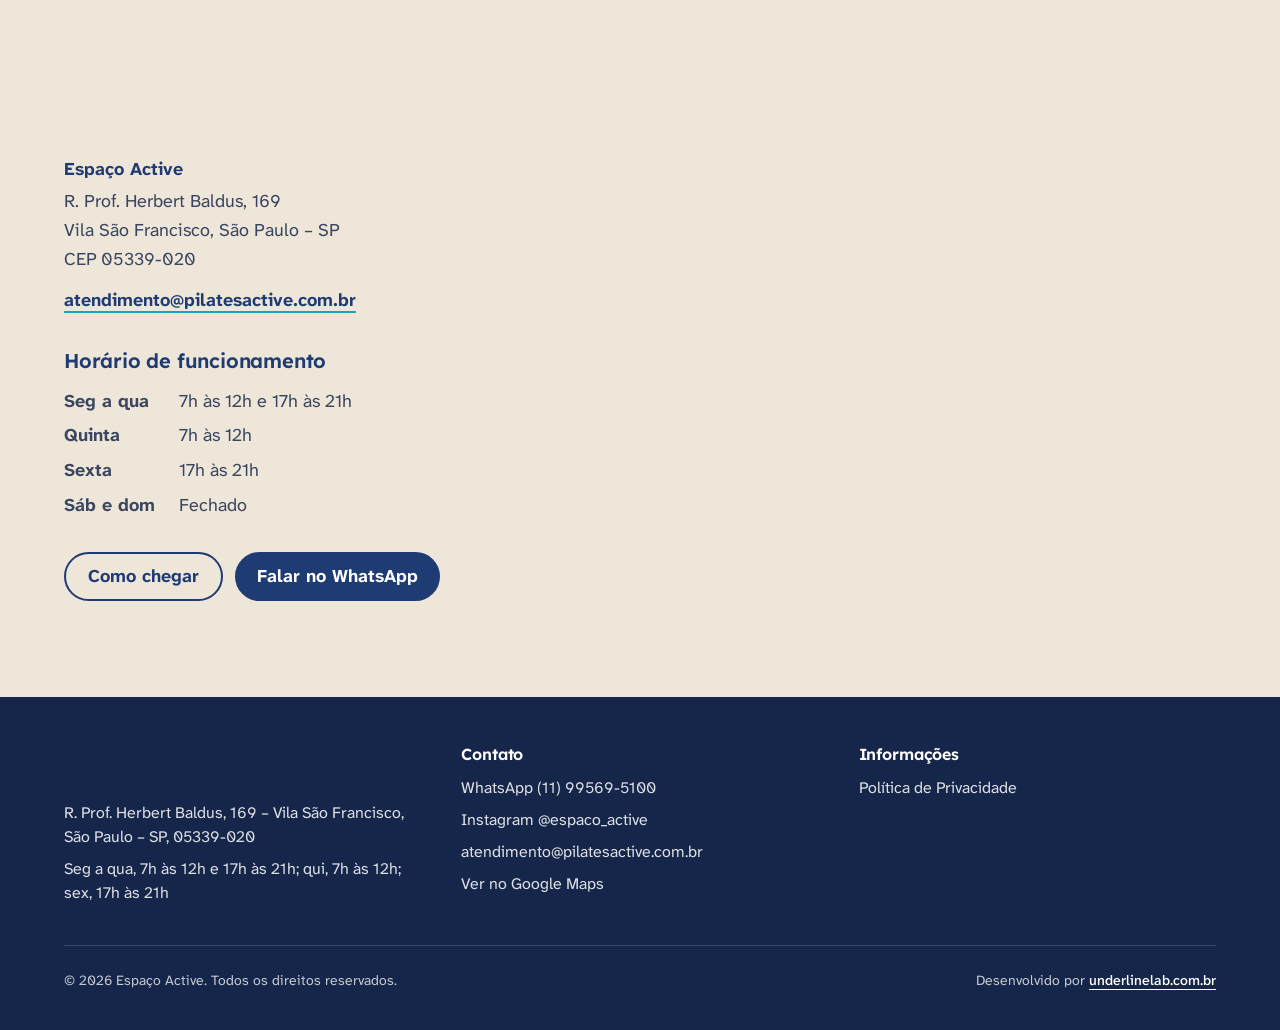
<file: nossa-equipe/index.html>
<!doctype html>
<html lang="pt-BR">
<head>
  <meta charset="utf-8">
  <meta name="viewport" content="width=device-width, initial-scale=1">
  <!-- REDIRECIONAMENTO -->
  <!-- URL antiga do site anterior (/nossa-equipe/), mantida para não quebrar links e resultados de busca.
       Se a hospedagem final permitir, o ideal é trocar por redirecionamento 301 no servidor (.htaccess)
       e apagar esta pasta. Não entra no sitemap. -->
  <meta http-equiv="refresh" content="0; url=/#sobre">
  <link rel="canonical" href="https://{{DOMINIO}}/#sobre">
  <meta name="robots" content="noindex">
  <title>Espaço Active</title>
</head>
<body>
  <p>Esta página mudou de endereço. <a href="/#sobre">Ver a equipe do Espaço Active</a>.</p>
</body>
</html>
</file>
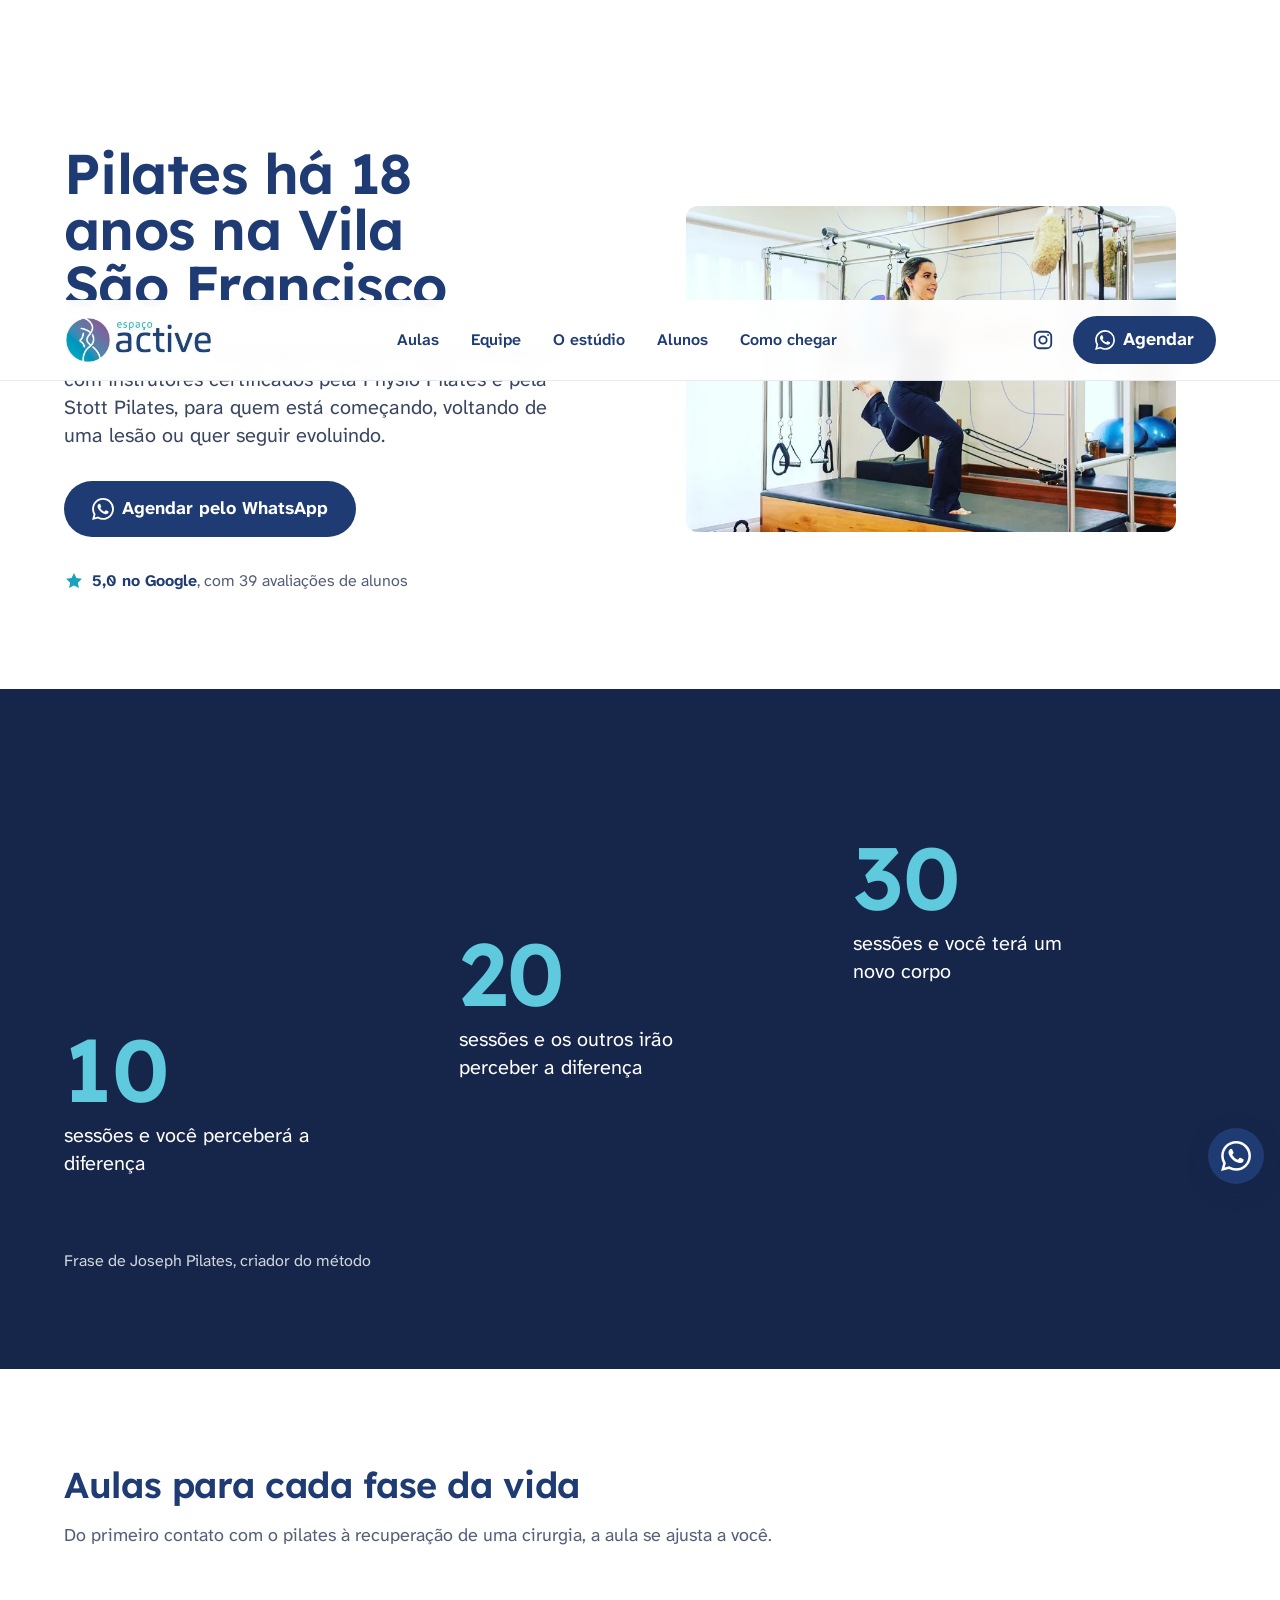
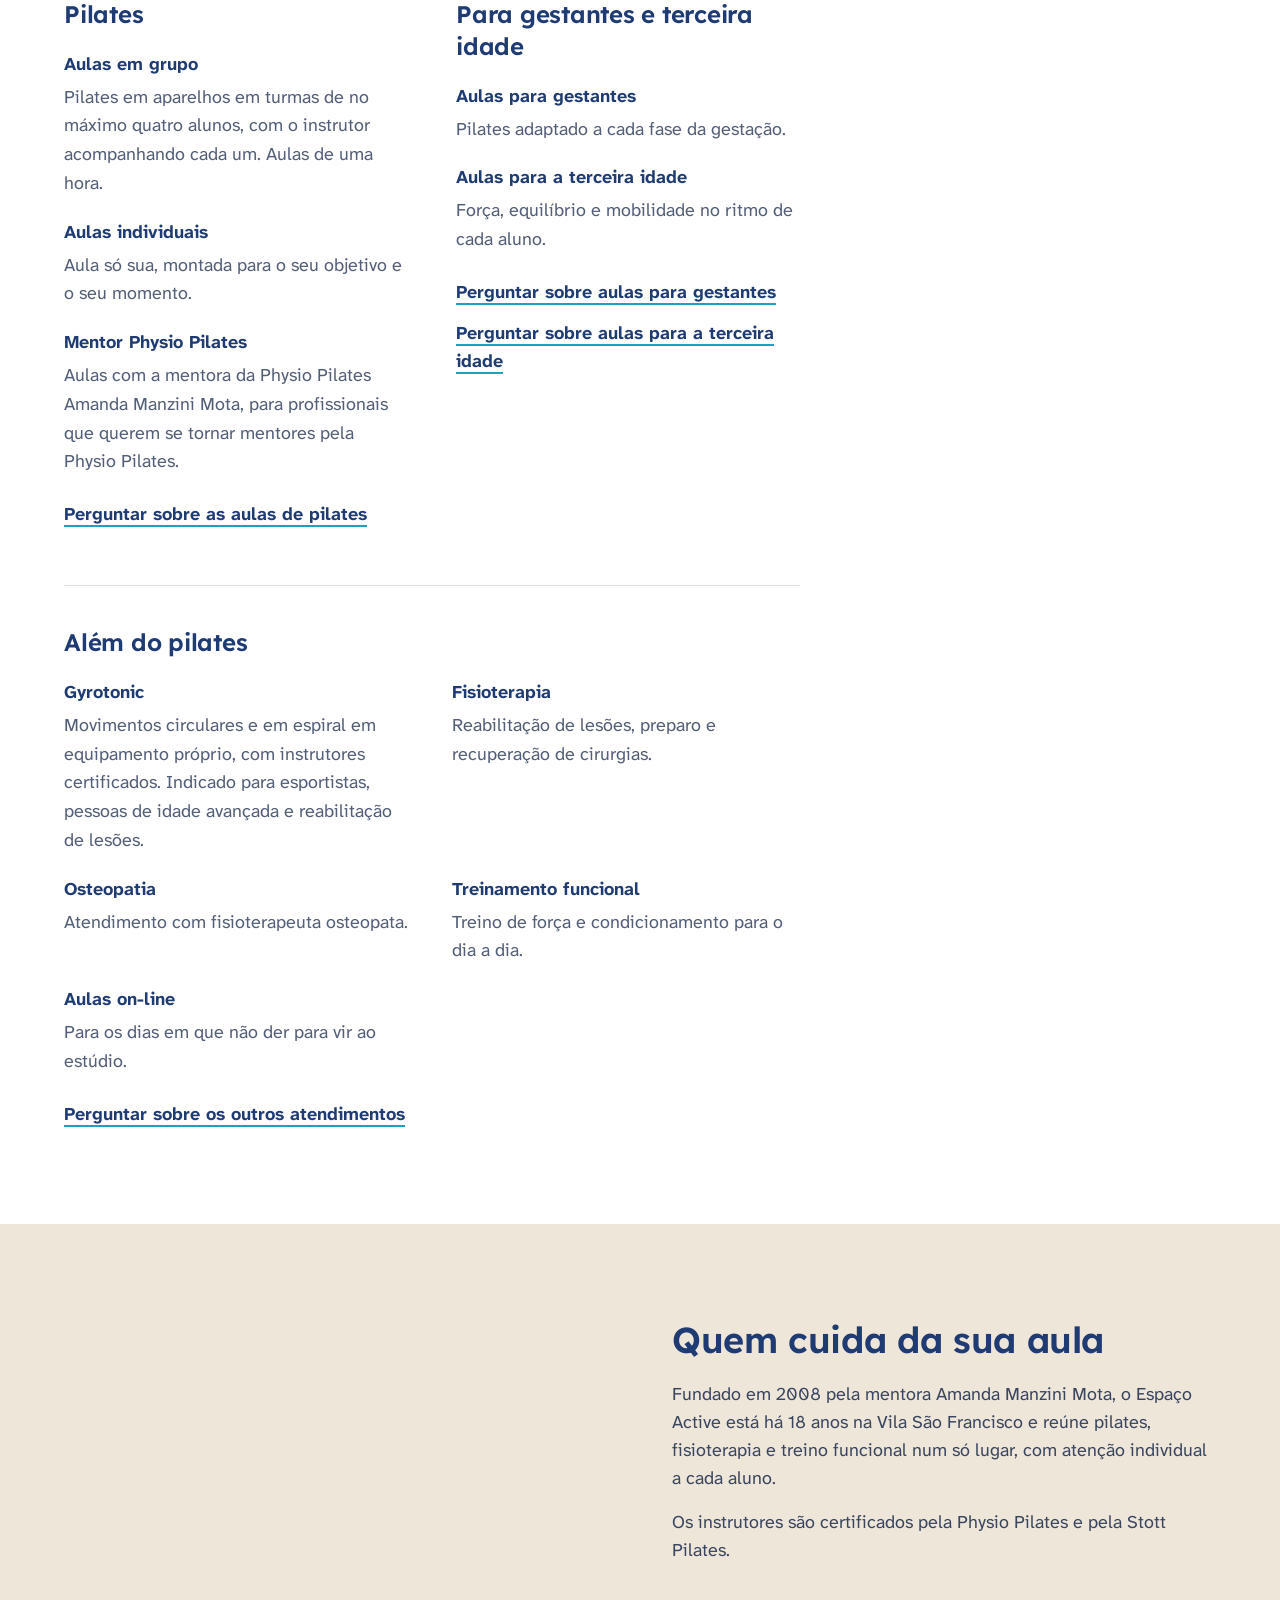
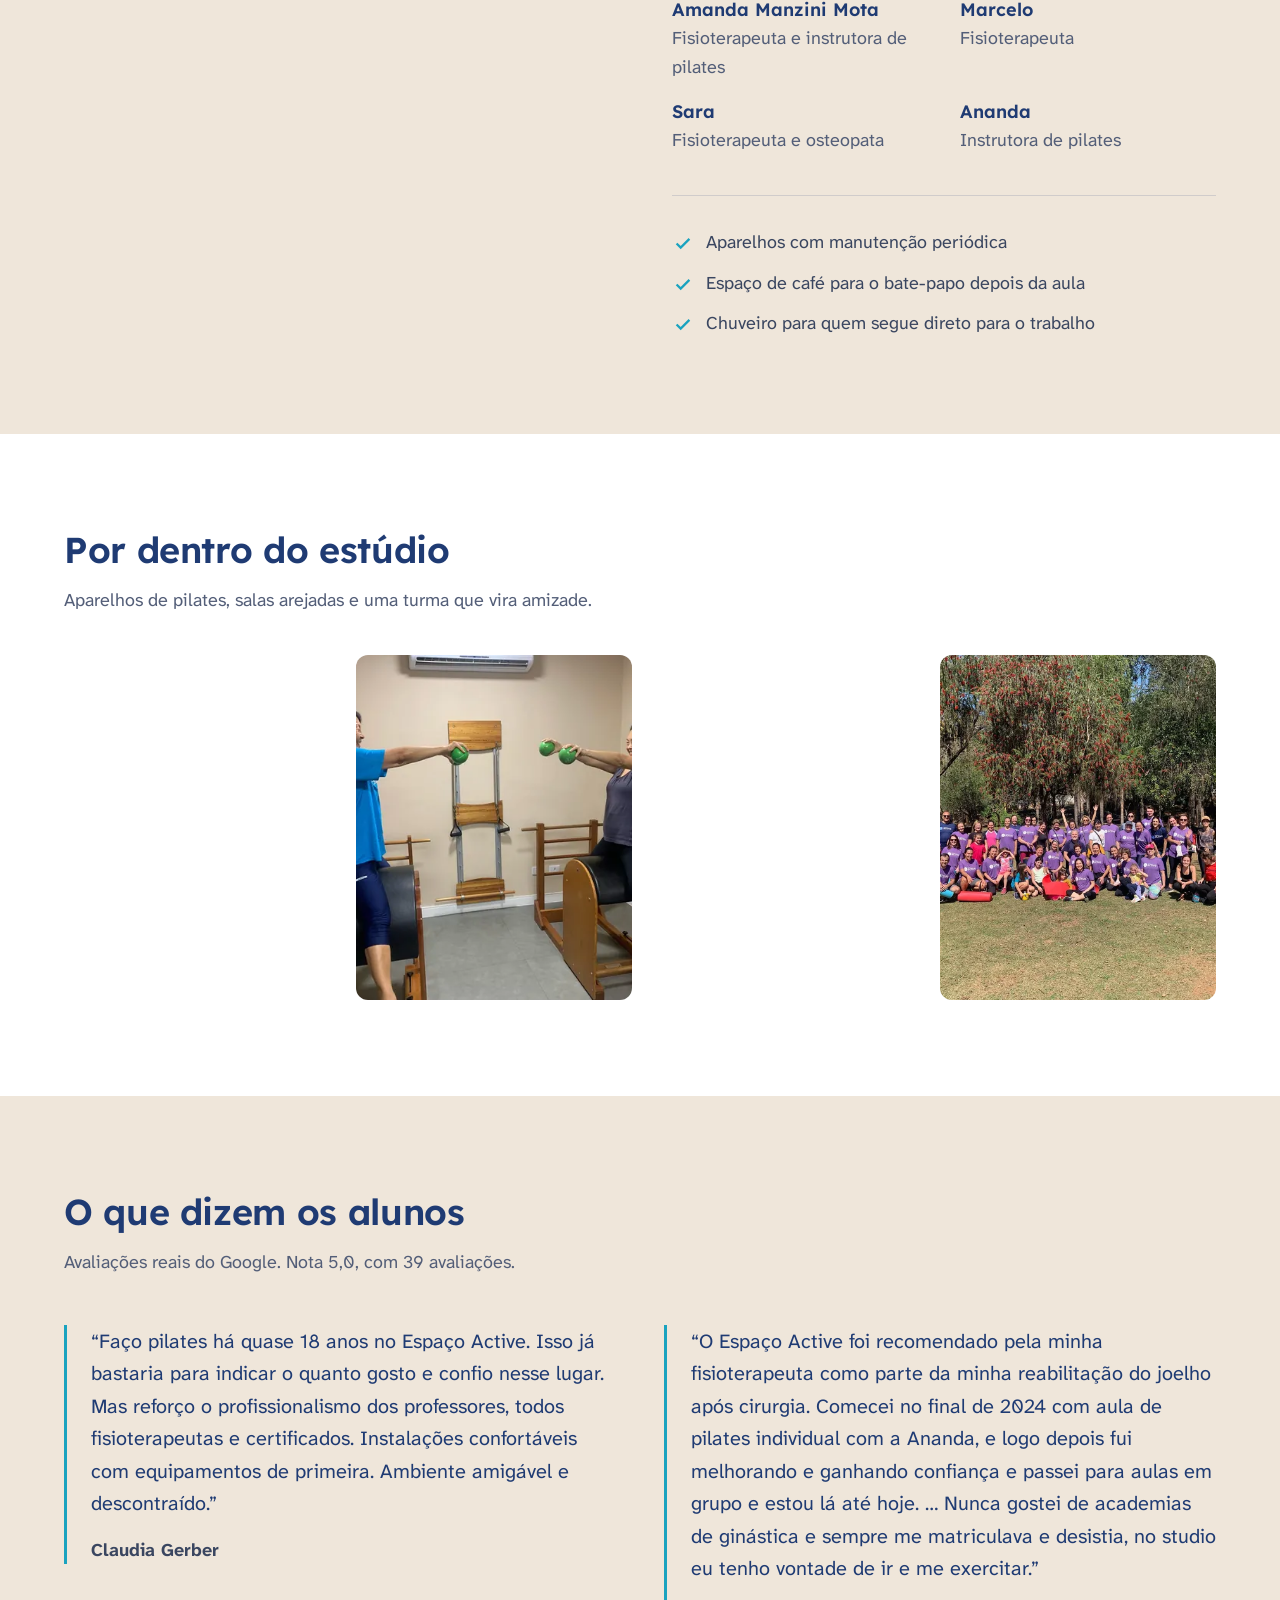
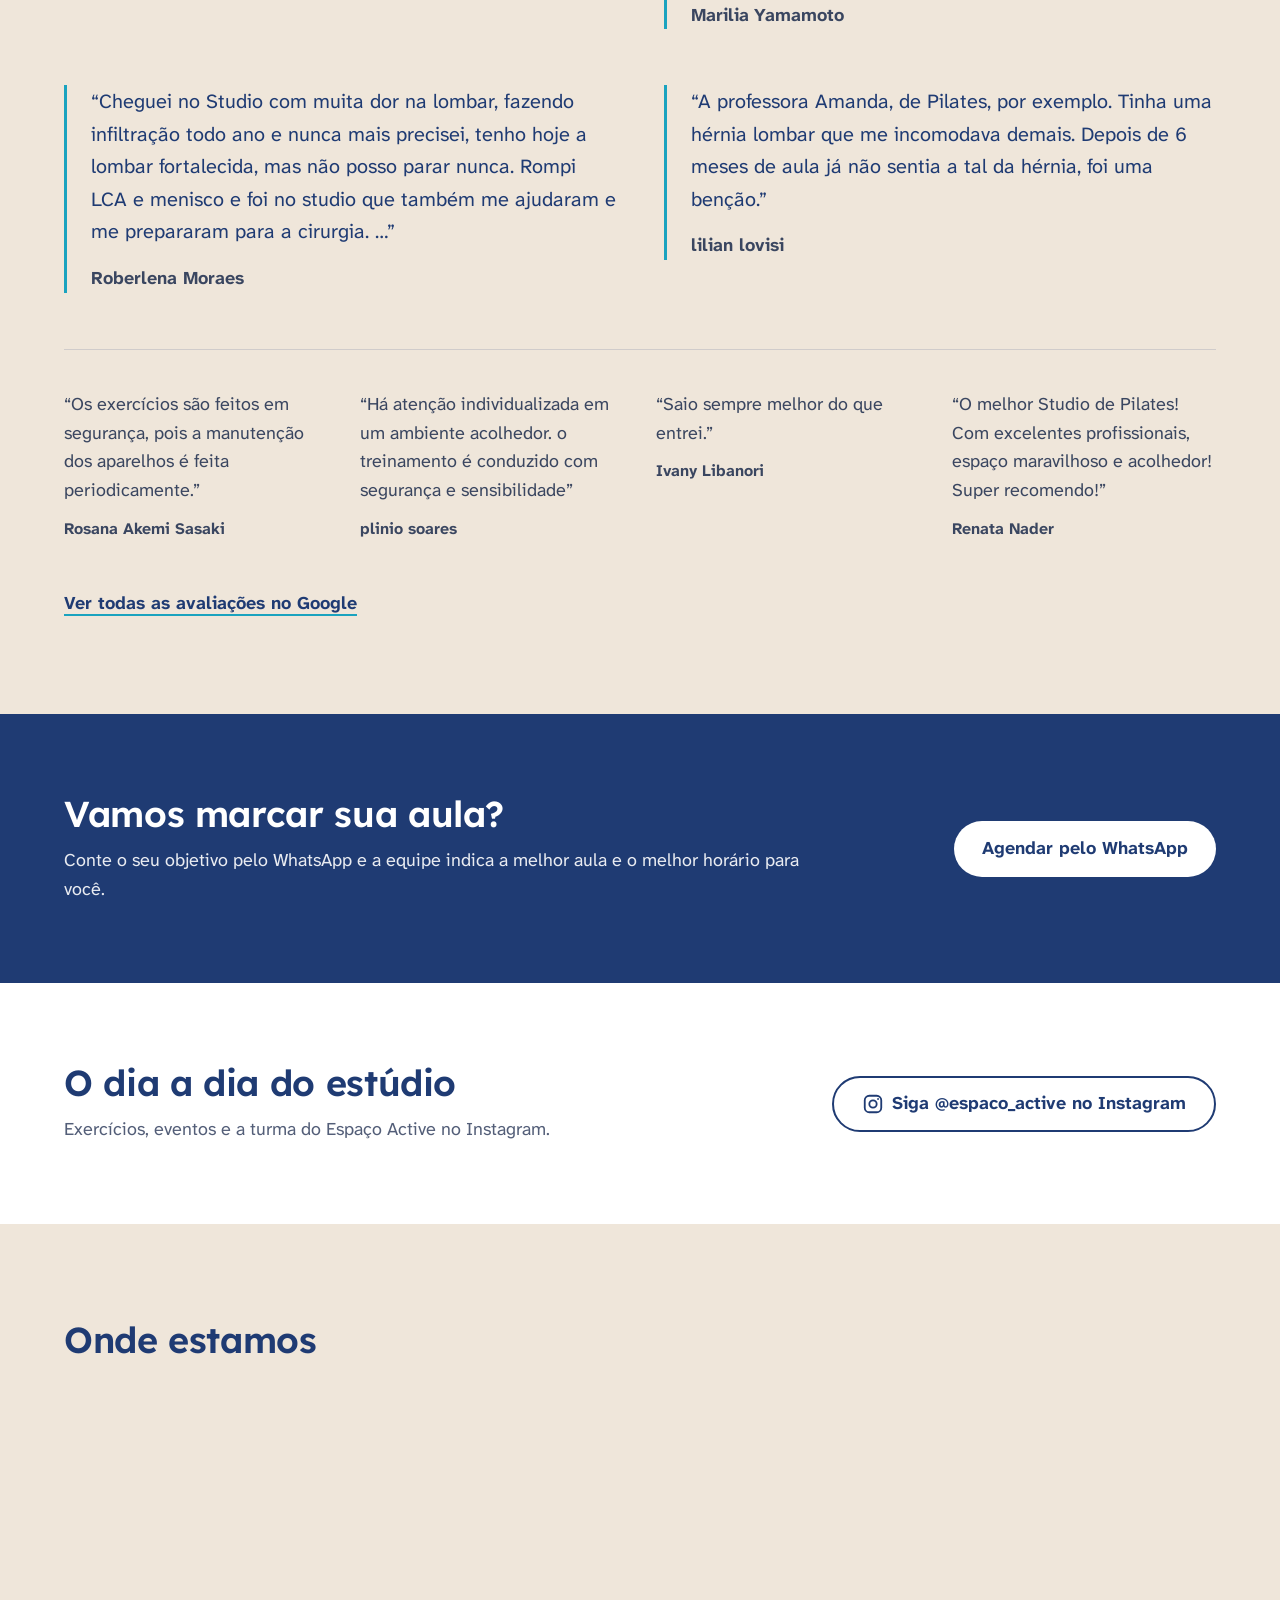
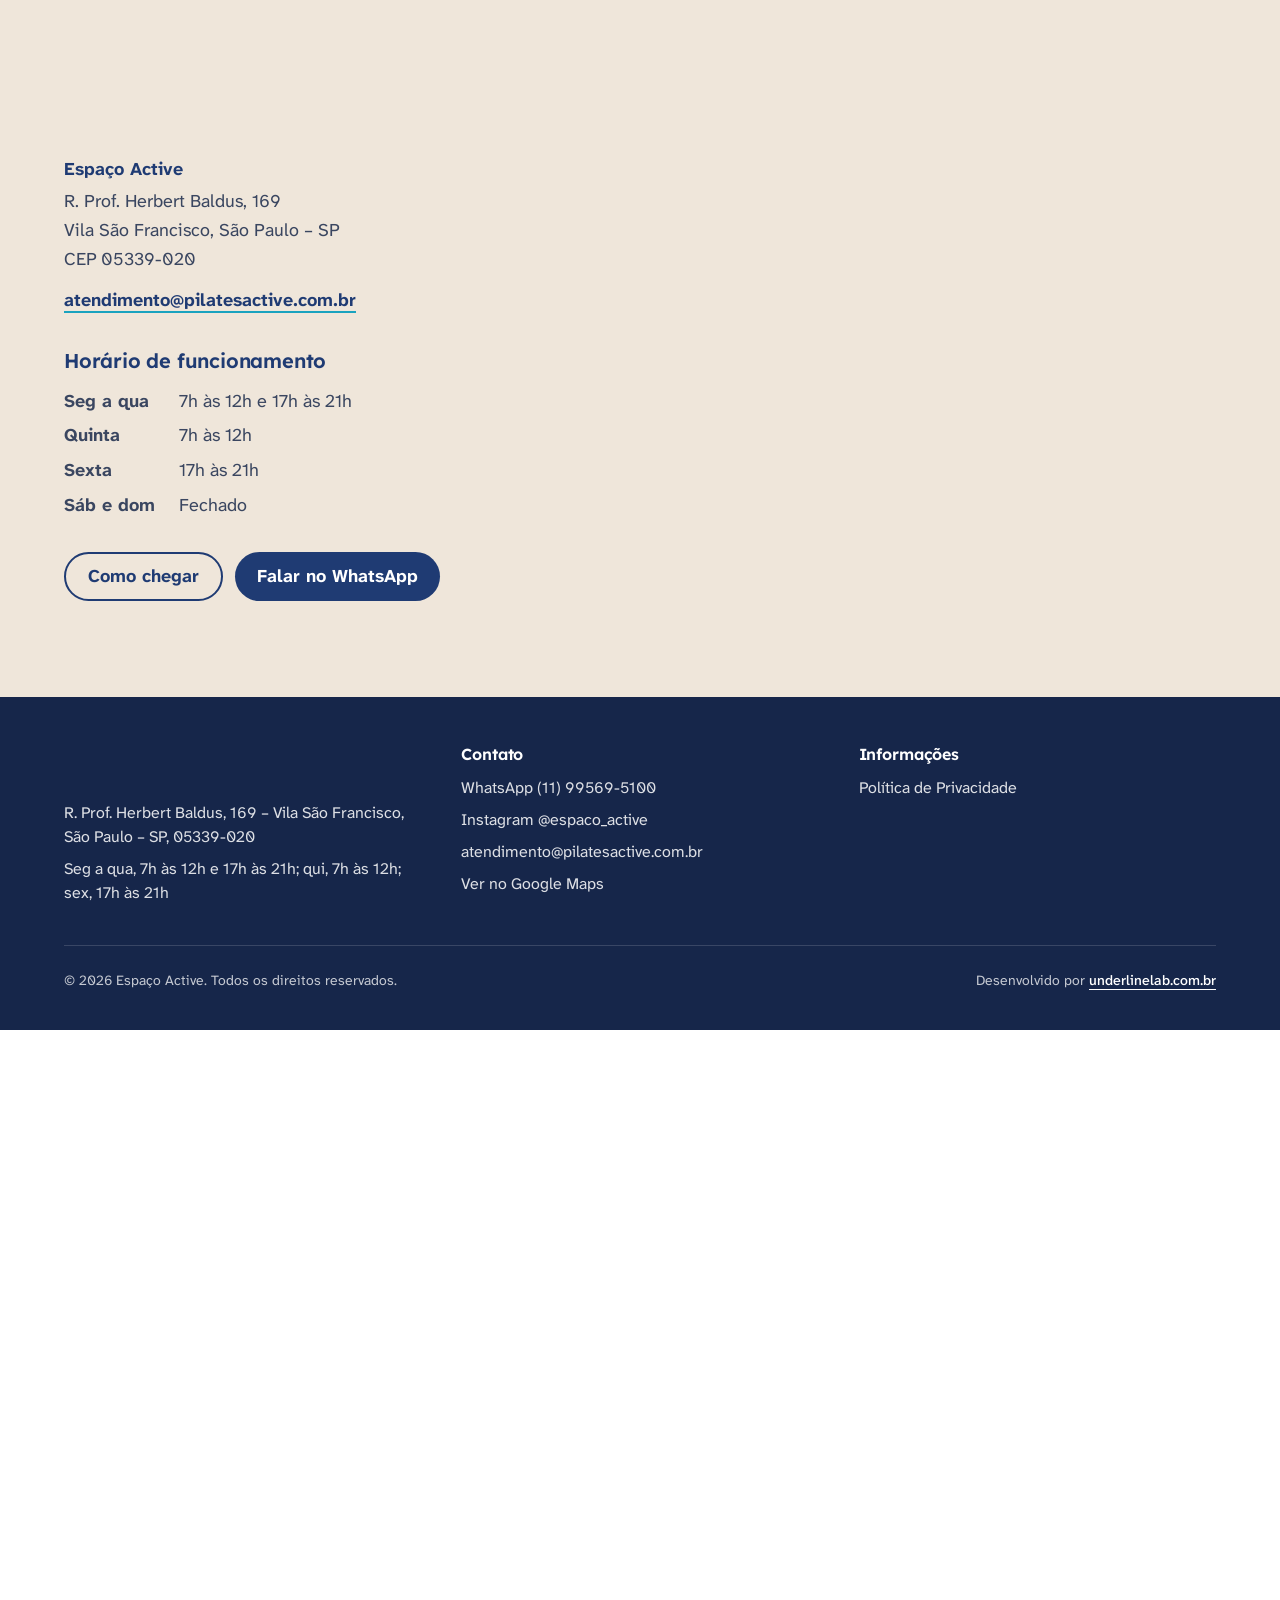
<file: pilates-para-a-terceira-idade/index.html>
<!doctype html>
<html lang="pt-BR">
<head>
  <meta charset="utf-8">
  <meta name="viewport" content="width=device-width, initial-scale=1">
  <!-- REDIRECIONAMENTO -->
  <!-- URL antiga do site anterior (/pilates-para-a-terceira-idade/), mantida para não quebrar links e resultados de busca.
       Se a hospedagem final permitir, o ideal é trocar por redirecionamento 301 no servidor (.htaccess)
       e apagar esta pasta. Não entra no sitemap. -->
  <meta http-equiv="refresh" content="0; url=/#servicos">
  <link rel="canonical" href="https://{{DOMINIO}}/#servicos">
  <meta name="robots" content="noindex">
  <title>Espaço Active</title>
</head>
<body>
  <p>Esta página mudou de endereço. <a href="/#servicos">Ver as aulas do Espaço Active</a>.</p>
</body>
</html>
</file>
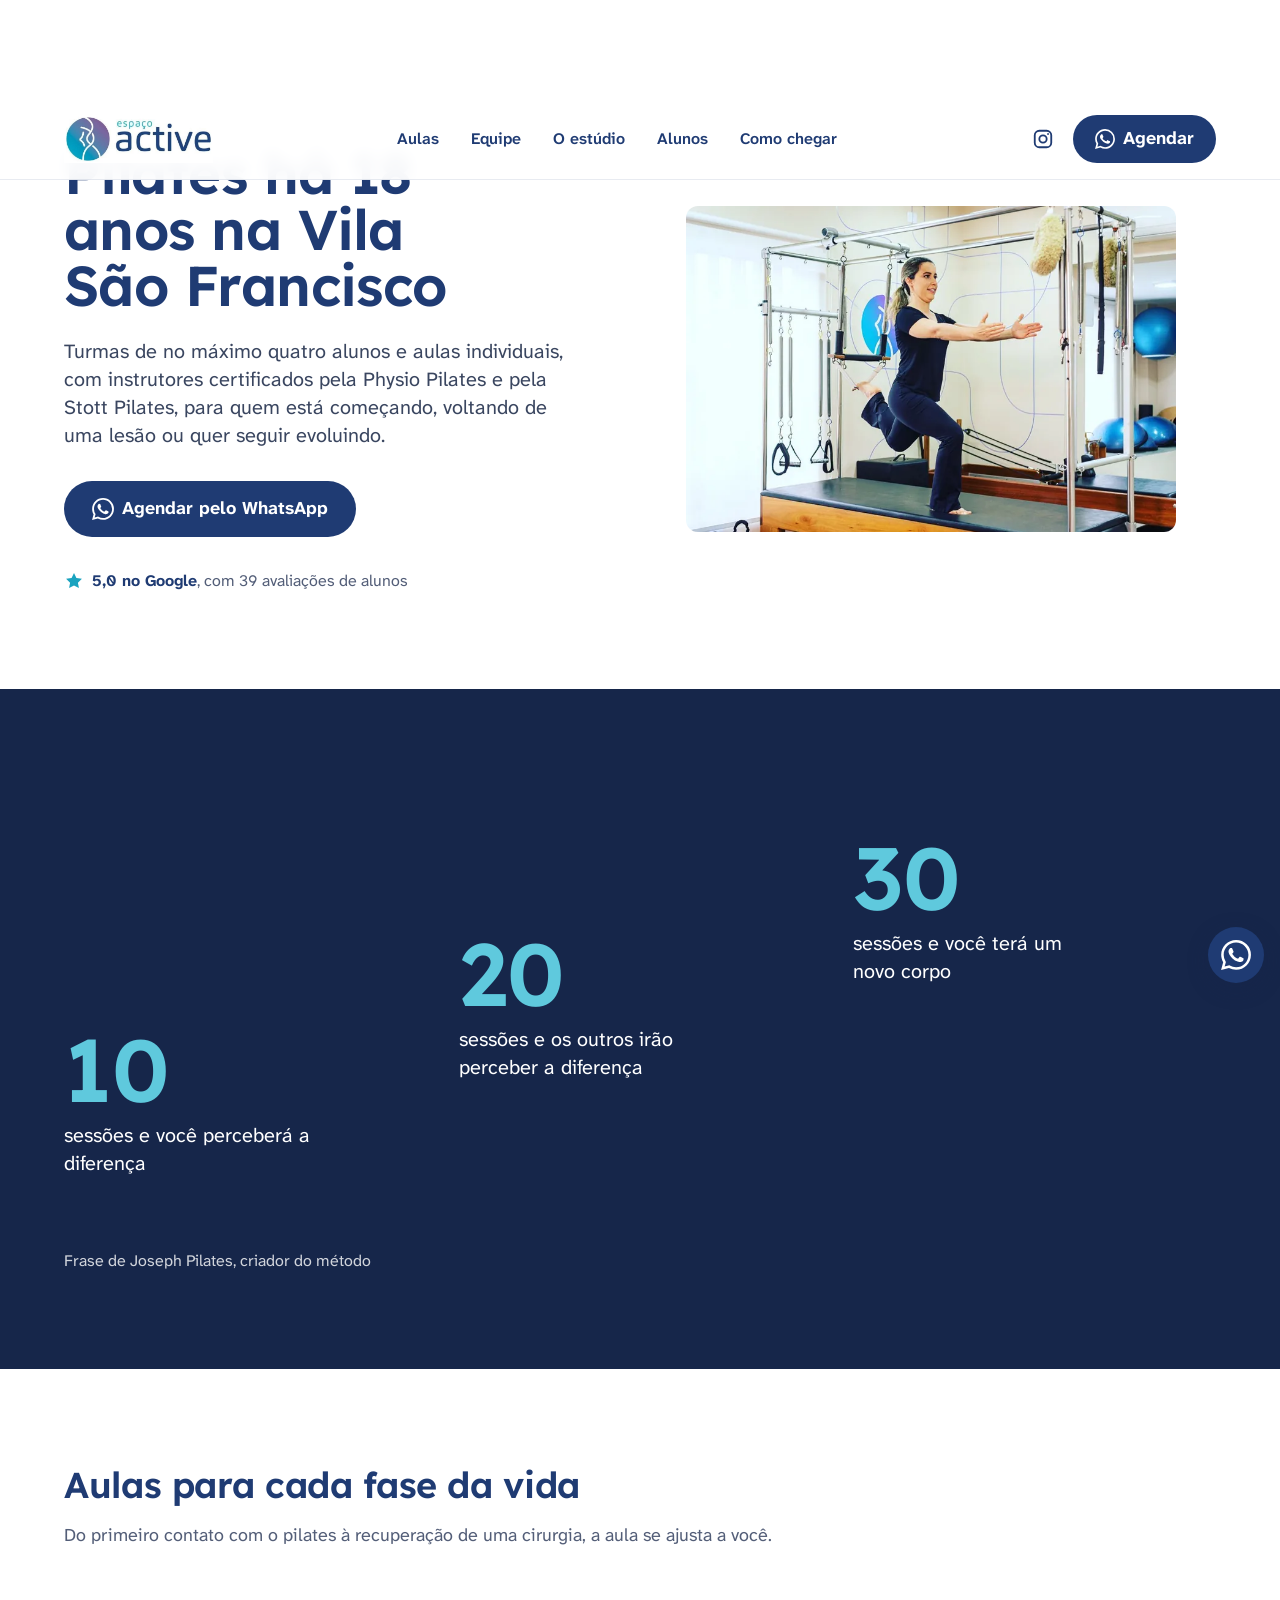
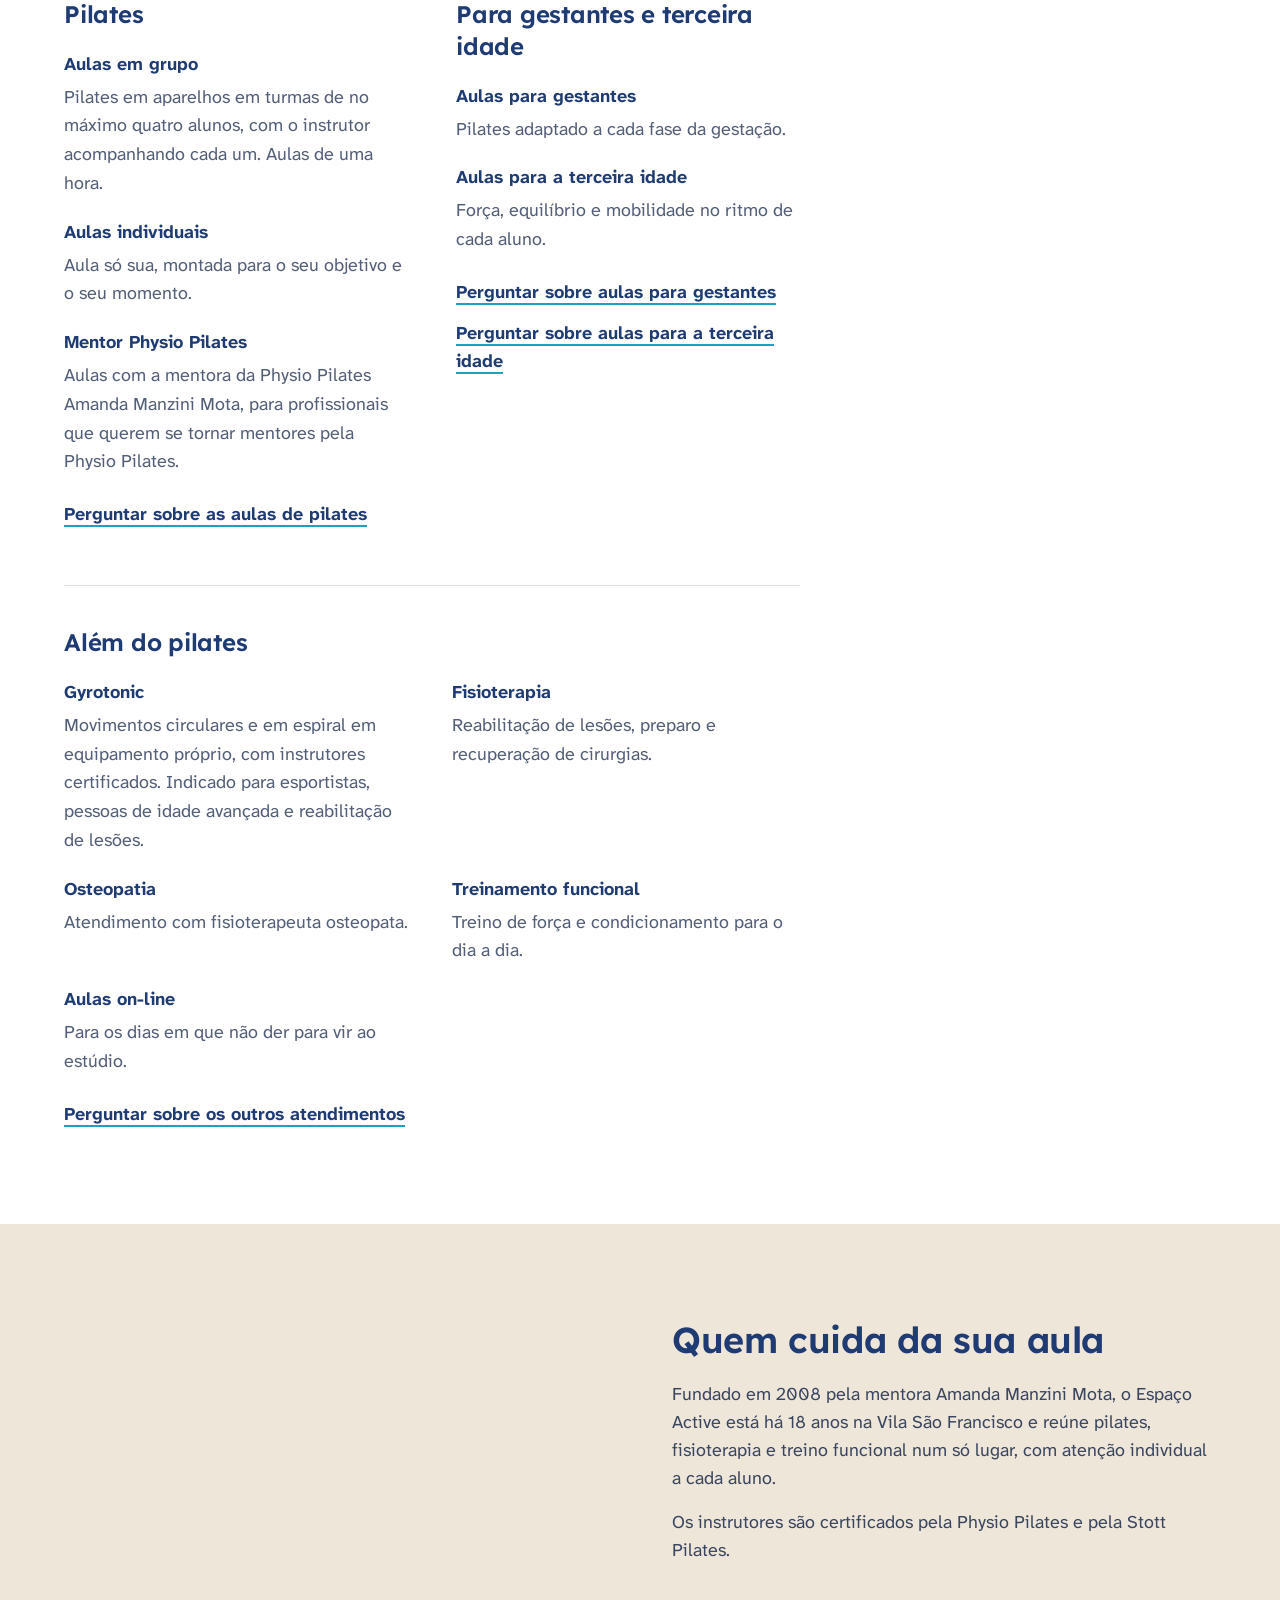
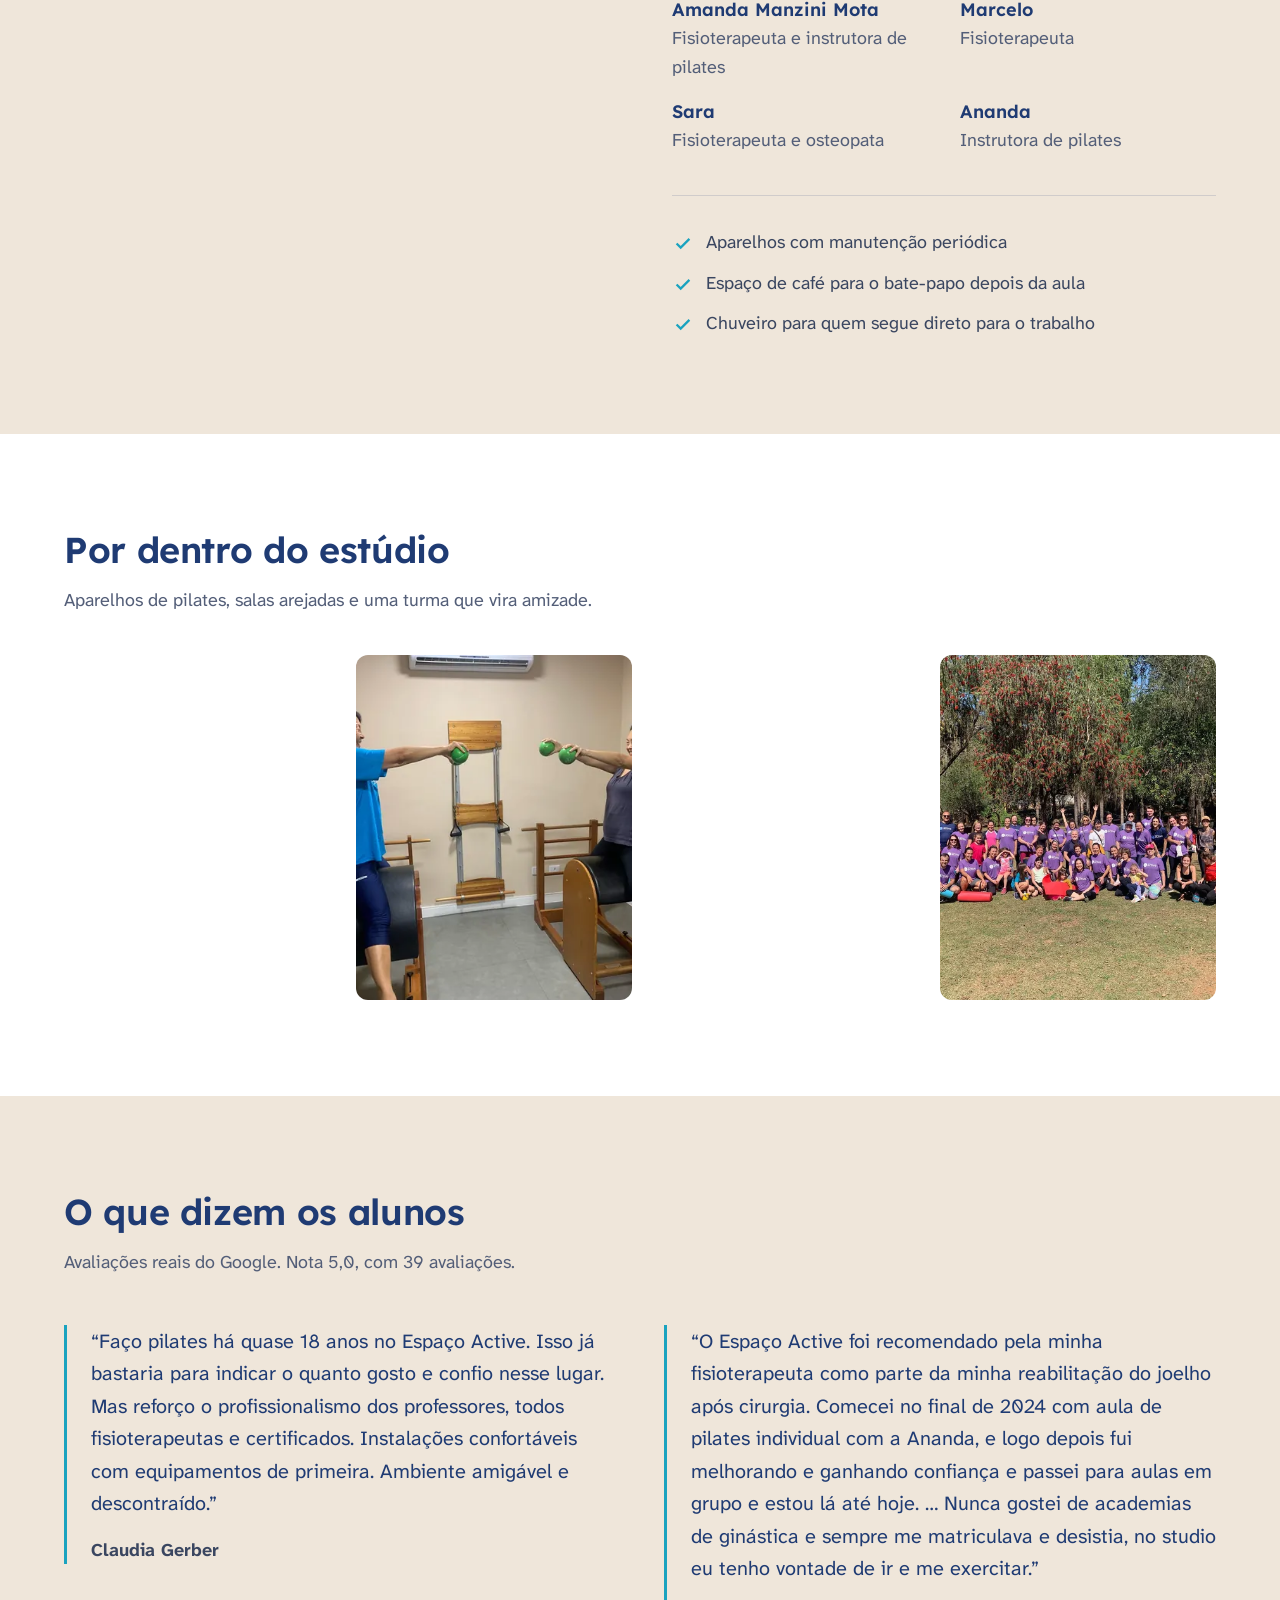
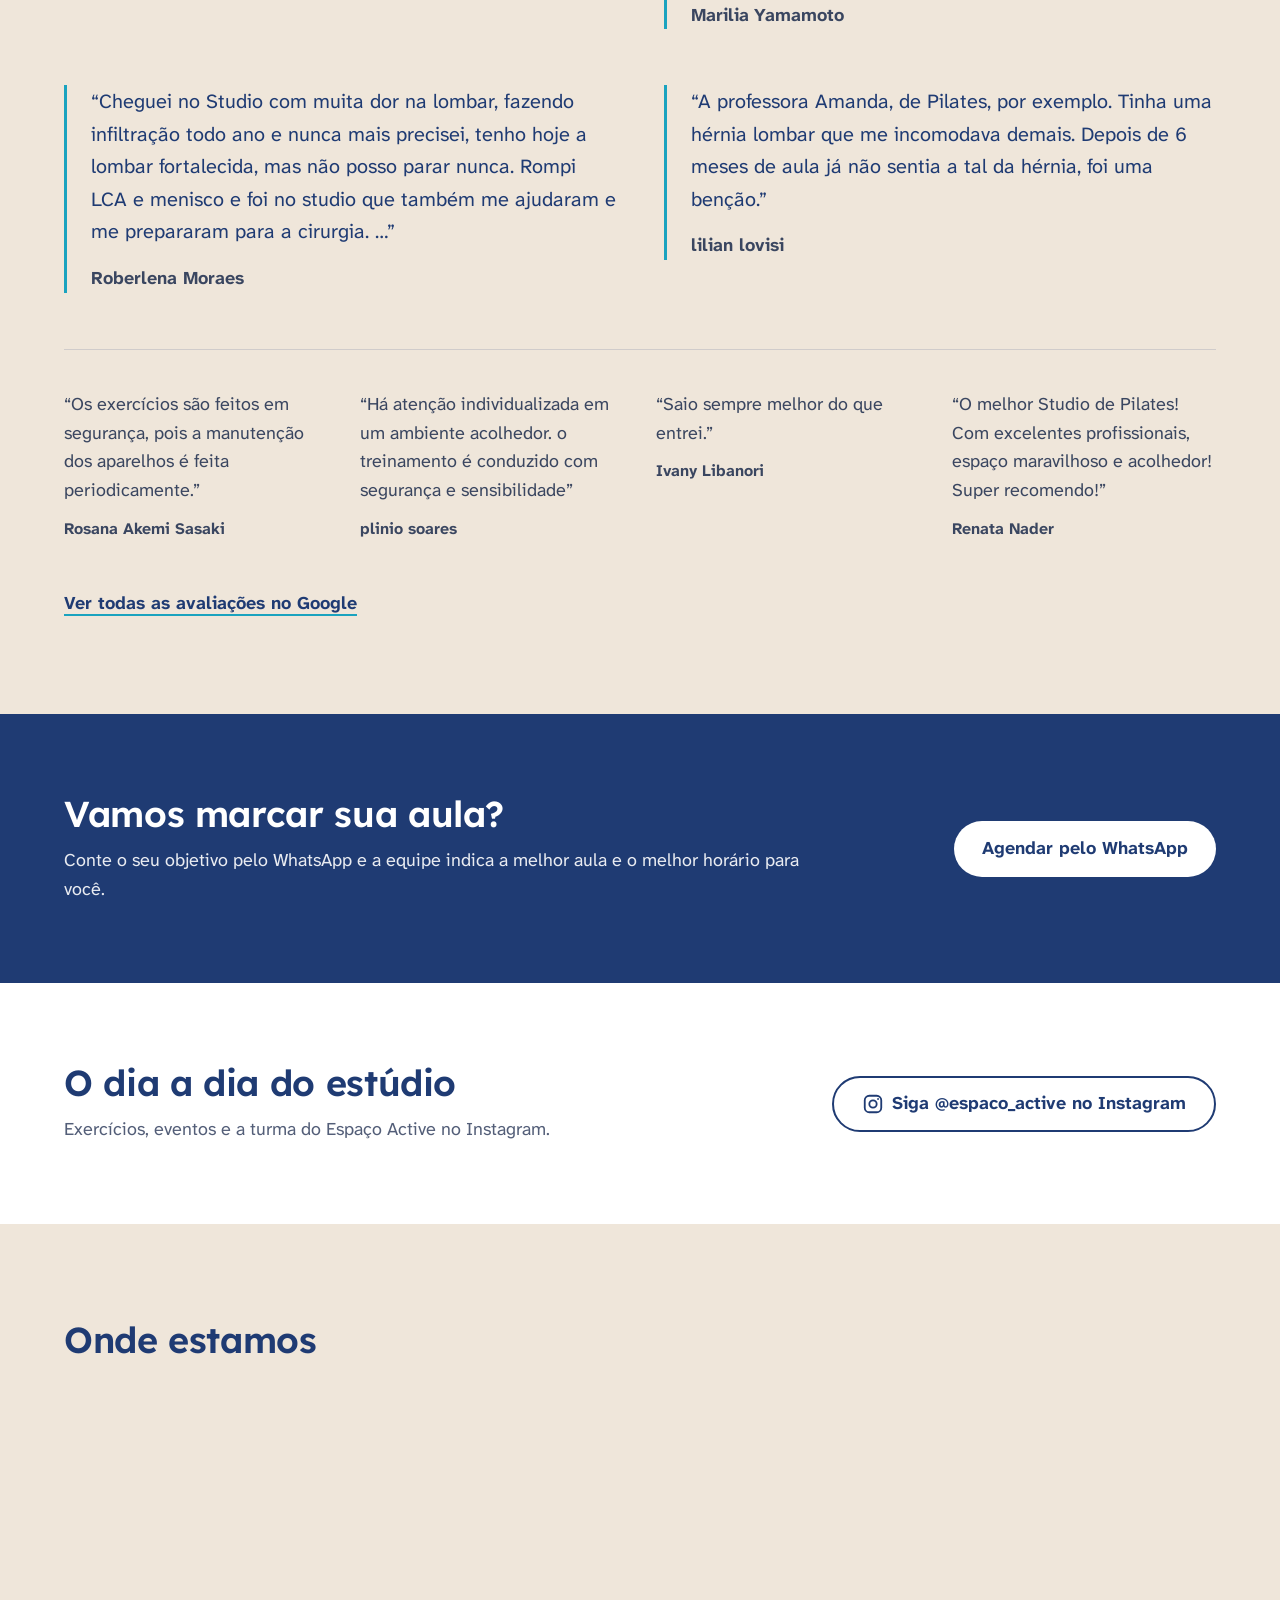
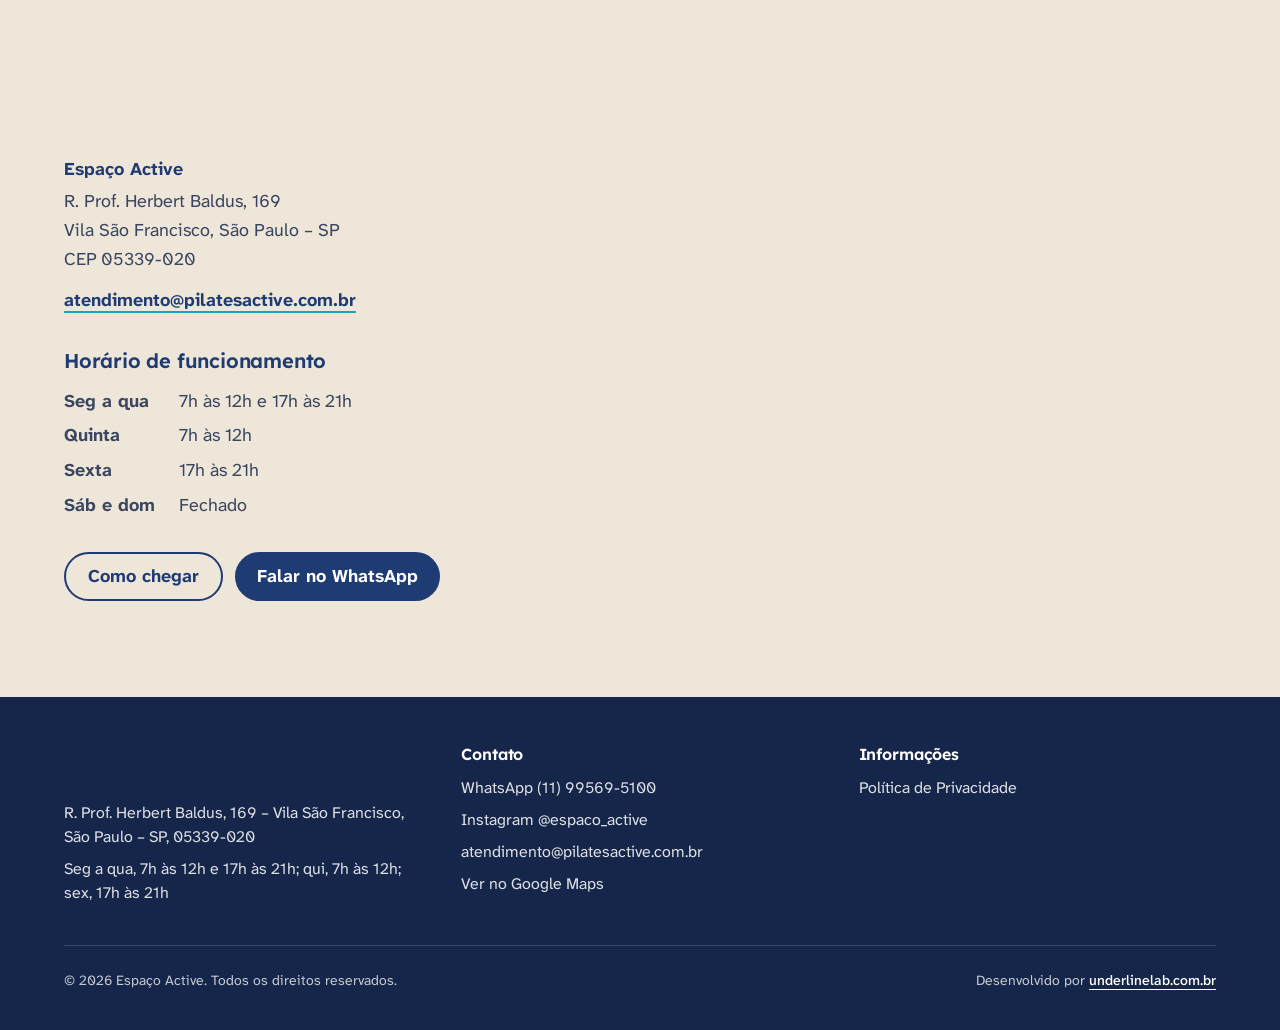
<file: pilates-para-gestantes/index.html>
<!doctype html>
<html lang="pt-BR">
<head>
  <meta charset="utf-8">
  <meta name="viewport" content="width=device-width, initial-scale=1">
  <!-- REDIRECIONAMENTO -->
  <!-- URL antiga do site anterior (/pilates-para-gestantes/), mantida para não quebrar links e resultados de busca.
       Se a hospedagem final permitir, o ideal é trocar por redirecionamento 301 no servidor (.htaccess)
       e apagar esta pasta. Não entra no sitemap. -->
  <meta http-equiv="refresh" content="0; url=/#servicos">
  <link rel="canonical" href="https://{{DOMINIO}}/#servicos">
  <meta name="robots" content="noindex">
  <title>Espaço Active</title>
</head>
<body>
  <p>Esta página mudou de endereço. <a href="/#servicos">Ver as aulas do Espaço Active</a>.</p>
</body>
</html>
</file>
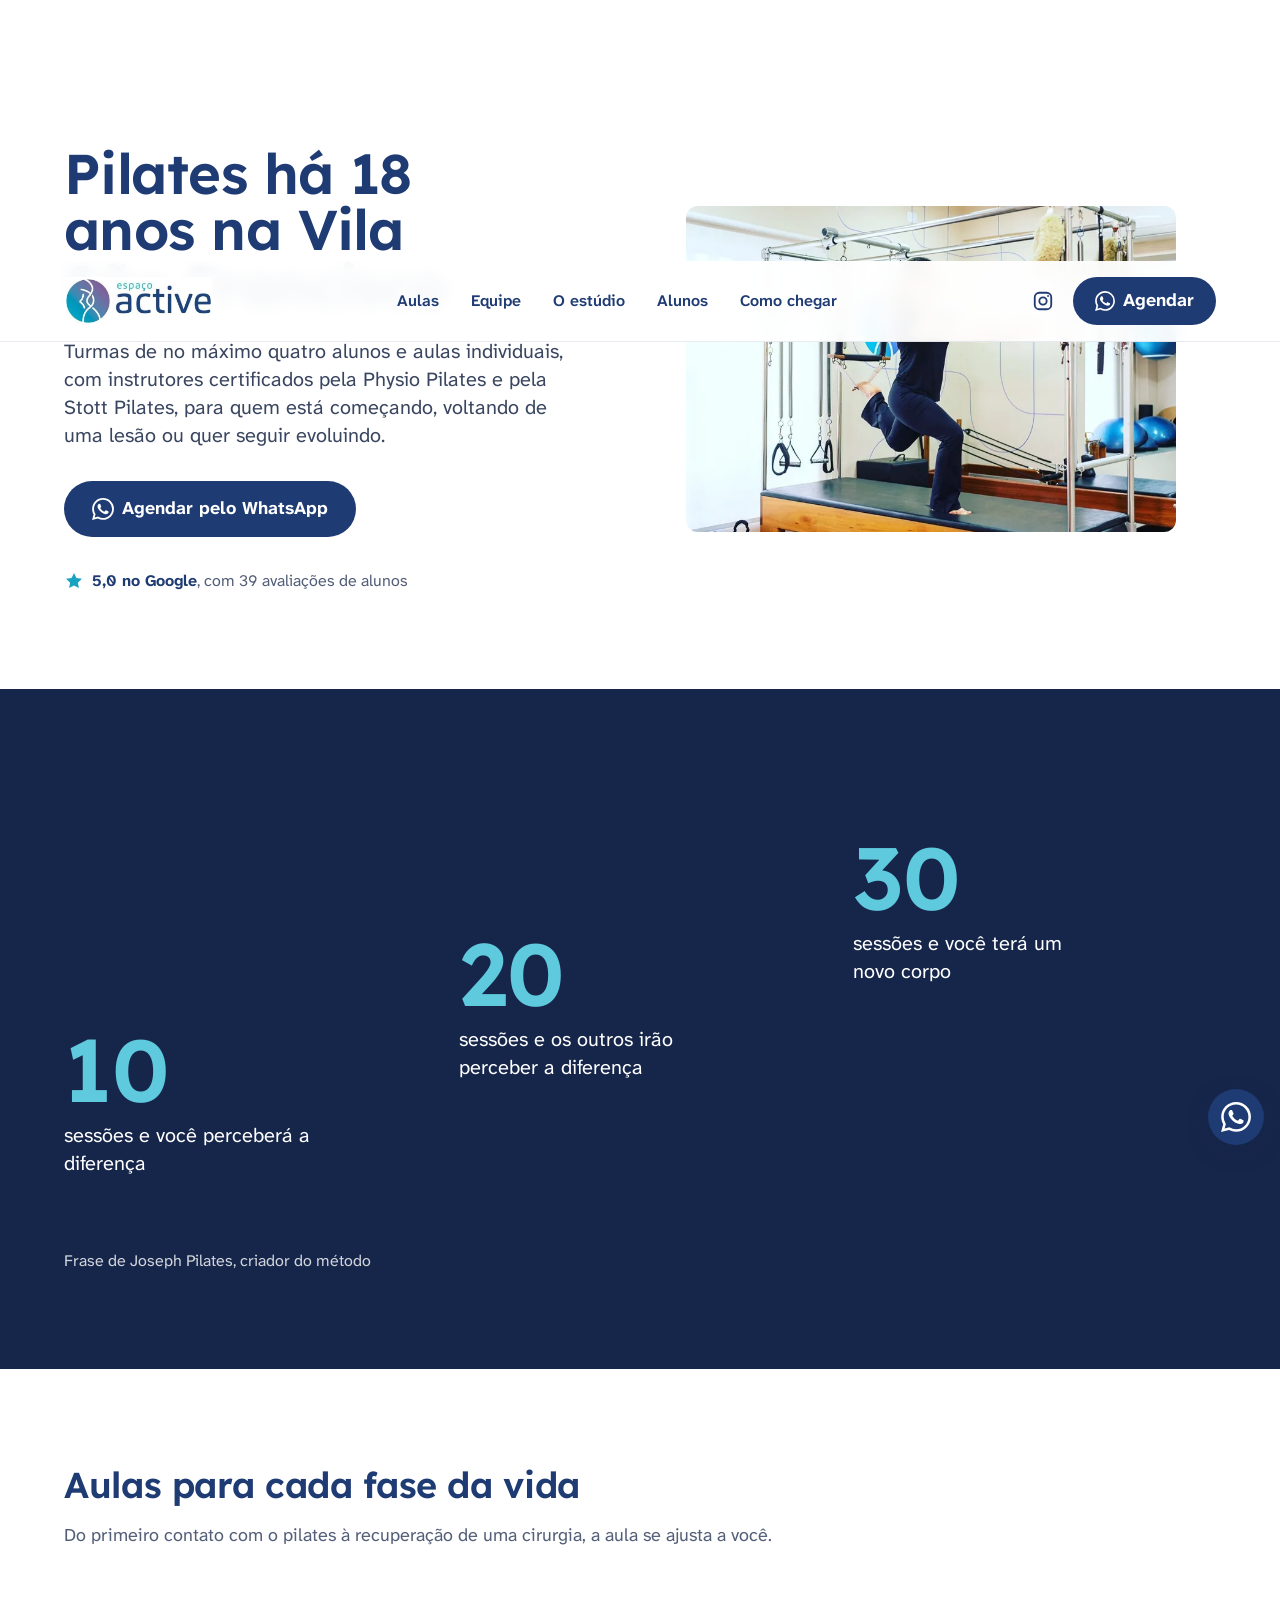
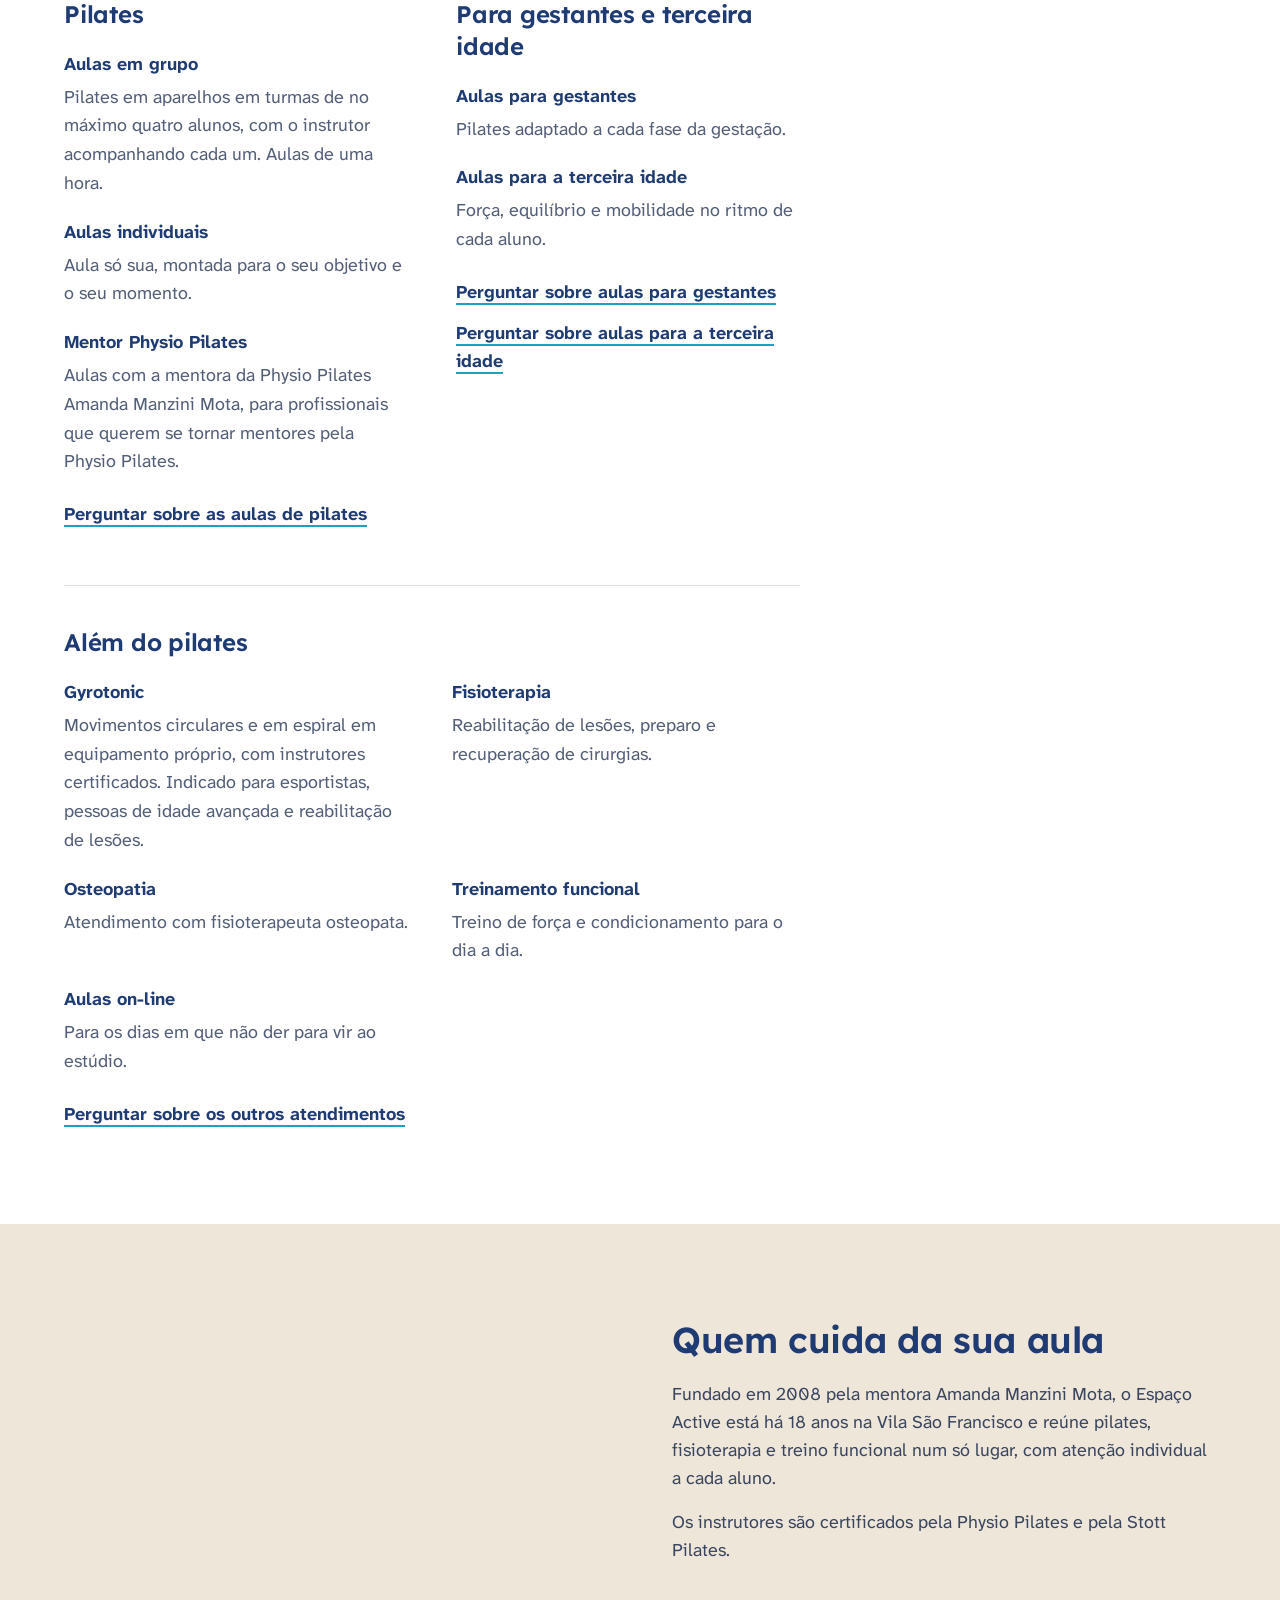
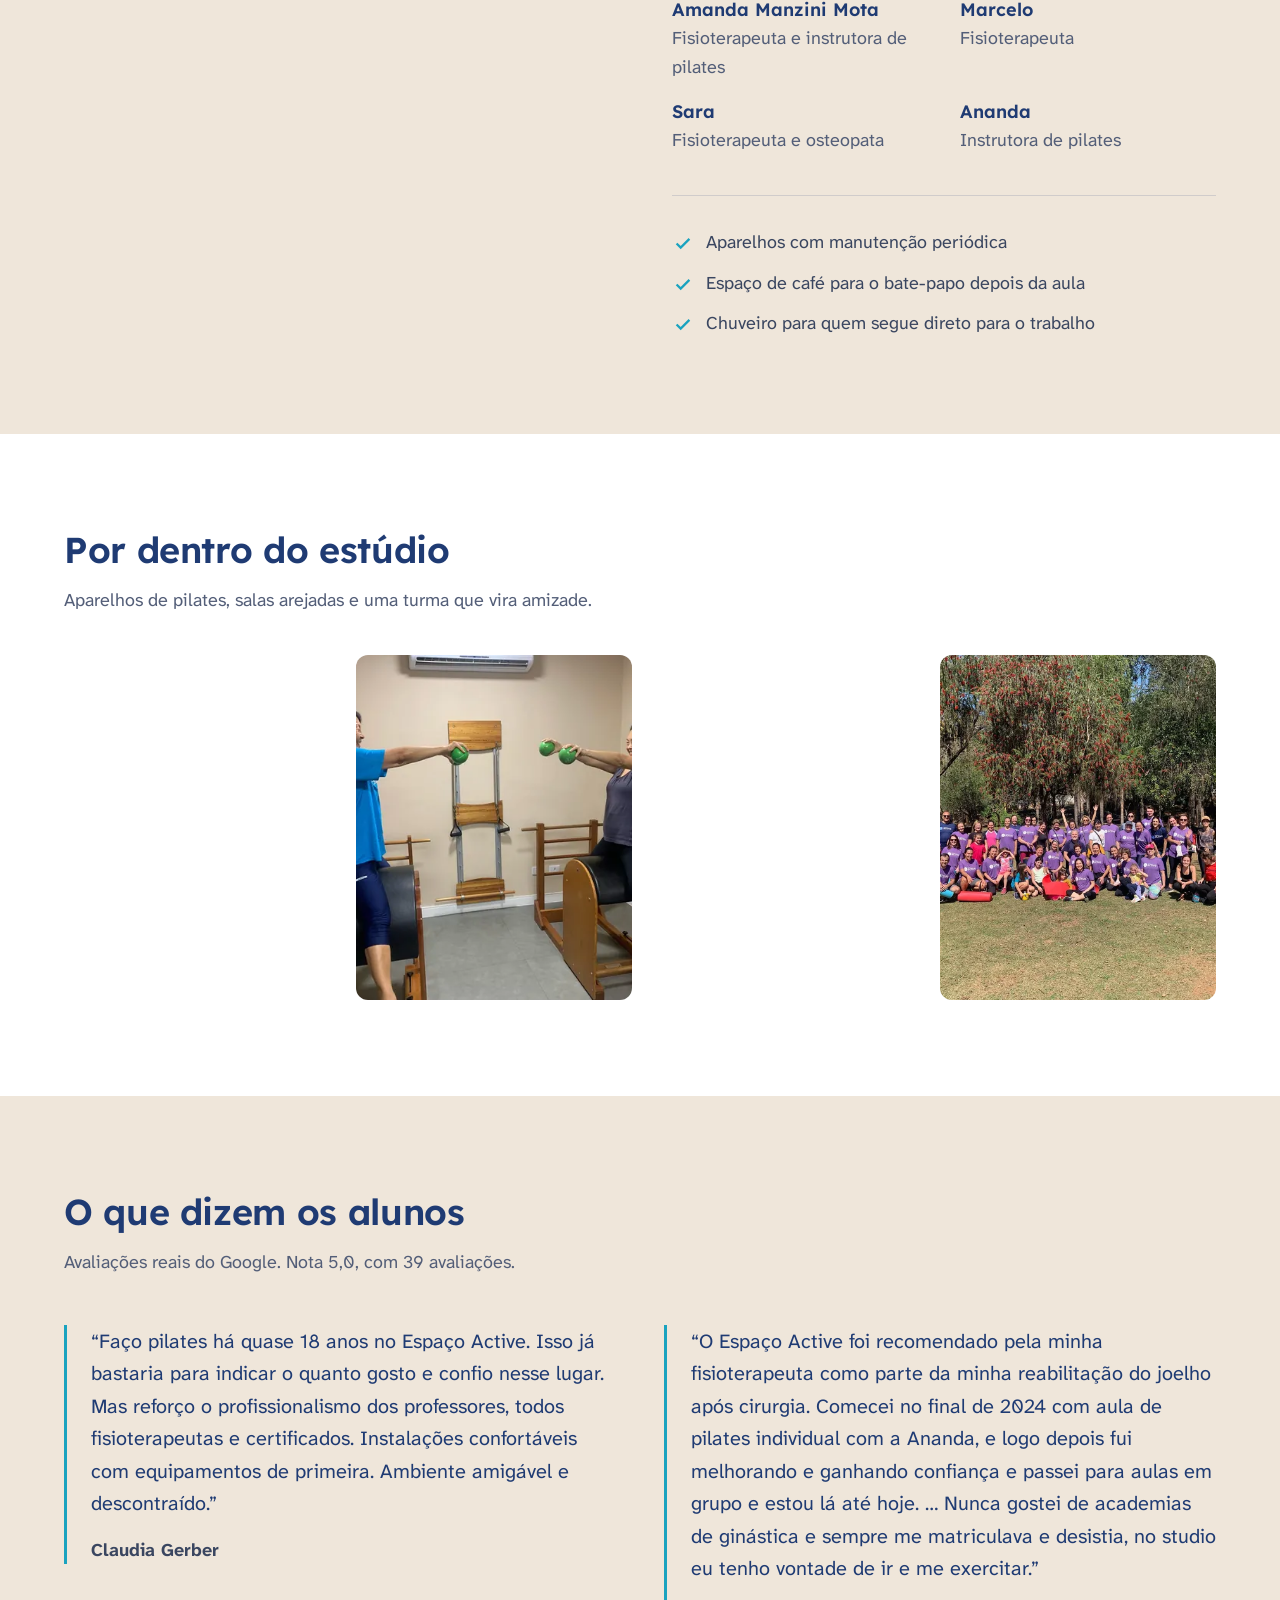
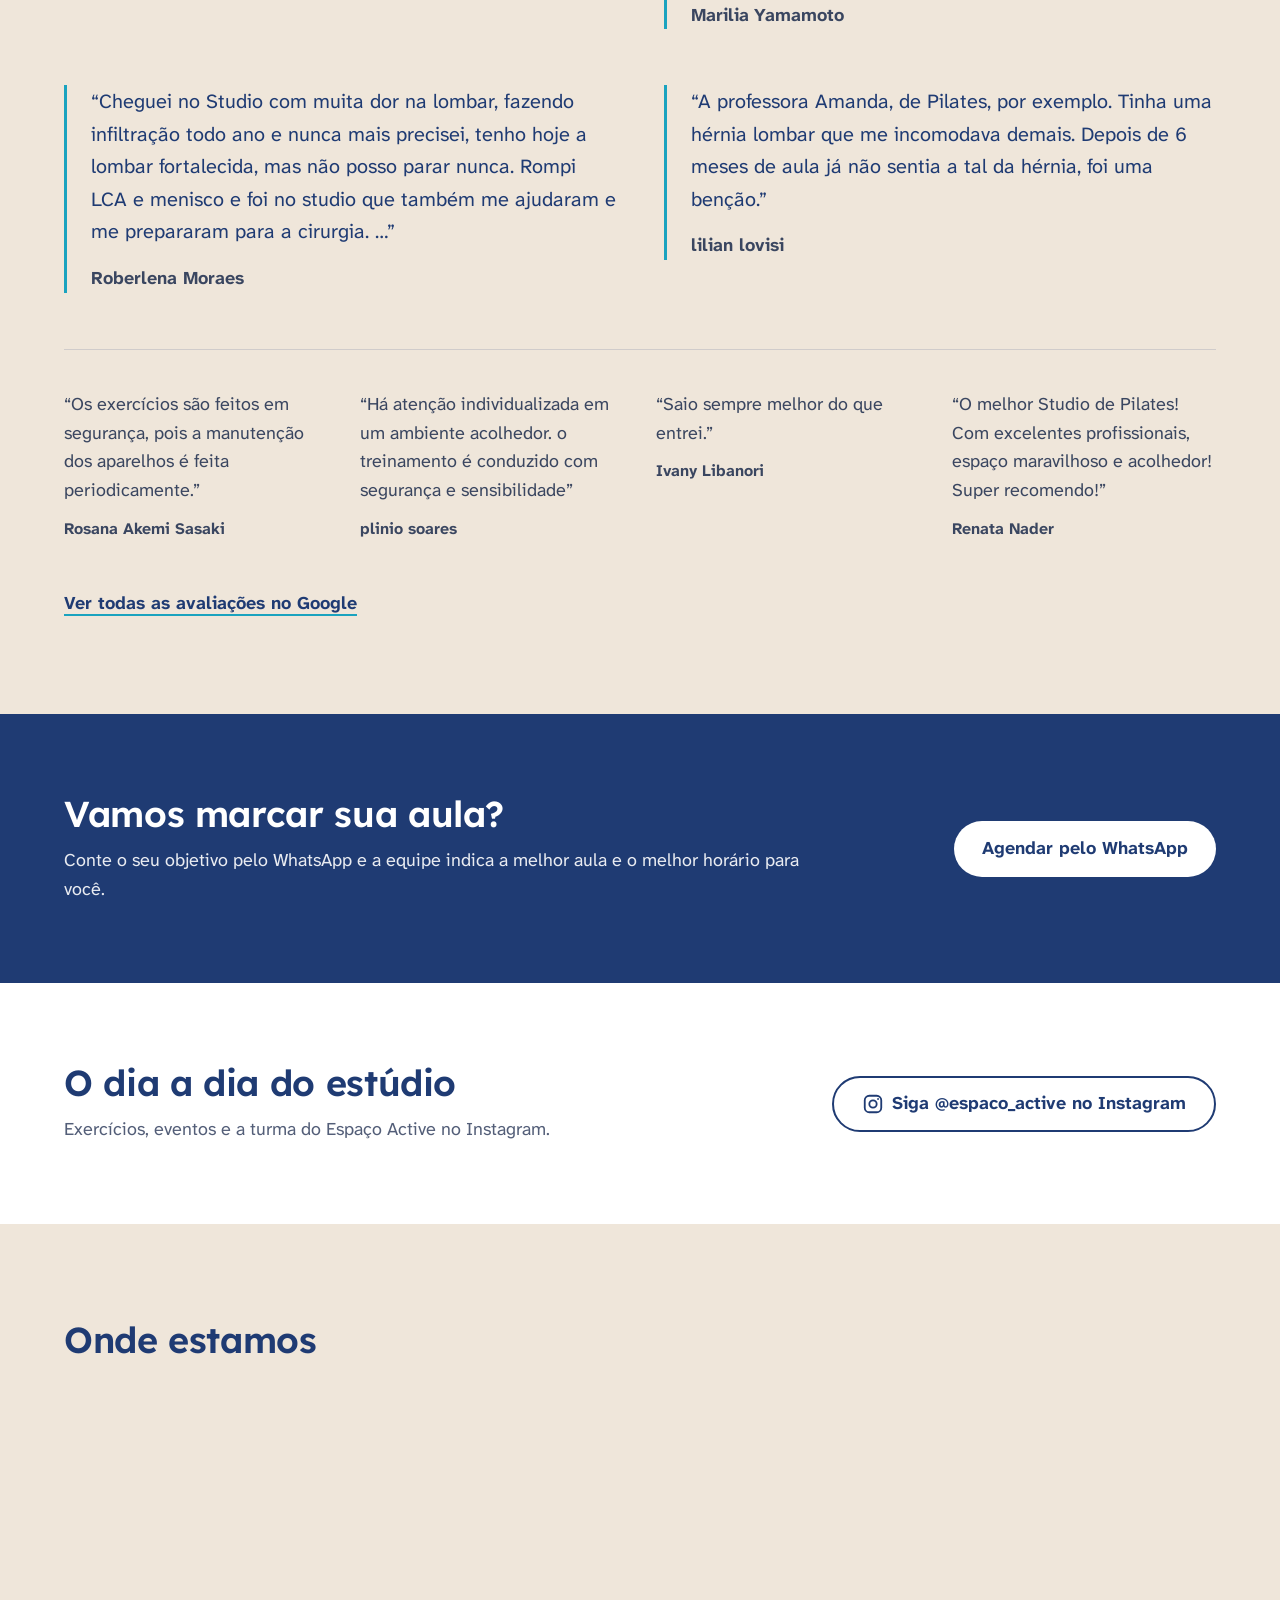
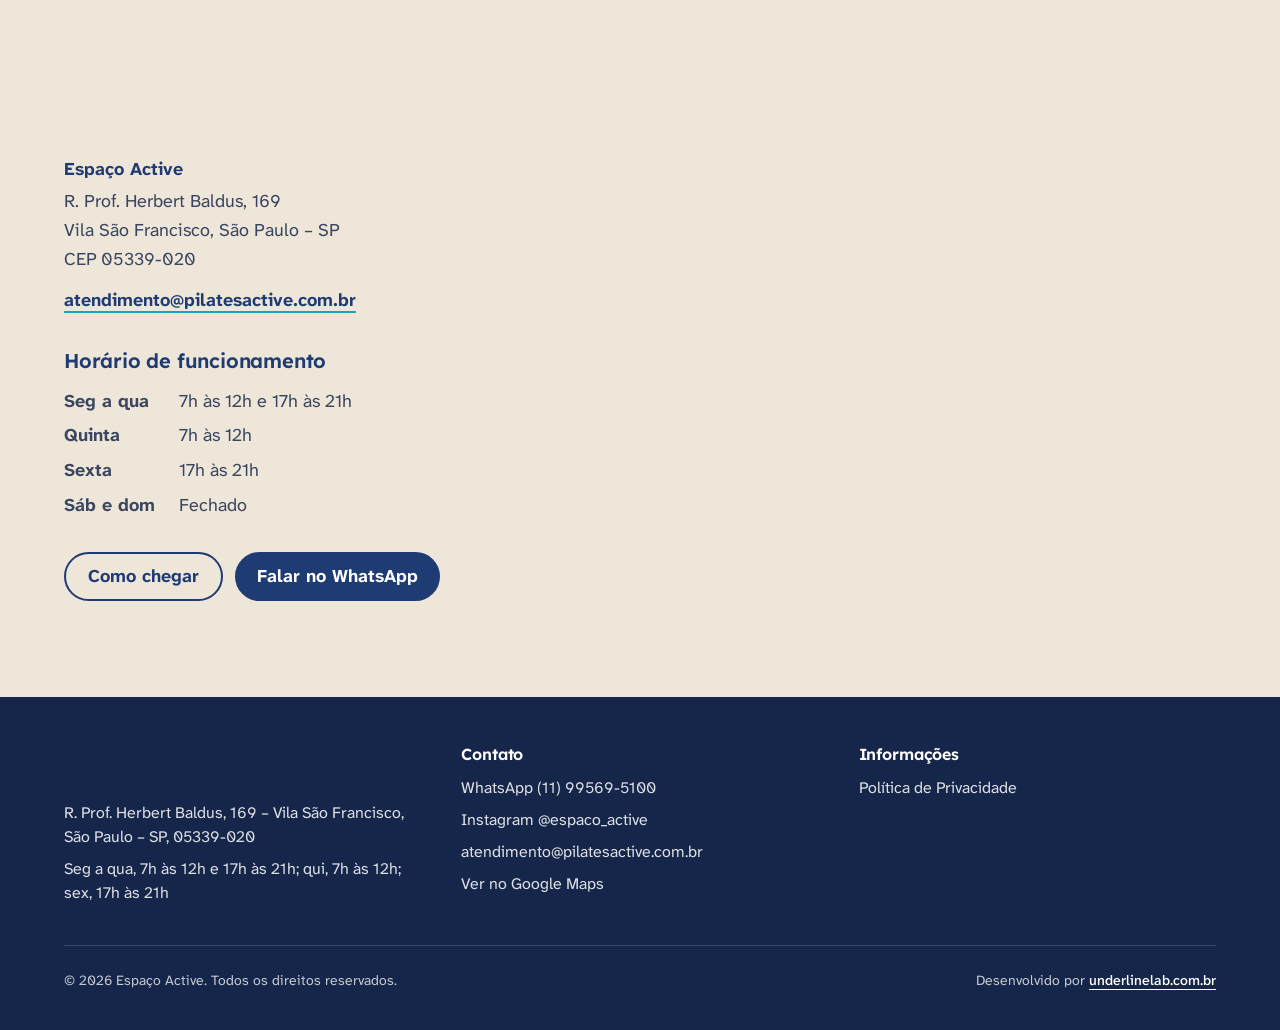
<file: videos/index.html>
<!doctype html>
<html lang="pt-BR">
<head>
  <meta charset="utf-8">
  <meta name="viewport" content="width=device-width, initial-scale=1">
  <!-- REDIRECIONAMENTO -->
  <!-- URL antiga do site anterior (/videos/), mantida para não quebrar links e resultados de busca.
       Se a hospedagem final permitir, o ideal é trocar por redirecionamento 301 no servidor (.htaccess)
       e apagar esta pasta. Não entra no sitemap. -->
  <meta http-equiv="refresh" content="0; url=/#galeria">
  <link rel="canonical" href="https://{{DOMINIO}}/#galeria">
  <meta name="robots" content="noindex">
  <title>Espaço Active</title>
</head>
<body>
  <p>Esta página mudou de endereço. <a href="/#galeria">Ver a galeria do Espaço Active</a>.</p>
</body>
</html>
</file>
